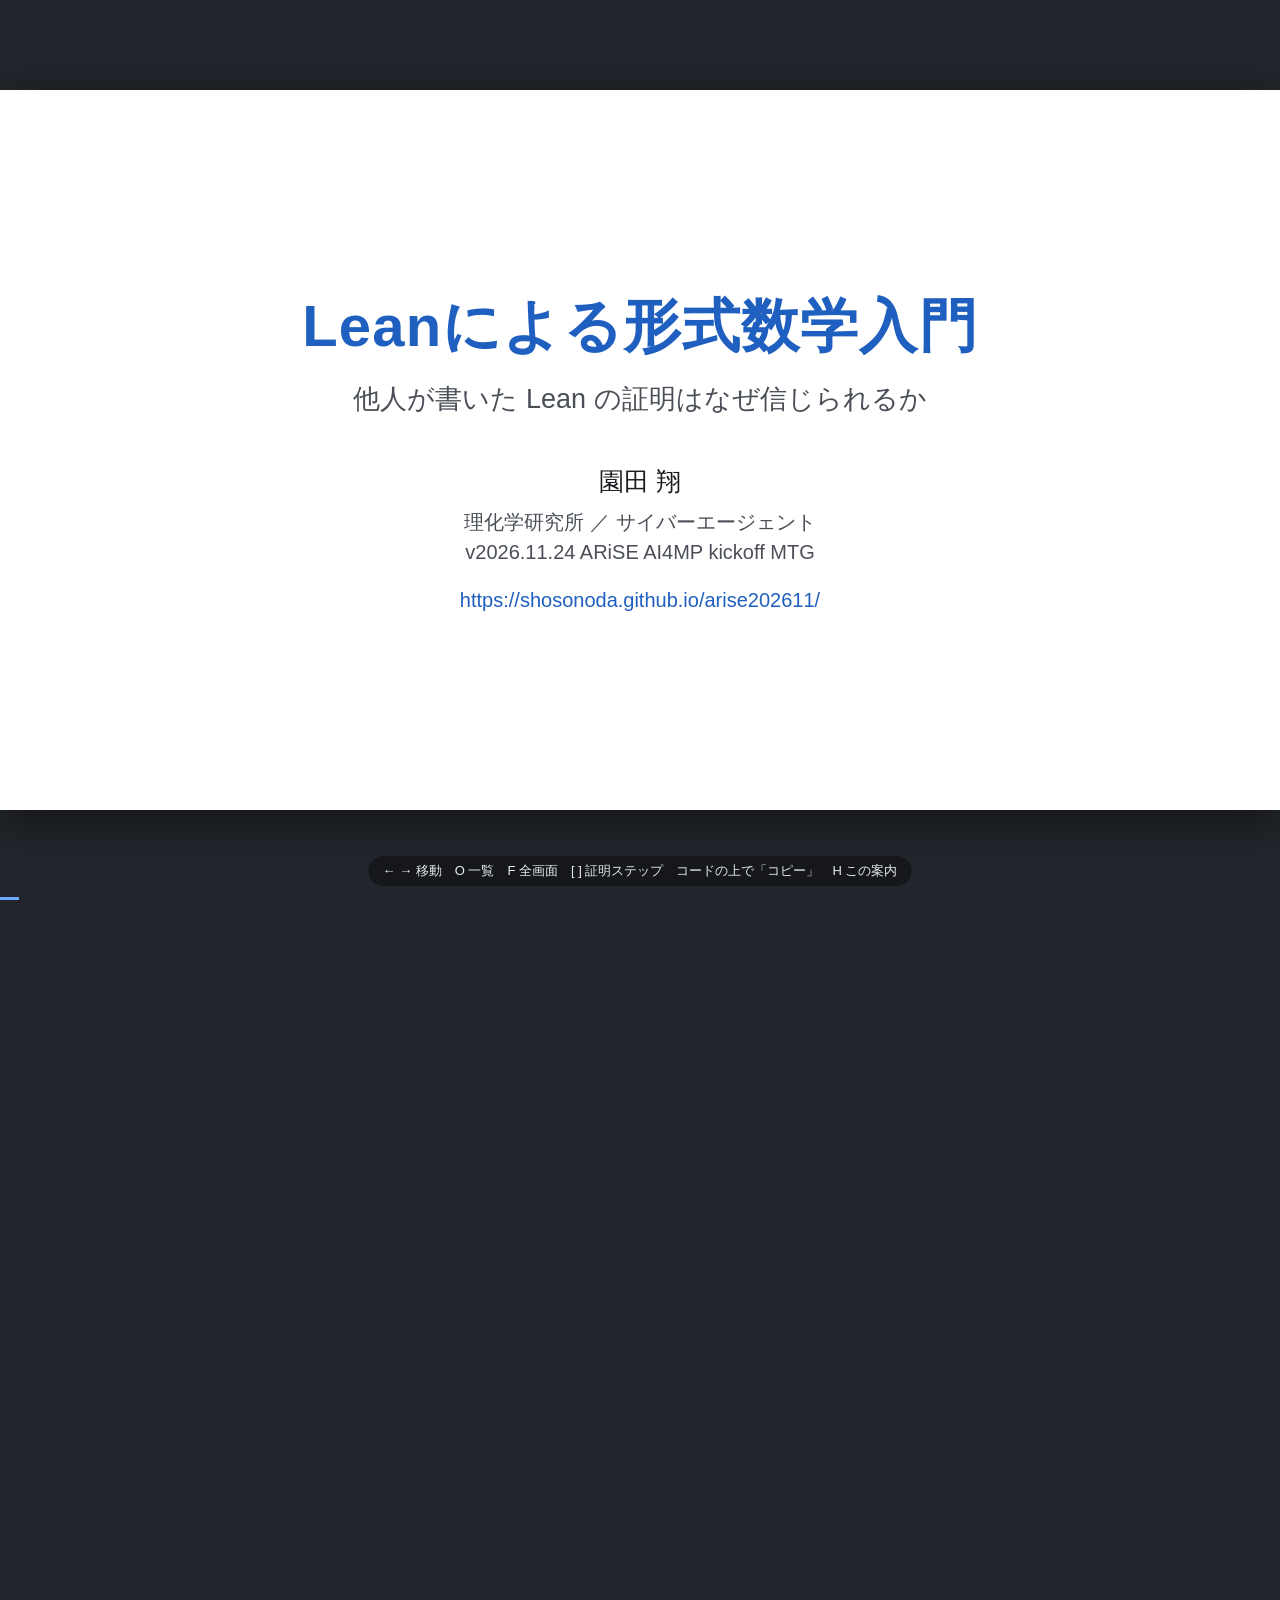
<file: index.html>
<!doctype html>
<html lang="ja">
<head>
<meta charset="utf-8">
<title>Leanによる形式数学入門</title>
<meta http-equiv="refresh" content="0; url=slides/lean-overview-ja.html">
<link rel="canonical" href="slides/lean-overview-ja.html">
</head>
<body>
<p><a href="slides/lean-overview-ja.html">スライド「Leanによる形式数学入門」を開く</a></p>
</body>
</html>
</file>
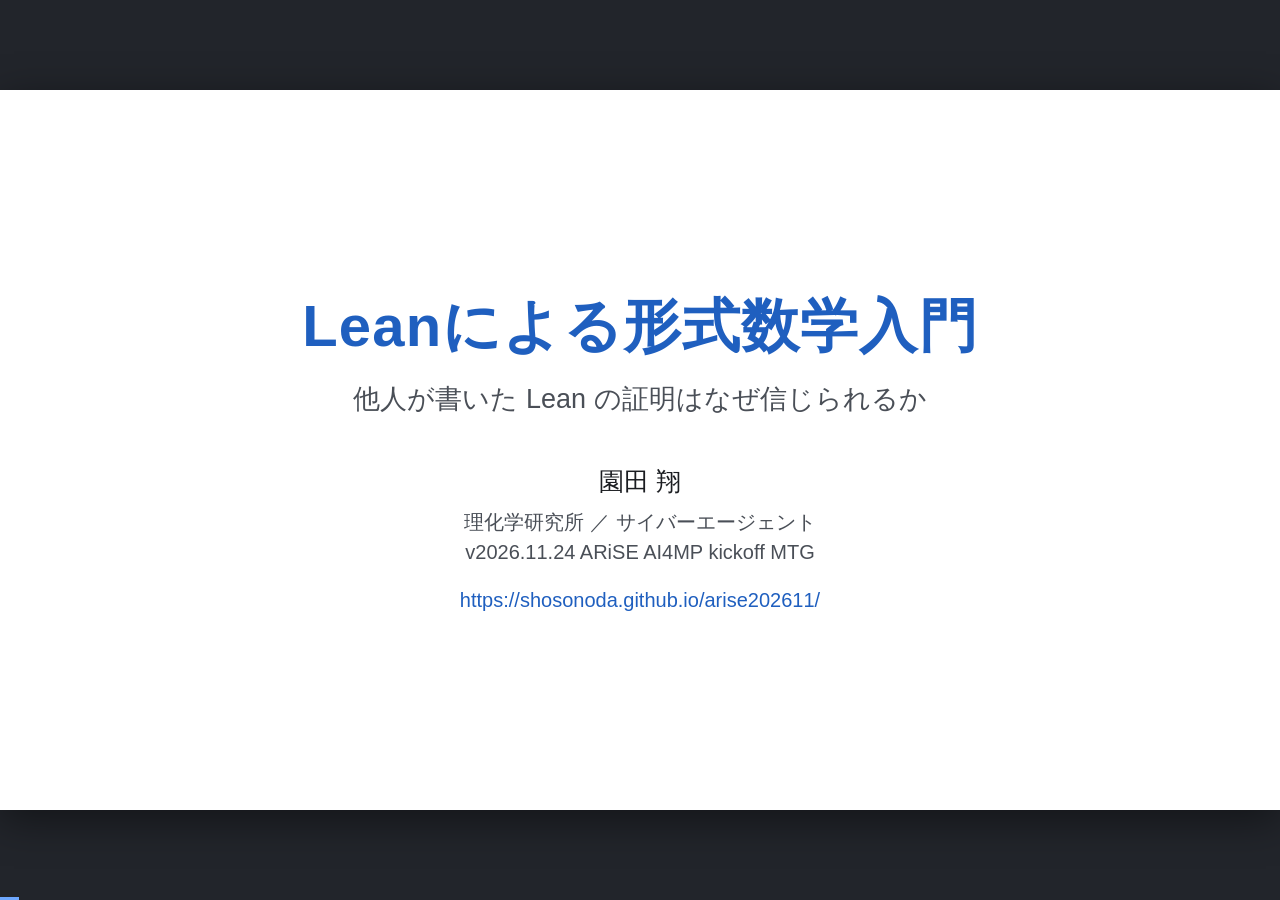
<file: slides/lean-overview-ja.html>
<!doctype html>
<html lang="ja">
<head>
<meta charset="utf-8">
<meta name="viewport" content="width=device-width, initial-scale=1">
<title>Leanによる形式数学入門 — 他人が書いた Lean の証明はなぜ信じられるか</title>
<meta name="author" content="園田 翔">
<link rel="stylesheet" href="deck/katex/katex.min.css">
<link rel="stylesheet" href="deck/deck.css">
<!--
  編集の手引き
  - 1 枚のスライドは <section class="slide"> … </section>．見出しは <h2>．
  - 章の扉は <section class="slide divider">．以降のスライドの左下に章名が出る．
  - 段組は <div class="cols">（c32, c23, c21, c12, c3 などで比率を変える）．
  - コードは <pre><code class="language-lean"> … </code></pre>．読み込み時に色が付く．
    コードの中の < と & は &lt; &amp; と書く．<pre data-hl="2,4-6"> で行を強調．
    文字を小さくするには <pre class="s">, "xs", "xxs"．
    コードブロックには「コピー」ボタンが自動で付く（付けたくないときは <pre data-nocopy>）．
    1 行目が長いブロックでは，文字を隠さないよう，マウスを置いたときだけボタンが出る．
    見出しや文中でも <code class="language-bash">…</code> と書けば色が付く．
  - 数式は $…$ と $$…$$（KaTeX）．数式の中の < は \lt と書く．
  - 証明図は <div class="ptree"> の中に <div class="pt"> を入れ子にして書く（前提の .pt を先に，結論の .f と規則名の .r を後に）．
  - キー操作: ← → 移動，O 一覧（はみ出したスライドに赤い印），F 全画面，[ ] 証明ステップ．
  - PDF にするにはブラウザの印刷（用紙サイズは自動で 16:9）．
  - 表紙の版（v2026.11.23 の形）は，内容を更新したら書き換える．
-->
</head>
<body>
<main class="deck">

<!-- ======================================================================
     表紙
     ====================================================================== -->

<section class="slide title">
  <h1>Leanによる形式数学入門</h1>
  <div class="subtitle">他人が書いた Lean の証明はなぜ信じられるか</div>
  <div class="author">園田 翔</div>
  <div class="affil">理化学研究所 ／ サイバーエージェント</div>
  <div class="date">v2026.11.24 ARiSE AI4MP kickoff MTG</div>
  <div class="url"><a href="https://shosonoda.github.io/arise202611/">https://shosonoda.github.io/arise202611/</a></div>
</section>

<section class="slide">
  <h2>今日の内容</h2>
  <div class="cols c32">
    <div>
      <ol class="small">
        <li><strong>Lean で何ができるか</strong><br>
          <span class="muted">Lean とは，例，対話的な証明，形式化の利点と到達範囲</span></li>
        <li><strong>形式証明の仕組み</strong><br>
          <span class="muted">証明の行間を埋める，自然演繹の推論規則，推論規則だけで書いた証明図</span></li>
        <li><strong>Lean の仕組み</strong><br>
          <span class="muted">型による証明，定理・定義の書き方，タクティク，Lean の内部</span></li>
        <li><strong>なぜ・いつ信頼できるか</strong><br>
          <span class="muted">カーネルと公理，無矛盾性，ジャンク値，<code>lake comparator</code></span></li>
        <li><strong>AI を使わない形式化</strong><br>
          <span class="muted">環境構築，<code>lake new … math</code>，日々の作業，Mathlib の読み方</span></li>
        <li><strong>AI を使った形式化</strong><br>
          <span class="muted">LeanArchitect と Comparator を使うように指示して，待つ</span></li>
        <li><strong>具体例</strong><br>
          <span class="muted">物理数学（正準交換関係，Fourier 変換），制御理論（Lyapunov 関数）</span></li>
        <li><strong>実際の形式化事例</strong><br>
          <span class="muted">Mathlib，Lean Rademacher，Lean Ridgelet，Fermat の最終定理，Navier–Stokes，Physlib，Riemann 予想の検証</span></li>
      </ol>
    </div>
    <div>
      <div class="box key info">
        <h3>この講義の問い</h3>
        <p class="small mb0"><strong>他人（や AI）が書いた Lean の証明を，なぜ・いつ信じてよいのか．</strong></p>
      </div>
      <div class="box plain">
        <h3>持ち帰ってほしいこと</h3>
        <ul class="small mb0">
          <li>形式証明は，証明の行間を<em>推論規則だけ</em>で埋めたもの．検査は機械的な計算（<em>型検査</em>）になる</li>
          <li>信頼すべきものは小さい：<em>カーネル</em>，<em>公理</em>，<em>定理の主張</em></li>
          <li>だから，正しさを確かめるために証明を読む必要はない．人間は「主張が意図どおりか」を読む</li>
        </ul>
      </div>
      <p class="note">Lean を「書ける」ようになるには時間がかかるので，今日は「読める・確かめられる」ことを目標にする．<br>
        スライド中の Lean コードは <strong>Lean 4.36.0 / Mathlib v4.36.0</strong> で動作を確認した（2026-11-23）．各プロジェクトから引用したコードは，それぞれのリポジトリが固定している版のもの．</p>
    </div>
  </div>
</section>

<!-- ======================================================================
     1. Lean で何ができるか
     ====================================================================== -->

<section class="slide divider">
  <div class="num">1</div>
  <h2>Lean で何ができるか</h2>
  <p>定義・定理・証明を書くと，計算機が証明を検査する</p>
</section>

<section class="slide">
  <h2>Lean とは</h2>
  <div class="triad">
    <div class="card">
      <div class="hd">定義</div>
      <div class="sub">プログラムでいう「データ型」</div>
      <p><code>def</code>, <code>structure</code>, <code>inductive</code>, <code>class</code> で数学的対象を定義する</p>
    </div>
    <div class="card">
      <div class="hd">定理</div>
      <div class="sub">プログラムでいう「仕様」</div>
      <p>命題論理・述語論理を使って，主張（仮定と結論）を書く</p>
    </div>
    <div class="card">
      <div class="hd">証明</div>
      <div class="sub">プログラムでいう「実装」</div>
      <p>三段論法，場合分け，帰納法，背理法などの推論を 1 ステップずつ書く</p>
    </div>
  </div>
  <div class="box info center"><strong>計算機が「実装（証明）が仕様（定理）を満たすこと」を検査する．</strong></div>
  <div class="cols mt">
    <ul>
      <li><strong>Lean 4</strong>：プログラミング言語であり，対話型の定理証明支援系<br>
        <span class="small muted">L. de Moura らが開発．2023 年から Lean FRO が開発を担う</span></li>
      <li>論理は<strong>依存型理論</strong><span class="small muted">（型の中に値が現れてよい型理論）</span></li>
    </ul>
    <ul>
      <li><strong>Mathlib</strong>：コミュニティが育てている数学ライブラリ<br>
        <span class="small muted">代数，解析，測度論，確率論，位相，…</span></li>
      <li>他の証明支援系：Rocq (Coq)，Isabelle/HOL，HOL Light，Agda，Mizar，Metamath など<br>
        <span class="small muted">論理の土台（依存型理論，高階論理，集合論）が異なる</span></li>
    </ul>
  </div>
</section>

<section class="slide">
  <h2>例：6 は偶数である</h2>
  <div class="cols c32">
    <div>
<pre class="l"><code class="language-lean">import Mathlib

/-- 定義：自然数 n が偶数であるとは，
    ある自然数 k が存在して n = 2 * k と書けること． -/
def IsEven (n : ℕ) : Prop :=
  ∃ k : ℕ, n = 2 * k

/-- 定理：6 は偶数である． -/
theorem six_is_even : IsEven 6 := by
  -- 主張：6 = 2 * 3
  have six_eq : 6 = 2 * 3 := by decide
  -- 3 が IsEven 6 の証拠である
  exact ⟨3, six_eq⟩

/-- 同じ定理．証拠 3 を渡す（残りは rfl で閉じる）． -/
theorem six_is_even' : IsEven 6 := by
  use 3</code></pre>
    </div>
    <div>
      <h3 class="rule">読み方</h3>
      <ul class="small">
        <li><code>IsEven</code> は，自然数を受け取って<strong>命題</strong>を返す関数（述語）</li>
        <li><code>def</code> が<strong>定義</strong>，<code>theorem</code> が<strong>定理</strong>，<code>:=</code> の後が<strong>証明</strong><span class="muted">（書き方は第 3 部）</span></li>
        <li><code>by</code> の後は<strong>タクティク</strong>（証明の 1 ステップ）の列</li>
        <li><code>⟨3, six_eq⟩</code> は「証拠 3」と「3 が条件を満たすことの証明」の組</li>
        <li><code>decide</code> は，計算で真偽を判定する．<code>use 3</code> は証拠 3 を渡す<span class="muted">（残りが <code>rfl</code> で済めば，そこで閉じる）</span></li>
      </ul>
      <div class="box plain small">
        ブラウザで試せる：<a href="https://live.lean-lang.org/">live.lean-lang.org</a><br>
        <span class="muted">左のコードの「コピー」を押して，貼り付けるだけで動く</span>
      </div>
    </div>
  </div>
</section>

<section class="slide">
  <h2>対話的に証明する</h2>
  <div class="stepper" data-start="0">
<pre class="l"><code class="language-lean">def IsEven (n : ℕ) : Prop :=
  ∃ k : ℕ, n = 2 * k

theorem six_is_even : IsEven 6 := by
  have six_eq : 6 = 2 * 3 := by decide
  exact ⟨3, six_eq⟩</code></pre>
    <div class="infoview">
      <div class="state" data-line="4" data-cap="by の直後：示すべきこと（ゴール）が 1 つある">
<pre><code class="language-goal">⊢ IsEven 6</code></pre>
        <p>まだ仮定はない．</p>
      </div>
      <div class="state" data-line="5" data-cap="have … の後：仮定が 1 つ増えた">
<pre><code class="language-goal">six_eq : 6 = 2 * 3
⊢ IsEven 6</code></pre>
        <p>補題 <code>six_eq</code> が使えるようになった．ゴールは同じ．</p>
      </div>
      <div class="state" data-line="6" data-cap="exact … の後：証明終わり">
<pre><code class="language-goal">No goals</code></pre>
        <p>ゴールがすべて閉じた．</p>
      </div>
    </div>
  </div>
  <div class="cols c32 mt2">
    <div>
      <ul>
        <li>エディタ（VS Code）の右側 <strong>Infoview</strong> に，カーソル位置での<strong>ゴール</strong>が表示される</li>
        <li><code>⊢</code> の上：いま使える変数と仮定（<strong>ローカルコンテキスト</strong> $\Gamma$）<br>
            <code>⊢</code> の下：これから示すこと</li>
        <li>タクティクを 1 行書くたびに，ゴールが書き換わる</li>
      </ul>
      <p class="note">上の図は Infoview の表示を再現したもの．コードの行をクリックするか，◀ ▶（キーボードでは <code>[</code> <code>]</code>）で進められる．</p>
    </div>
    <figure>
      <img src="../assets/lean4web.png" alt="lean4web の画面" style="width: 100%;">
      <figcaption>ブラウザ環境 lean4web での実行例（右が Infoview）</figcaption>
    </figure>
  </div>
</section>

<section class="slide">
  <h2>形式化できると何が嬉しいか</h2>
  <div class="cols c56">
    <div>
      <ul>
        <li>定理の<strong>主張</strong>（仮定と結論）が曖昧さなく定まる</li>
        <li>証明の正しさを<strong>機械的に検証</strong>できる</li>
        <li>知識を<strong>再利用できる形</strong>で蓄積できる<span class="small muted">　例：Mathlib</span></li>
        <li>証明の構造が見える<span class="small muted">　例：blueprint，依存グラフ</span></li>
        <li>証明を整理する過程で，<strong>隠れた仮定</strong>や<strong>より強い主張</strong>が見つかる</li>
        <li><strong>AI の検証器</strong>になる：AI が 1 人で試行錯誤でき，誤った証明は通らない</li>
      </ul>
      <div class="box plain small">
        物理・工学の文脈では：「この式変形はどの仮定の下で正しいのか」
        「この近似はどこで入ったのか」を，計算機が追跡してくれる．
      </div>
    </div>
    <div>
      <figure>
        <img src="../assets/dependency-graph-sec03.png" alt="blueprint の依存グラフ"
             style="width: 100%; aspect-ratio: 2072 / 960; object-fit: cover; object-position: bottom;">
        <figcaption>依存グラフ：定義と定理がノード，「どれを使って示したか」が辺．色は進み具合</figcaption>
      </figure>
      <figure class="mt">
        <img src="../assets/ridgelet-blueprint.png" alt="Lean Ridgelet の blueprint"
             style="height: 204px; aspect-ratio: 820 / 505; object-fit: cover; object-position: top;">
        <figcaption>blueprint（Lean Ridgelet）：定義の LaTeX 表記と Lean コードが並ぶ</figcaption>
      </figure>
    </div>
  </div>
</section>

<section class="slide">
  <h2>どこまで形式化できるか</h2>
  <div class="cols c21">
    <div>
      <ul>
        <li>現代の（典型的な）数学は記述できる
          <ul class="small">
            <li>依存型理論：<strong>Lean</strong>，Rocq (Coq)，Agda</li>
            <li>高階論理：Isabelle/HOL，HOL Light</li>
            <li>集合論：Mizar，Metamath</li>
          </ul>
        </li>
        <li>数学ライブラリ
          <ul class="small">
            <li><strong>Mathlib</strong> (Lean)：代数，位相，解析，確率，幾何，組合せ論，論理，…</li>
            <li>MathComp (Rocq)，AFP (Isabelle)，MML (Mizar)</li>
          </ul>
        </li>
        <li>Mathlib の外（Lean）
          <ul class="small">
            <li><strong>Reservoir</strong>：Lean パッケージの索引</li>
            <li>CSLib（計算機科学），<strong>Physlib</strong>（物理学），StatMLlib（統計・機械学習）</li>
            <li>Formal Conjectures（Google DeepMind）：未解決問題を Lean の主張として集めたもの</li>
          </ul>
        </li>
        <li>国内の事例：Lean Rademacher（統計的学習理論），Lean Quantum（量子情報），Lean Ridgelet（関数解析），Leray–Hopf 対訳ノート（微分方程式），測度論と積分，東大数学 2026</li>
      </ul>
    </div>
    <figure>
      <img src="../assets/mathlib-overview.png" alt="Mathlib overview" style="max-height: 530px;">
      <figcaption>Mathlib overview</figcaption>
    </figure>
  </div>
</section>

<!-- ======================================================================
     2. 形式証明の仕組み
     ====================================================================== -->

<section class="slide divider">
  <div class="num">2</div>
  <h2>形式証明の仕組み</h2>
  <p>証明の行間を，推論規則だけで埋める．原理的には，紙と鉛筆でできる</p>
</section>

<section class="slide">
  <h2>形式証明とは：証明の「行間」を埋める方法</h2>
  <div class="cols">
    <div>
      <div class="box plain">
        <h3>ふつうの証明（教科書・論文）</h3>
        <p class="small mb0"><strong>命題．</strong>偶数と偶数の和は偶数である．<br>
          <strong>証明．</strong>$m = 2a$，$n = 2b$ <span class="gapword">と書ける</span>．<span class="gapword">すると</span> $m + n = 2(a + b)$．<span class="gapword">よって</span> $m + n$ は偶数．$\blacksquare$</p>
      </div>
      <ul class="small">
        <li>色を付けた言葉の裏に，書かれていない推論がある（<strong>行間</strong>）．「明らかに」「同様に」「計算すると」も同じ</li>
        <li>行間が正しく埋まるかどうかの判断は，読者（査読者）に委ねられている</li>
      </ul>
    </div>
    <div>
      <div class="box info">
        <h3>形式証明</h3>
        <p class="small mb0"><strong>主張</strong>と<strong>公理</strong>（および定義，すでに示した定理）を，あらかじめ決めた<strong>推論規則だけ</strong>でつないだもの．行間が 1 つも残っていない証明．</p>
      </div>
      <ul class="small">
        <li>推論規則は，十数個の決まった型<span class="muted">（次ページ：<strong>自然演繹</strong>）</span></li>
        <li>各ステップで「どの規則を，どこに使ったか」まで書く．</li>
      </ul>
    </div>
  </div>
  <svg viewBox="0 0 1168 188" role="img" aria-label="ふつうの証明の行間と，形式証明での推論規則の列" style="width: 100%; margin: 2px 0 8px 0;">
  <defs><marker id="ga" viewBox="0 0 10 10" refX="9" refY="5" markerWidth="6" markerHeight="6" orient="auto"><path d="M0,0 L10,5 L0,10 z" fill="#1f5fbf"/></marker><marker id="gb" viewBox="0 0 10 10" refX="9" refY="5" markerWidth="7" markerHeight="7" orient="auto"><path d="M0,0 L10,5 L0,10 z" fill="#b98400"/></marker></defs>
  <text class="t-body" x="0" y="63" font-size="16" font-weight="700" fill="#1b1d21">ふつうの証明</text>
  <text class="t-body" x="0" y="155" font-size="16" font-weight="700" fill="#1f5fbf">形式証明</text>
  <line x1="190" y1="70" x2="190" y2="138" stroke="#d9dde3" stroke-width="1.5" stroke-dasharray="3 4"/>
  <line x1="490" y1="70" x2="490" y2="138" stroke="#d9dde3" stroke-width="1.5" stroke-dasharray="3 4"/>
  <line x1="790" y1="70" x2="790" y2="138" stroke="#d9dde3" stroke-width="1.5" stroke-dasharray="3 4"/>
  <line x1="1090" y1="70" x2="1090" y2="138" stroke="#d9dde3" stroke-width="1.5" stroke-dasharray="3 4"/>
  <path d="M202,58 Q340.0,14 477,55" fill="none" stroke="#b98400" stroke-width="2.2" stroke-dasharray="7 6" marker-end="url(#gb)"/>
  <rect x="294.0" y="13" width="92" height="24" rx="4" fill="#fff3c4" stroke="#e0a800"/>
  <text class="t-body" x="340.0" y="30" font-size="14.5" text-anchor="middle" fill="#1b1d21">「と書ける」</text>
  <path d="M502,58 Q640.0,14 777,55" fill="none" stroke="#b98400" stroke-width="2.2" stroke-dasharray="7 6" marker-end="url(#gb)"/>
  <rect x="594.0" y="13" width="92" height="24" rx="4" fill="#fff3c4" stroke="#e0a800"/>
  <text class="t-body" x="640.0" y="30" font-size="14.5" text-anchor="middle" fill="#1b1d21">「すると」</text>
  <path d="M802,58 Q940.0,14 1077,55" fill="none" stroke="#b98400" stroke-width="2.2" stroke-dasharray="7 6" marker-end="url(#gb)"/>
  <rect x="894.0" y="13" width="92" height="24" rx="4" fill="#fff3c4" stroke="#e0a800"/>
  <text class="t-body" x="940.0" y="30" font-size="14.5" text-anchor="middle" fill="#1b1d21">「よって」</text>
  <circle cx="190" cy="58" r="8" fill="#4a4f57"/>
  <text class="t-body halo" x="190" y="88" font-size="14.5" text-anchor="middle" fill="#1b1d21">m，n は偶数</text>
  <circle cx="490" cy="58" r="8" fill="#4a4f57"/>
  <text class="t-body halo" x="490" y="88" font-size="14.5" text-anchor="middle" fill="#1b1d21">m = 2a，n = 2b</text>
  <circle cx="790" cy="58" r="8" fill="#4a4f57"/>
  <text class="t-body halo" x="790" y="88" font-size="14.5" text-anchor="middle" fill="#1b1d21">m + n = 2(a + b)</text>
  <circle cx="1090" cy="58" r="8" fill="#4a4f57"/>
  <text class="t-body halo" x="1090" y="88" font-size="14.5" text-anchor="middle" fill="#1b1d21">m + n は偶数</text>
  <line x1="200.0" y1="150" x2="243.0" y2="150" stroke="#1f5fbf" stroke-width="2" marker-end="url(#ga)"/>
  <text class="t-body" x="220.0" y="141" font-size="11.5" text-anchor="middle" fill="#1f5fbf">定義</text>
  <circle cx="250.0" cy="150" r="3.5" fill="#fff" stroke="#1f5fbf" stroke-width="1.6"/>
  <line x1="256.0" y1="150" x2="303.0" y2="150" stroke="#1f5fbf" stroke-width="2" marker-end="url(#ga)"/>
  <text class="t-body" x="280.0" y="141" font-size="11.5" text-anchor="middle" fill="#1f5fbf">∃ 除去</text>
  <circle cx="310.0" cy="150" r="3.5" fill="#fff" stroke="#1f5fbf" stroke-width="1.6"/>
  <line x1="316.0" y1="150" x2="363.0" y2="150" stroke="#1f5fbf" stroke-width="2" marker-end="url(#ga)"/>
  <text class="t-body" x="340.0" y="141" font-size="11.5" text-anchor="middle" fill="#1f5fbf">∃ 除去</text>
  <circle cx="370.0" cy="150" r="3.5" fill="#fff" stroke="#1f5fbf" stroke-width="1.6"/>
  <line x1="376.0" y1="150" x2="423.0" y2="150" stroke="#1f5fbf" stroke-width="2" marker-end="url(#ga)"/>
  <text class="t-body" x="400.0" y="141" font-size="11.5" text-anchor="middle" fill="#1f5fbf">＝ 導入</text>
  <circle cx="430.0" cy="150" r="3.5" fill="#fff" stroke="#1f5fbf" stroke-width="1.6"/>
  <line x1="436.0" y1="150" x2="479.0" y2="150" stroke="#1f5fbf" stroke-width="2" marker-end="url(#ga)"/>
  <text class="t-body" x="460.0" y="141" font-size="11.5" text-anchor="middle" fill="#1f5fbf">＝ 除去</text>
  <line x1="500.0" y1="150" x2="543.0" y2="150" stroke="#1f5fbf" stroke-width="2" marker-end="url(#ga)"/>
  <text class="t-body" x="520.0" y="141" font-size="11.5" text-anchor="middle" fill="#1f5fbf">＝ 除去</text>
  <circle cx="550.0" cy="150" r="3.5" fill="#fff" stroke="#1f5fbf" stroke-width="1.6"/>
  <line x1="556.0" y1="150" x2="603.0" y2="150" stroke="#1f5fbf" stroke-width="2" marker-end="url(#ga)"/>
  <text class="t-body" x="580.0" y="141" font-size="11.5" text-anchor="middle" fill="#1f5fbf">公理</text>
  <circle cx="610.0" cy="150" r="3.5" fill="#fff" stroke="#1f5fbf" stroke-width="1.6"/>
  <line x1="616.0" y1="150" x2="663.0" y2="150" stroke="#1f5fbf" stroke-width="2" marker-end="url(#ga)"/>
  <text class="t-body" x="640.0" y="141" font-size="11.5" text-anchor="middle" fill="#1f5fbf">∀ 除去</text>
  <circle cx="670.0" cy="150" r="3.5" fill="#fff" stroke="#1f5fbf" stroke-width="1.6"/>
  <line x1="676.0" y1="150" x2="723.0" y2="150" stroke="#1f5fbf" stroke-width="2" marker-end="url(#ga)"/>
  <text class="t-body" x="700.0" y="141" font-size="11.5" text-anchor="middle" fill="#1f5fbf">＝ 除去</text>
  <circle cx="730.0" cy="150" r="3.5" fill="#fff" stroke="#1f5fbf" stroke-width="1.6"/>
  <line x1="736.0" y1="150" x2="779.0" y2="150" stroke="#1f5fbf" stroke-width="2" marker-end="url(#ga)"/>
  <text class="t-body" x="760.0" y="141" font-size="11.5" text-anchor="middle" fill="#1f5fbf">＝ 除去</text>
  <line x1="800.0" y1="150" x2="843.0" y2="150" stroke="#1f5fbf" stroke-width="2" marker-end="url(#ga)"/>
  <text class="t-body" x="820.0" y="141" font-size="11.5" text-anchor="middle" fill="#1f5fbf">∃ 導入</text>
  <circle cx="850.0" cy="150" r="3.5" fill="#fff" stroke="#1f5fbf" stroke-width="1.6"/>
  <line x1="856.0" y1="150" x2="903.0" y2="150" stroke="#1f5fbf" stroke-width="2" marker-end="url(#ga)"/>
  <text class="t-body" x="880.0" y="141" font-size="11.5" text-anchor="middle" fill="#1f5fbf">∃ 除去</text>
  <circle cx="910.0" cy="150" r="3.5" fill="#fff" stroke="#1f5fbf" stroke-width="1.6"/>
  <line x1="916.0" y1="150" x2="963.0" y2="150" stroke="#1f5fbf" stroke-width="2" marker-end="url(#ga)"/>
  <text class="t-body" x="940.0" y="141" font-size="11.5" text-anchor="middle" fill="#1f5fbf">∃ 除去</text>
  <circle cx="970.0" cy="150" r="3.5" fill="#fff" stroke="#1f5fbf" stroke-width="1.6"/>
  <line x1="976.0" y1="150" x2="1023.0" y2="150" stroke="#1f5fbf" stroke-width="2" marker-end="url(#ga)"/>
  <text class="t-body" x="1000.0" y="141" font-size="11.5" text-anchor="middle" fill="#1f5fbf">→ 導入</text>
  <circle cx="1030.0" cy="150" r="3.5" fill="#fff" stroke="#1f5fbf" stroke-width="1.6"/>
  <line x1="1036.0" y1="150" x2="1079.0" y2="150" stroke="#1f5fbf" stroke-width="2" marker-end="url(#ga)"/>
  <text class="t-body" x="1060.0" y="141" font-size="11.5" text-anchor="middle" fill="#1f5fbf">∀ 導入</text>
  <circle cx="190" cy="150" r="8" fill="#1f5fbf"/>
  <circle cx="490" cy="150" r="8" fill="#1f5fbf"/>
  <circle cx="790" cy="150" r="8" fill="#1f5fbf"/>
  <circle cx="1090" cy="150" r="8" fill="#1f5fbf"/>
  <text class="t-body" x="640.0" y="180" font-size="13.5" text-anchor="middle" fill="#4a4f57">矢印 1 本が，推論規則 1 回の適用．規則の形に合っているかどうかは，機械的に確かめられる</text>
  </svg>
  <div class="box key info center small"><strong>形式化 ＝ 行間をすべて，推論規則の適用に置き換えること．</strong>
    数学の内容は変わらない．同じ証明を，機械的に検査できる細かさまで書き下す．</div>
</section>

<section class="slide">
  <h2>自然演繹の推論規則 (1)：命題論理</h2>
  <p class="small">$\Gamma \vdash P$ は「仮定 $\Gamma$ のもとで $P$ が導ける」と読む（Infoview の <code>⊢</code> と同じ）．横線の上が前提，下が結論．<strong>導入</strong>は示し方，<strong>除去</strong>は使い方．</p>
  <table class="full rules tight">
    <thead><tr><th></th><th>規則</th><th>図式</th><th>数学での言い回し（例）</th></tr></thead>
    <tbody>
      <tr><td class="sym" rowspan="2">$\to$</td><td class="nm">$\to$ 導入</td>
        <td class="fig">$\dfrac{\Gamma,\ P \vdash Q}{\Gamma \vdash P \to Q}$</td>
        <td>「$n$ は偶数と<strong>仮定する</strong>．…ゆえに $n^2$ は偶数」で，「偶数の 2 乗は偶数」を示す</td></tr>
      <tr class="sep"><td class="nm">$\to$ 除去<small>三段論法</small></td>
        <td class="fig">$\dfrac{\Gamma \vdash P \to Q \quad \Gamma \vdash P}{\Gamma \vdash Q}$</td>
        <td>「微分可能ならば連続である．$f$ は微分可能である．<strong>ゆえに</strong> $f$ は連続である」</td></tr>
      <tr><td class="sym" rowspan="2">$\land$</td><td class="nm">$\land$ 導入</td>
        <td class="fig">$\dfrac{\Gamma \vdash P \quad \Gamma \vdash Q}{\Gamma \vdash P \land Q}$</td>
        <td>「$f$ は単射<strong>かつ</strong>全射」を示すには，単射性と全射性をそれぞれ示す</td></tr>
      <tr class="sep"><td class="nm">$\land$ 除去</td>
        <td class="fig">$\dfrac{\Gamma \vdash P \land Q}{\Gamma \vdash P}\quad \dfrac{\Gamma \vdash P \land Q}{\Gamma \vdash Q}$</td>
        <td>「$f$ は全単射である．<strong>特に</strong>単射である」</td></tr>
      <tr><td class="sym" rowspan="2">$\lor$</td><td class="nm">$\lor$ 導入</td>
        <td class="fig">$\dfrac{\Gamma \vdash P}{\Gamma \vdash P \lor Q}\quad \dfrac{\Gamma \vdash Q}{\Gamma \vdash P \lor Q}$</td>
        <td>「$x &gt; 0$ である．<strong>したがって</strong> $x \ge 0$（$x &gt; 0$ または $x = 0$）である」</td></tr>
      <tr class="sep"><td class="nm">$\lor$ 除去<small>場合分け</small></td>
        <td class="fig">$\dfrac{\Gamma \vdash P \lor Q \quad \Gamma,\ P \vdash R \quad \Gamma,\ Q \vdash R}{\Gamma \vdash R}$</td>
        <td>「$x \ge 0$ の<strong>とき</strong>…．$x &lt; 0$ の<strong>とき</strong>…．<strong>いずれの場合も</strong> $|x| \ge x$」</td></tr>
      <tr><td class="sym" rowspan="2">$\lnot$</td><td class="nm">$\lnot$ 導入</td>
        <td class="fig">$\dfrac{\Gamma,\ P \vdash \bot}{\Gamma \vdash \lnot P}$</td>
        <td>「$\sqrt2$ が有理数であると仮定すると<strong>矛盾する</strong>．ゆえに $\sqrt2$ は有理数でない」</td></tr>
      <tr class="sep"><td class="nm">矛盾<small>$\lnot$ 除去，$\bot$ 除去</small></td>
        <td class="fig">$\dfrac{\Gamma \vdash P \quad \Gamma \vdash \lnot P}{\Gamma \vdash \bot}\quad \dfrac{\Gamma \vdash \bot}{\Gamma \vdash Q}$</td>
        <td>「これは仮定に<strong>矛盾する</strong>」．矛盾（$\bot$）からは，どんな命題も導ける（<strong>爆発律</strong>）．<br>
          爆発律は，直観主義論理でも採用する</td></tr>
      <tr><td class="sym"></td><td class="nm">古典論理<small>どれか 1 つを加える</small></td>
        <td class="fig"><span class="cap3"><span>$\dfrac{\Gamma,\ \lnot P \vdash \bot}{\Gamma \vdash P}$<small>背理法</small></span><span>$\dfrac{\Gamma \vdash \lnot\lnot P}{\Gamma \vdash P}$<small>二重否定除去</small></span><span>$\dfrac{}{\ \Gamma \vdash P \lor \lnot P\ }$<small>排中律</small></span></span></td>
        <td>「解が存在しないと仮定すると矛盾する．<strong>ゆえに解は存在する</strong>」<span class="muted">（肯定が出る）</span><br>
          この 3 つは，<strong>直観主義論理の上で互いに同値</strong>．どれを加えても同じ</td></tr>
    </tbody>
  </table>
  <p class="note mb0"><strong>直観主義論理</strong>は，上の表から最後の行を除いた規則（爆発律は含む）だけの論理．
    同値であること：背理法と二重否定除去は，$\lnot$ 導入と $\lnot$ 除去で互いに導ける．
    排中律から二重否定除去は，「$P$ ならそのまま．$\lnot P$ なら $\lnot\lnot P$ と矛盾し，<strong>爆発律</strong>で $P$」．
    逆は，$\lnot\lnot(P \lor \lnot P)$ が直観主義論理で証明できることから出る．</p>
</section>

<section class="slide">
  <h2>自然演繹の推論規則 (2)：述語論理と等号</h2>
  <table class="full rules">
    <thead><tr><th></th><th>規則</th><th>図式</th><th>数学での言い回し（例）</th></tr></thead>
    <tbody>
      <tr><td class="sym" rowspan="2">$\forall$</td><td class="nm">$\forall$ 導入</td>
        <td class="fig">$\dfrac{\Gamma \vdash P(x)}{\Gamma \vdash \forall x,\ P(x)}$<span class="muted">　$x$ は $\Gamma$ に現れない</span></td>
        <td>「$\varepsilon &gt; 0$ を<strong>任意にとる</strong>．…」と書いて，「任意の $\varepsilon &gt; 0$ に対して…」を示す</td></tr>
      <tr class="sep"><td class="nm">$\forall$ 除去</td>
        <td class="fig">$\dfrac{\Gamma \vdash \forall x,\ P(x)}{\Gamma \vdash P(t)}$</td>
        <td>「すべての $x$ で $f(x) \le M$．<strong>特に</strong> $x = 0$ として $f(0) \le M$」</td></tr>
      <tr><td class="sym" rowspan="2">$\exists$</td><td class="nm">$\exists$ 導入</td>
        <td class="fig">$\dfrac{\Gamma \vdash P(t)}{\Gamma \vdash \exists x,\ P(x)}$</td>
        <td>「$6 = 2 \cdot 3$．ゆえに $6 = 2k$ となる $k$ が存在する」（$k = 3$ <strong>ととればよい</strong>）</td></tr>
      <tr class="sep"><td class="nm">$\exists$ 除去</td>
        <td class="fig">$\dfrac{\Gamma \vdash \exists x,\ P(x) \quad \Gamma,\ P(c) \vdash R}{\Gamma \vdash R}$<span class="muted">　$c$ は新しい変数</span></td>
        <td>「$n$ は偶数だから，$n = 2k$ となる $k$ を <strong>1 つとる</strong>．…」</td></tr>
      <tr><td class="sym" rowspan="2">$=$</td><td class="nm">$=$ 導入<small>反射律</small></td>
        <td class="fig">$\dfrac{}{\ \Gamma \vdash t = t\ }$</td>
        <td>「$t = t$」（同じものは等しい）</td></tr>
      <tr><td class="nm">$=$ 除去<small>代入</small></td>
        <td class="fig">$\dfrac{\Gamma \vdash s = t \quad \Gamma \vdash P(s)}{\Gamma \vdash P(t)}$</td>
        <td>「$m = 2a$ を<strong>代入して</strong>，$m + n = 2a + n$」</td></tr>
    </tbody>
  </table>
  <div class="cols c3 mt">
    <div class="box plain small">
      <h3>導入と除去</h3>
      <strong>導入規則</strong>は，その形の命題の「示し方」．<strong>除去規則</strong>は，その形の命題の「使い方」．
      証明を読み書きするとき，無意識に使い分けている．
    </div>
    <div class="box plain small">
      <h3>規則はこれで全部</h3>
      2 ページで十数個．数学の証明は，どれほど長くても，原理的には<strong>これらの組み合わせ</strong>に分解できる．
    </div>
    <div class="box plain small">
      <h3>出発点は公理と定義</h3>
      自然数の公理（帰納法を含む），実数の公理，集合論や型理論の公理．
      既知の定理は，すでに公理とつながっているもの．
    </div>
  </div>
</section>

<section class="slide">
  <h2>推論規則だけで書いた証明：計算機は要らない</h2>
  <p class="small">「偶数と偶数の和は偶数」の形式証明（証明図）．<strong>横線 1 本が，推論規則 1 回の適用</strong>．横線のない葉は，仮定そのもの．</p>
  <div class="ptwrap">
    <div class="ptree" style="font-size: 19px;">
      <div class="pt">
        <div class="pt">
          <div class="pt">
            <div class="pt">
              <div class="pt">
                <span class="f">$\Gamma \vdash \exists a,\ m = 2a$</span>
              </div>
              <div class="pt">
                <div class="pt">
                  <span class="f">$\Gamma' \vdash \exists b,\ n = 2b$</span>
                </div>
                <div class="pt">
                  <div class="pt">
                    <div class="pt">
                      <div class="pt">
                        <div class="pt">
                          <span class="f">$\Delta \vdash \forall x\,\forall y\,\forall z,\ x(y+z) = xy+xz$</span><span class="r">公理（分配法則）</span>
                        </div>
                        <span class="f">$\Delta \vdash 2(a+b) = 2a+2b$</span><span class="r">$\forall E \times 3$</span>
                      </div>
                      <div class="pt">
                        <span class="f">$\Delta \vdash 2(a+b) = 2(a+b)$</span><span class="r">$= I$</span>
                      </div>
                      <span class="f">$\Delta \vdash 2a+2b = 2(a+b)$</span><span class="r">$= E$</span>
                    </div>
                    <div class="pt">
                      <div class="pt">
                        <span class="f">$\Delta \vdash n = 2b$</span>
                      </div>
                      <div class="pt">
                        <div class="pt">
                          <span class="f">$\Delta \vdash m = 2a$</span>
                        </div>
                        <div class="pt">
                          <span class="f">$\Delta \vdash m+n = m+n$</span><span class="r">$= I$</span>
                        </div>
                        <span class="f">$\Delta \vdash m+n = 2a+n$</span><span class="r">$= E$</span>
                      </div>
                      <span class="f">$\Delta \vdash m+n = 2a+2b$</span><span class="r">$= E$</span>
                    </div>
                    <span class="f">$\Delta \vdash m+n = 2(a+b)$</span><span class="r">$= E$</span>
                  </div>
                  <span class="f">$\Delta \vdash \exists c,\ m+n = 2c$</span><span class="r">$\exists I$</span>
                </div>
                <span class="f">$\Gamma' \vdash \exists c,\ m+n = 2c$</span><span class="r">$\exists E$</span>
              </div>
              <span class="f">$\Gamma \vdash \exists c,\ m+n = 2c$</span><span class="r">$\exists E$</span>
            </div>
            <span class="f">$\mathrm{Even}(m) \vdash \mathrm{Even}(n) \to \mathrm{Even}(m+n)$</span><span class="r">$\to I$</span>
          </div>
          <span class="f">$\vdash \mathrm{Even}(m) \to \mathrm{Even}(n) \to \mathrm{Even}(m+n)$</span><span class="r">$\to I$</span>
        </div>
        <span class="f">$\vdash \forall m\,\forall n,\ \mathrm{Even}(m) \to \mathrm{Even}(n) \to \mathrm{Even}(m+n)$</span><span class="r">$\forall I \times 2$</span>
      </div>
    </div>
    <div class="ptlegend">
      <strong>略記</strong><br>
      $\mathrm{Even}(n)$：$\exists k,\ n = 2k$<br>
      $\Gamma$：$\mathrm{Even}(m),\ \mathrm{Even}(n)$<br>
      $\Gamma'$：$\Gamma,\ m = 2a$<br>
      $\Delta$：$\Gamma',\ n = 2b$
    </div>
    <div class="ptnote" style="width: 440px;">
      <div class="box info">
        <strong>計算機は登場していない．</strong>検査は「横線の上下が，規則の形に合っているか」を見るだけ．
        Frege『概念記法』（1879），Whitehead–Russell『Principia Mathematica』（1910–13），
        Gentzen の自然演繹（1934）は，どれも計算機より前
      </div>
      <div class="box warn mb0">
        <strong>ただし，長い．</strong>1 行の証明が，16 回の規則適用になった．『Principia』は $1 + 1 = 2$ までに数百ページ．
        計算機を使う理由は，原理ではなく<strong>量</strong>
      </div>
    </div>
  </div>
</section>

<!-- ======================================================================
     3. Lean の仕組み
     ====================================================================== -->

<section class="slide divider">
  <div class="num">3</div>
  <h2>Lean の仕組み</h2>
  <p>命題は型，証明は項．定理・定義・証明の書き方から，Lean の内部まで</p>
</section>

<section class="slide">
  <h2>型と項：すべての式は型をもつ</h2>
  <div class="cols c43">
    <div>
      <p>Lean では <code>a : A</code> と書いて「項 <code>a</code> の型は <code>A</code> である」と読む．</p>
      <table class="full compact">
        <thead><tr><th>項</th><th>型</th><th>読み方</th></tr></thead>
        <tbody>
          <tr><td><code>3</code></td><td><code>ℕ</code></td><td>3 は自然数</td></tr>
          <tr><td><code>true</code></td><td><code>Bool</code></td><td>真偽値（計算で得られるデータ）</td></tr>
          <tr><td><code>Real.pi</code></td><td><code>ℝ</code></td><td>$\pi$ は実数</td></tr>
          <tr><td><code>fun x =&gt; x + 1</code></td><td><code>ℕ → ℕ</code></td><td>自然数から自然数への関数</td></tr>
          <tr><td><code>ℕ</code>，<code>ℝ → ℝ</code></td><td><code>Type</code></td><td>型そのものも項であり，型をもつ</td></tr>
          <tr><td><code>Matrix (Fin 2) (Fin 3) ℝ</code></td><td><code>Type</code></td><td>2×3 実行列の型</td></tr>
          <tr class="hl"><td><code>2 = 3</code></td><td><code>Prop</code></td><td>命題．<strong>偽でも，型としては正しい</strong></td></tr>
          <tr class="hl"><td><code>IsEven 6</code></td><td><code>Prop</code></td><td>命題「6 は偶数」</td></tr>
          <tr class="hl"><td><code>six_is_even</code></td><td><code>IsEven 6</code></td><td>命題 <code>IsEven 6</code> の<strong>証明</strong></td></tr>
        </tbody>
      </table>
    </div>
    <div>
<pre class="s"><code class="language-lean">#check 3                     -- 3 : ℕ
#check fun x : ℕ =&gt; x + 1    -- fun x =&gt; x + 1 : ℕ → ℕ
#check 2 = 3                 -- 2 = 3 : Prop
#check six_is_even           -- six_is_even : IsEven 6
#check IsEven                -- IsEven (n : ℕ) : Prop
#check Prop                  -- Prop : Type</code></pre>
      <p class="note"><code>#check 式</code> と書くと，Lean がその式の型を答える（<code>--</code> の右が Lean の答え）．</p>
      <ul class="small">
        <li>型の合わない式は，その場でエラーになる．Lean が行う検査は，この「型が合うか」の検査</li>
        <li><code>Bool</code> と <code>Prop</code> は別物：<code>true : Bool</code> は計算する値，<code>True : Prop</code> は証明する命題</li>
      </ul>
      <div class="box key info small">
        色を付けた 3 行：<strong>命題も型をもち（<code>Prop</code>），証明は，命題を型にもつ項</strong>として書かれる．
      </div>
    </div>
  </div>
</section>

<section class="slide">
  <h2>命題と証明の関係は，集合と要素の関係</h2>
  <div class="cols" style="grid-template-columns: 640px 1fr; gap: 24px;">
    <svg viewBox="0 0 640 480" role="img" aria-label="Prop の中の各命題を集合として描いた図．真の命題は 1 点集合，偽の命題は空集合" style="width: 640px;">
      <!-- Prop -->
      <rect x="6" y="6" width="428" height="468" rx="16" fill="#f3f8ff" stroke="#7fa8e6" stroke-width="1.8"/>
      <text x="24" y="36" font-size="18" font-weight="700" fill="#1f5fbf" class="t-code">Prop</text>
      <text x="76" y="36" font-size="14.5" fill="#1b1d21" class="t-body">命題の全体（集合の族）</text>
      <!-- 真 -->
      <text x="112" y="68" font-size="15" text-anchor="middle" fill="#1b1d21" class="t-code">∃ k, 6 = 2 * k</text>
      <ellipse cx="112" cy="122" rx="90" ry="44" fill="#fff" stroke="#17803d" stroke-width="2"/>
      <circle cx="112" cy="114" r="5.5" fill="#17803d"/>
      <text x="112" y="140" font-size="13.5" text-anchor="middle" fill="#17803d" class="t-code">⟨3, rfl⟩</text>
      <text x="328" y="68" font-size="15" text-anchor="middle" fill="#1b1d21" class="t-code">2 + 2 = 4</text>
      <ellipse cx="328" cy="122" rx="90" ry="44" fill="#fff" stroke="#17803d" stroke-width="2"/>
      <circle cx="328" cy="114" r="5.5" fill="#17803d"/>
      <text x="328" y="140" font-size="13.5" text-anchor="middle" fill="#17803d" class="t-code">rfl</text>
      <text x="220" y="188" font-size="13.5" text-anchor="middle" fill="#17803d" font-weight="700" class="t-body">真の命題 ＝ 1 点集合（証明が 1 つある）</text>
      <!-- 偽 -->
      <text x="112" y="222" font-size="15" text-anchor="middle" fill="#1b1d21" class="t-code">2 = 3</text>
      <ellipse cx="112" cy="270" rx="90" ry="38" fill="#fff" stroke="#c62828" stroke-width="2"/>
      <text x="112" y="278" font-size="22" text-anchor="middle" fill="#c9ced6" class="t-body">∅</text>
      <text x="328" y="222" font-size="15" text-anchor="middle" fill="#1b1d21" class="t-code">False</text>
      <ellipse cx="328" cy="270" rx="90" ry="38" fill="#fff" stroke="#c62828" stroke-width="2"/>
      <text x="328" y="278" font-size="22" text-anchor="middle" fill="#c9ced6" class="t-body">∅</text>
      <text x="220" y="330" font-size="13.5" text-anchor="middle" fill="#c62828" font-weight="700" class="t-body">偽の命題 ＝ 空集合（証明が存在しない）</text>
      <!-- 未解決 -->
      <text x="220" y="362" font-size="15" text-anchor="middle" fill="#1b1d21" class="t-code">P = NP</text>
      <ellipse cx="220" cy="406" rx="150" ry="34" fill="#fff" stroke="#9a6700" stroke-width="2" stroke-dasharray="6 5"/>
      <text x="220" y="414" font-size="22" text-anchor="middle" fill="#9a6700" font-weight="700" class="t-body">？</text>
      <text x="220" y="462" font-size="13.5" text-anchor="middle" fill="#9a6700" font-weight="700" class="t-body">未解決の命題：空か 1 点か，まだ分からない</text>
      <!-- Type -->
      <rect x="446" y="6" width="188" height="468" rx="16" fill="#fffaf0" stroke="#dcb968" stroke-width="1.8"/>
      <text x="462" y="36" font-size="18" font-weight="700" fill="#a15c00" class="t-code">Type</text>
      <text x="514" y="36" font-size="14.5" fill="#1b1d21" class="t-body">データ型の全体</text>
      <text x="540" y="68" font-size="16" text-anchor="middle" fill="#1b1d21" class="t-code">ℕ</text>
      <ellipse cx="540" cy="140" rx="80" ry="62" fill="#fff" stroke="#a15c00" stroke-width="2"/>
      <g fill="#a15c00"><circle cx="500" cy="118" r="4.5"/><circle cx="540" cy="110" r="4.5"/><circle cx="580" cy="120" r="4.5"/><circle cx="514" cy="158" r="4.5"/><circle cx="556" cy="160" r="4.5"/></g>
      <g font-size="13.5" fill="#1b1d21" class="t-code" text-anchor="middle"><text x="500" y="138">0</text><text x="540" y="130">1</text><text x="580" y="140">2</text><text x="514" y="178">3</text><text x="556" y="180">4</text><text x="590" y="166">…</text></g>
      <text x="540" y="240" font-size="16" text-anchor="middle" fill="#1b1d21" class="t-code">Bool</text>
      <ellipse cx="540" cy="296" rx="80" ry="44" fill="#fff" stroke="#a15c00" stroke-width="2"/>
      <g fill="#a15c00"><circle cx="508" cy="286" r="4.5"/><circle cx="572" cy="286" r="4.5"/></g>
      <g font-size="13.5" fill="#1b1d21" class="t-code" text-anchor="middle"><text x="508" y="308">true</text><text x="572" y="308">false</text></g>
      <text x="540" y="380" font-size="13.5" text-anchor="middle" fill="#a15c00" font-weight="700" class="t-body">データ型の要素は</text>
      <text x="540" y="400" font-size="13.5" text-anchor="middle" fill="#a15c00" font-weight="700" class="t-body">いくつあってもよい</text>
    </svg>
    <div>
      <ul class="small">
        <li>命題 $P$ を「$P$ の証明全体の集合」とみなす．<code>h : P</code> は $h \in P$ と読める</li>
        <li>各命題は，<code>Prop</code> という<strong>集合族</strong>の元である：<code>P : Prop</code></li>
        <li><strong>真の命題は 1 点集合，偽の命題は空集合</strong>に対応する．
          Lean では，同じ命題の証明はすべて等しいと約束されている（証明無関係性）</li>
        <li><strong>証明を書く ＝ その集合の要素を 1 つ構成する</strong></li>
      </ul>
<pre class="s"><code class="language-lean">-- 同じ命題の 2 つの証明は，つねに等しい
example (P : Prop) (h₁ h₂ : P) : h₁ = h₂ := rfl</code></pre>
      <table class="full compact">
        <thead><tr><th>論理</th><th>集合として読むと</th></tr></thead>
        <tbody>
          <tr><td>$P \to Q$</td><td>$P$ から $Q$ への写像の集合</td></tr>
          <tr><td>$P \land Q$</td><td>直積 $P \times Q$</td></tr>
          <tr><td>$\forall x,\ P(x)$</td><td>直積族 $\prod_x P(x)$</td></tr>
        </tbody>
      </table>
      <p class="note">空集合からの写像は，行き先が何であってもちょうど 1 つある．これが「偽の仮定からは何でも導ける」にあたる．</p>
    </div>
  </div>
</section>

<section class="slide">
  <h2>Curry–Howard 対応：自然演繹は，ラムダ計算に対応する</h2>
  <div class="cols c43">
    <div>
      <p class="small">推論規則は，<strong>型付きラムダ計算</strong>（関数型プログラミング言語の核）で項を作る規則と，1 対 1 に対応する<span class="muted">（Curry 1934，Howard 1969）</span>．</p>
      <table class="full compact" style="font-size: .74em;">
        <thead><tr><th>論理（自然演繹）</th><th>型付きラムダ計算</th><th>Lean での書き方</th></tr></thead>
        <tbody>
          <tr><td>命題 $P$</td><td>型</td><td><code>P : Prop</code></td></tr>
          <tr><td style="white-space: nowrap;">$P$ の証明（導出図）</td><td>その型の<strong>項</strong>（プログラム）</td><td><code>h : P</code></td></tr>
          <tr><td>仮定 $\Gamma$</td><td>型の付いた変数</td><td><code>(x : ℕ) (h : P)</code></td></tr>
          <tr><td>$\to$ 導入 ／ 除去</td><td>関数を作る ／ 適用する</td><td><code>fun h =&gt; t</code> ／ <code>f h</code></td></tr>
          <tr><td>$\land$ 導入 ／ 除去</td><td>組を作る ／ 成分を取り出す</td><td><code>⟨hP, hQ⟩</code> ／ <code>h.1</code>，<code>h.2</code></td></tr>
          <tr><td>$\lor$ 導入 ／ 除去</td><td>直和に入れる ／ 場合分け</td><td><code>Or.inl h</code> ／ <code>h.elim f g</code></td></tr>
          <tr><td>$\forall$ 導入 ／ 除去</td><td>依存関数（$\Pi$ 型）を作る ／ 適用</td><td><code>fun x =&gt; t</code> ／ <code>h a</code></td></tr>
          <tr><td>$\exists$ 導入 ／ 除去</td><td>依存対（$\Sigma$ 型）を作る ／ 分解</td><td><code>⟨a, h⟩</code> ／ <code>h.elim f</code></td></tr>
          <tr><td>$\lnot P$，矛盾 $\bot$</td><td>$P \to \bot$．$\bot$ は項のない型</td><td><code>P → False</code></td></tr>
          <tr class="hl"><td>証明が正しい</td><td>項の型が合う</td><td>型検査が通る</td></tr>
        </tbody>
      </table>
    </div>
    <div>
      <p class="small">例：三段論法（$\to$ 除去）は<strong>関数適用</strong>．導出図の各行に，項を書き添えることができる．</p>
      <div style="font-size: .86em;">
      $$
      \dfrac{P \to Q \quad P}{Q}\,(\to E)
      \ \ \leftrightsquigarrow\ \ 
      \dfrac{f : P \to Q \quad x : P}{f\,x : Q}
      $$
      </div>
<pre><code class="language-lean">theorem hoge (P Q : Prop)
    (f : P → Q) (x : P) : Q :=
  f x</code></pre>
      <ul class="small">
        <li><code>f</code> は「$P$ の証明を受け取って $Q$ の証明を返す関数」．<code>x</code> は $P$ の証明．<code>f x</code> は $Q$ の証明</li>
        <li>読み方：<code>theorem 名前 (仮定) : 結論 := 証明項</code><span class="muted">（詳しくは「定理の書き方」のページ）</span></li>
      </ul>
      <div class="box key info small">
        命題 ＝ 型，証明 ＝ 項，<strong>証明の検査 ＝ 型検査</strong>．<br>
        Lean のような「型による証明」は，この対応の上に作られている．
      </div>
    </div>
  </div>
</section>

<section class="slide">
  <h2>$\forall$ と $\exists$ は依存型<small>$\Pi$ 型と $\Sigma$ 型</small></h2>
  <p class="small">Curry–Howard 対応の続き．$\forall$ と $\exists$ では，命題（型）の中に値 $x$ が現れる．これを表すのが<strong>依存型</strong>で，Lean の論理が「依存型理論」と呼ばれる理由．</p>
  <div class="cols c43">
    <div>
      <table class="full compact">
        <thead><tr><th></th><th>値に依存しない</th><th>値に依存する（依存型）</th><th>命題として読むと</th></tr></thead>
        <tbody>
          <tr><td><strong>関数</strong></td><td><code>α → β</code></td><td><code>(x : α) → β x</code>　$\Pi$ 型</td><td><code>∀ x : α, P x</code></td></tr>
          <tr><td><strong>組</strong></td><td><code>α × β</code></td><td><code>(x : α) × β x</code>　$\Sigma$ 型</td><td><code>∃ x : α, P x</code></td></tr>
        </tbody>
      </table>
<pre class="s"><code class="language-lean">-- Π 型：返り値の「型」が，引数の「値」に依存する
example : (n : ℕ) → Fin (n + 1) := fun n =&gt; ⟨0, Nat.succ_pos n⟩
example : ∀ n : ℕ, IsEven (2 * n) := fun n =&gt; ⟨n, rfl⟩

-- Σ 型：第 2 成分の「型」が，第 1 成分の「値」に依存する
example : (n : ℕ) × Fin (n + 1) := ⟨5, 3⟩
example : ∃ n : ℕ, IsEven n := ⟨6, six_is_even⟩       -- 組の形をした命題
example : { n : ℕ // IsEven n } := ⟨6, six_is_even⟩   -- 部分型「偶数全体」</code></pre>
      <p class="note"><code>∀ n, IsEven (2 * n)</code> の証明は「各 <code>n</code> に対して <code>IsEven (2 * n)</code> の証明を返す関数」．だから全称命題の証明は，関数のように引数に適用して使える．</p>
    </div>
    <div>
      <h3 class="rule">工学的な御利益：次元は型の一部</h3>
<pre class="s"><code class="language-lean">example (A : Matrix (Fin 2) (Fin 3) ℝ)
        (B : Matrix (Fin 3) (Fin 4) ℝ) :
    Matrix (Fin 2) (Fin 4) ℝ :=
  A * B          -- 2×3 と 3×4 の積は 2×4</code></pre>
<pre class="s"><code class="language-lean">example (A B : Matrix (Fin 2) (Fin 3) ℝ) :
    Matrix (Fin 2) (Fin 3) ℝ :=
  A * B
-- error: failed to synthesize instance of type class
--   HMul (Matrix (Fin 2) (Fin 3) ℝ)
--        (Matrix (Fin 2) (Fin 3) ℝ) ?m</code></pre>
      <ul class="small">
        <li><code>Matrix (Fin m) (Fin n) ℝ</code> は値 <code>m</code>, <code>n</code> に依存する型</li>
        <li>次元の合わない積は，証明以前に<strong>型エラー</strong>で弾かれる</li>
      </ul>
    </div>
  </div>
</section>

<section class="slide">
  <h2>定理の書き方：<code>theorem 名前 仮定 : 結論 := 証明項</code></h2>
  <div class="anatomy">
    <div class="seg kw"><code>theorem</code><span>&nbsp;</span></div>
    <div class="seg nm"><code>add_even</code><span>定理名</span></div>
    <div class="seg hy"><code>(m n : ℕ) (hm : IsEven m) (hn : IsEven n)</code><span>仮定（変数と，それについての条件）</span></div>
    <div class="seg op"><code>:</code></div>
    <div class="seg cc"><code>IsEven (m + n)</code><span>結論</span></div>
    <div class="seg op"><code>:=</code></div>
    <div class="seg pf"><code>…</code><span>証明項</span></div>
  </div>
  <div class="cols">
    <div>
      <ul class="small">
        <li>仮定は <code>(名前 : 型)</code> の並び．<code>(m n : ℕ)</code> は変数．<code>(hm : IsEven m)</code> は
          「$m$ は偶数である」という仮定に，<code>hm</code> という名前を付けたもの</li>
        <li><code>:</code> の後が<strong>結論</strong>，<code>:=</code> の後が<strong>証明項</strong><span class="muted">（<code>by</code> と書けばタクティクで組み立てる）</span>．
          証明項の型が結論と一致するかを，Lean が検査する</li>
        <li><code>def 名前 引数 : 型 := 値</code> と同じ形をしている．<strong>定理とは，「結論」という型をもつ値（証明）の定義</strong></li>
        <li><code>lemma</code> は <code>theorem</code> と同じ．<code>example</code> は名前を付けない定理</li>
      </ul>
      <div class="box key info small">
        他人の定理を読むときは，<strong><code>:=</code> の前だけ読めば，何が主張されているかが分かる</strong>．
        <code>:=</code> の後（証明）は Lean が検査する．
      </div>
    </div>
    <div>
<pre class="s"><code class="language-lean">-- 証明項：紙の上の証明図を，規則 1 つずつ項として書いたもの
theorem add_even (m n : ℕ) (hm : IsEven m) (hn : IsEven n) :
    IsEven (m + n) :=
  Exists.elim hm fun a ha =&gt;              -- ∃ 除去
  Exists.elim hn fun b hb =&gt;              -- ∃ 除去
  Exists.intro (a + b)                    -- ∃ 導入
    (Eq.trans (congrArg₂ (· + ·) ha hb)   -- 代入
      (Nat.mul_add 2 a b).symm)           -- 分配法則

-- 定理の型：仮定を ∀ と → で書いたものと同じ
#check @add_even
-- add_even : ∀ (m n : ℕ), IsEven m → IsEven n → IsEven (m + n)

-- 定理は関数．仮定の証明を渡すと，結論の証明が返る
example : IsEven 12 := add_even 6 6 six_is_even six_is_even</code></pre>
      <ul class="small">
        <li>仮定を括弧で並べて書くのは，<code>∀</code> と <code>→</code> で書いた主張の略記にあたる</li>
        <li>定理を「使う」とは，関数として引数（具体的な値と，仮定の証明）に適用すること</li>
      </ul>
    </div>
  </div>
</section>

<section class="slide">
  <h2>定義の書き方：<code>structure</code> と型クラス</h2>
  <div class="cols">
    <div>
      <p class="small"><code>structure</code>：いくつかのデータと，それが満たす条件を束ねる．数学の「〜の組であって，〜を満たすもの」．</p>
<pre class="s"><code class="language-lean">/-- 定義：調和振動子とは，正の質量 m と
    正のばね定数 k の組である． -/
structure Oscillator where
  m : ℝ
  k : ℝ
  m_pos : 0 &lt; m
  k_pos : 0 &lt; k

/-- 定義：角振動数 ω = √(k/m) -/
noncomputable def Oscillator.ω (S : Oscillator) : ℝ :=
  Real.sqrt (S.k / S.m)

/-- 定理：角振動数は正である． -/
theorem Oscillator.ω_pos (S : Oscillator) : 0 &lt; S.ω :=
  Real.sqrt_pos.mpr (div_pos S.k_pos S.m_pos)</code></pre>
      <ul class="small">
        <li>条件（<code>m_pos</code>，<code>k_pos</code>）も成分．<code>S.k_pos</code> と書いて証明の中で使える</li>
        <li><code>noncomputable</code> は「実行できるプログラムにはならない」という印<span class="muted">（実数の平方根）</span>．証明には影響しない</li>
      </ul>
    </div>
    <div>
      <p class="small"><strong>型クラス</strong>（<code>class</code>）：型に付随する構造．<code>[MyMonoid M]</code> は「$M$ をモノイドとする」．</p>
<pre class="xs"><code class="language-lean">/-- 定義：モノイド（結合的な積と単位元をもつ） -/
class MyMonoid (M : Type) where
  mul : M → M → M
  one : M
  mul_assoc : ∀ a b c : M, mul (mul a b) c = mul a (mul b c)
  one_mul : ∀ a : M, mul one a = a
  mul_one : ∀ a : M, mul a one = a

/-- 例：自然数は，加法と 0 についてモノイドである． -/
instance : MyMonoid ℕ where
  mul := (· + ·)
  one := 0
  mul_assoc := Nat.add_assoc
  one_mul := Nat.zero_add
  mul_one := Nat.add_zero

open MyMonoid in
/-- 定理：単位元は一意である． -/
theorem MyMonoid.one_unique {M : Type} [MyMonoid M] (e : M)
    (he : ∀ a : M, mul e a = a) : e = one := by
  rw [← mul_one e, he]</code></pre>
      <ul class="small">
        <li><code>instance</code> で具体例を登録すると，Lean が必要なときに自動で探す</li>
        <li>Mathlib の「群 $G$」は <code>(G : Type) [Group G]</code>．群の公理も定理も，これだけで使える</li>
      </ul>
    </div>
  </div>
</section>

<section class="slide">
  <h2>タクティク：証明項を自動で組み立てる仕組み</h2>
  <div class="cols">
    <div>
<pre class="s"><code class="language-lean">-- 「定理の書き方」の add_even と同じ定理を，タクティクで書いた証明
theorem add_even' (m n : ℕ) (hm : IsEven m) (hn : IsEven n) :
    IsEven (m + n) := by
  obtain ⟨a, ha⟩ := hm       -- 「m = 2a と書ける」
  obtain ⟨b, hb⟩ := hn       -- 「n = 2b と書ける」
  exact ⟨a + b, by omega⟩    -- 「すると m + n = 2(a + b)」</code></pre>
      <ul class="small">
        <li>証明項を，規則 1 つずつ手で書き下すのは，計算機の上でも実用的でない</li>
        <li><strong>タクティク</strong>：示すべき命題（ゴール）を見て，<strong>証明項を組み立てるプログラム</strong>．<code>by</code> の後に書く</li>
        <li>タクティクの 1 行は，ふつうの証明の 1 文に近い．行間は，タクティクが埋める</li>
      </ul>
      <table class="full compact">
        <thead><tr><th>タクティク</th><th>埋める行間</th></tr></thead>
        <tbody>
          <tr><td class="nowrap"><code>intro</code>，<code>apply</code>，<code>exact</code>，<code>obtain</code></td><td>推論規則 1 つ分</td></tr>
          <tr><td class="nowrap"><code>rw</code>，<code>simp</code></td><td>等式による書き換えの列</td></tr>
          <tr><td class="nowrap"><code>ring</code>，<code>omega</code>，<code>linarith</code></td><td>計算（数十〜数万ステップ）</td></tr>
          <tr><td class="nowrap"><code>aesop</code>，<code>grind</code></td><td>探索：補題の適用，<br>場合分け，等式の推論</td></tr>
        </tbody>
      </table>
    </div>
    <div>
<pre class="s"><code class="language-lean">theorem sq_expand (a b : ℝ) :
    (a + b) ^ 2 = a ^ 2 + 2 * a * b + b ^ 2 := by
  ring
-- ring が組み立てた証明項の大きさ：約 6 万ノード</code></pre>
<pre class="s"><code class="language-lean">theorem mp_tac (P Q : Prop) (hPQ : P → Q) (hP : P) : Q := by
  apply hPQ
  exact hP

#print mp_tac      -- タクティクが作った項を表示する
-- theorem mp_tac : ∀ (P Q : Prop), (P → Q) → P → Q :=
-- fun P Q hPQ hP =&gt; hPQ hP</code></pre>
      <div class="box key info small">
        検査されるのはタクティクではなく，<strong>出来上がった証明項</strong>．
        タクティク（や，それを書いた人・AI）が間違っていても，誤った項は型検査で拒否される．
      </div>
    </div>
  </div>
</section>

<section class="slide">
  <h2>推論規則とタクティクの対応<small>証明図は上から下へ，タクティクは下から上へ</small></h2>
  <div class="cols">
    <div>
      <p class="small">例：$\Gamma = \{\,P \to Q,\ Q \to R\,\}$ のもとで $P \to R$ を示す．</p>
      <h3 class="rule small">自然演繹（前向き：仮定から結論へ）</h3>
      <div style="font-size: .84em; margin: 14px 0 16px 0;">
      $$
      \dfrac{
        \dfrac{
          \Gamma, P \vdash Q \to R
          \quad
          \dfrac{\Gamma, P \vdash P \to Q \quad \textcolor{#8431c4}{\Gamma, P \vdash P}}
                {\Gamma, P \vdash Q}\ \textcolor{#17803d}{(\to E)}
        }{\Gamma, P \vdash R}\ \textcolor{#0b6bcb}{(\to E)}
      }{\Gamma \vdash P \to R}\ \textcolor{#b3261e}{(\to I)}
      $$
      </div>
      <h3 class="rule small">Lean（後ろ向き：ゴールから仮定へ）</h3>
      <div class="steps">
        <span class="tac muted">（開始）</span><span class="goal">hPQ, hQR <span class="tk-goal">⊢</span> P → R</span>
        <span class="tac rb1 r1">intro hP</span><span class="goal">hPQ, hQR, hP : P <span class="tk-goal">⊢</span> R</span>
        <span class="tac rb2 r2">apply hQR</span><span class="goal">hPQ, hQR, hP : P <span class="tk-goal">⊢</span> Q</span>
        <span class="tac rb3 r3">apply hPQ</span><span class="goal">hPQ, hQR, hP : P <span class="tk-goal">⊢</span> P</span>
        <span class="tac rb4 r4">exact hP</span><span class="goal muted">No goals</span>
      </div>
      <ul class="small mt">
        <li>色は証明図の規則と対応している．タクティクは，証明図を<strong>結論の側から</strong>組み立てる：<code>apply hQR</code> は「<code>R</code> を示すには <code>Q</code> を示せばよい」</li>
        <li>状態＝ゴール，行動＝タクティク，と見れば，定理証明は<strong>探索問題</strong>になる<span class="muted">（AI による証明もこの見方に基づく）</span></li>
      </ul>
    </div>
    <div>
      <p class="small">推論規則 1 つが，項の構成 1 つ，タクティク 1 つに対応する．</p>
      <table class="full compact">
        <thead><tr><th>規則</th><th>タクティク</th><th>項</th></tr></thead>
        <tbody>
          <tr><td>$\to I$</td><td><code>intro h</code></td><td><code>fun h =&gt; …</code></td></tr>
          <tr><td>$\to E$</td><td><code>apply hPQ</code>，<code>exact hPQ hP</code></td><td><code>hPQ hP</code></td></tr>
          <tr><td>$\land I$</td><td><code>constructor</code></td><td><code>⟨hP, hQ⟩</code></td></tr>
          <tr><td>$\land E$</td><td><code>obtain ⟨h₁, h₂⟩ := h</code></td><td><code>h.1</code>，<code>h.2</code></td></tr>
          <tr><td>$\lor I$</td><td><code>left</code>，<code>right</code></td><td><code>Or.inl h</code>，<code>Or.inr h</code></td></tr>
          <tr><td>$\lor E$</td><td><code>rcases h with h₁ | h₂</code></td><td><code>h.elim f g</code></td></tr>
          <tr><td>$\forall I$</td><td><code>intro x</code></td><td><code>fun x =&gt; …</code></td></tr>
          <tr><td>$\forall E$</td><td><code>specialize h x</code></td><td><code>h x</code></td></tr>
          <tr><td>$\exists I$</td><td><code>use 3</code></td><td><code>⟨3, h⟩</code></td></tr>
          <tr><td>$\exists E$</td><td><code>obtain ⟨x, hx⟩ := h</code></td><td><code>h.elim f</code></td></tr>
          <tr><td>$\lnot$，<span class="nowrap">背理法</span></td><td><code>by_contra h</code>，<code>exfalso</code></td><td><code>Classical.byContradiction</code></td></tr>
          <tr><td>$=$</td><td><code>rfl</code>，<code>rw [h]</code></td><td><code>Eq.refl a</code>，<code>h ▸ t</code></td></tr>
        </tbody>
      </table>
    </div>
  </div>
</section>

<section class="slide">
  <h2>Lean の中で起きていること</h2>
  <div class="flow" style="margin-bottom: 8px;">
    <div class="node">ソース<br><b>.lean</b><br><span class="tiny muted">ただの文字列</span></div>
    <div class="arrow"><small>構文解析<br>parse</small>→</div>
    <div class="node">構文木<br><b>Syntax</b><br><span class="tiny muted">まだ意味はない</span></div>
    <div class="arrow"><small>精密化<br>elaboration</small>→</div>
    <div class="node trust">コア言語の項<br><b>Expr</b><br><span class="tiny muted">すべてが明示された項</span></div>
    <div class="arrow"><small>型検査<br>kernel</small>→</div>
    <div class="node ok">環境に登録<br><b>.olean</b><br><span class="tiny muted">他のファイルから import できる</span></div>
  </div>
  <div class="cols">
    <div>
      <div class="box untrust small">
        <h3>精密化（エラボレータ）<span class="tag untrust">大きい・拡張できる・信頼しない</span></h3>
        人間が省略したものをすべて補って，コア言語の項を作る：<br>
        マクロ展開，<strong>型推論</strong>，<strong>単一化</strong>，型クラスの解決，暗黙の引数，型強制，<strong>タクティクの実行</strong>
      </div>
      <div class="box trust small">
        <h3>カーネル<span class="tag trust">小さい・信頼する</span></h3>
        コア言語の項だけを見て<strong>型検査</strong>する．必要に応じて<strong>正規化</strong>して，2 つの項が等しいかを判定する．
        タクティクにバグがあって誤った項ができても，ここで拒否される．
      </div>
    </div>
    <div>
      <p class="small">例：<code>1 + 1 = 2</code> と書くと，精密化の後は次の項になる<span class="muted">（<code>pp.explicit</code> の出力．一部を <code>_</code> で省略）</span></p>
<pre class="xs"><code class="language-lean">@Eq ℕ
  (@HAdd.hAdd ℕ ℕ ℕ (@instHAdd ℕ instAddNat)
    (@OfNat.ofNat ℕ 1 _) (@OfNat.ofNat ℕ 1 _))
  (@OfNat.ofNat ℕ 2 _)</code></pre>
      <ul class="small">
        <li><code>+</code> はどの型の加法か，<code>1</code> はどの型の 1 か，を型推論と型クラス解決が決める</li>
        <li>同じ <code>1 + 1 = 2</code> でも，<code>ℝ</code> の上なら別の項（<code>Real.instAdd</code> など）になる</li>
        <li>人間が読むのは左端，カーネルが検査するのは右から 2 番目</li>
      </ul>
    </div>
  </div>
</section>

<section class="slide">
  <h2>用語の整理：項 <code>a</code> と型 <code>A</code> をめぐる問題</h2>
  <div class="sig g4">
    <div class="card easy">
      <div class="hd"><span class="name">型検査</span><span class="en">type checking</span></div>
      <div class="io">(a, A) ↦ <span class="q">a : A ?</span></div>
      <p>項と型が与えられて，合っているかを判定する．</p>
<pre><code class="language-lean">example : IsEven 6 := ⟨3, rfl⟩
-- エラーが出なければ合っている</code></pre>
      <div class="who"><strong>カーネル</strong>．探索せず，機械的に検査する</div>
    </div>
    <div class="card easy">
      <div class="hd"><span class="name">正規化</span><span class="en">normalization</span></div>
      <div class="io">a ↦ <span class="q">a′</span></div>
      <p>定義を展開して計算し，それ以上進まない形にする．</p>
<pre><code class="language-lean">#reduce 1 + 1                -- 2
#reduce (fun x =&gt; x + 1) 2   -- 3</code></pre>
      <div class="who"><strong>カーネル</strong>．等価性判定の中で使う</div>
    </div>
    <div class="card easy">
      <div class="hd"><span class="name">等価性判定</span><span class="en">conversion</span></div>
      <div class="io">(a, b) ↦ <span class="q">a ≡ b ?</span></div>
      <p>2 つの項が，計算すれば同じになるか（定義的等価か）を判定する．</p>
<pre><code class="language-lean">example : 1 + 1 = 2 := rfl
-- 1 + 1 を計算すると 2 になるから</code></pre>
      <div class="who"><strong>カーネル</strong>．型検査の中で使う</div>
    </div>
    <div class="card">
      <div class="hd"><span class="name">型推論</span><span class="en">type inference</span></div>
      <div class="io">a ↦ <span class="q">A</span></div>
      <p>項から，その型を求める．</p>
<pre><code class="language-lean">#check fun x : ℕ =&gt; x + 1
-- fun x =&gt; x + 1 : ℕ → ℕ</code></pre>
      <div class="who">エラボレータ（とカーネル）</div>
    </div>
    <div class="card">
      <div class="hd"><span class="name">単一化</span><span class="en">unification</span></div>
      <div class="io">(s, t) ↦ <span class="q">σ</span> <span class="g">: sσ ≡ tσ</span></div>
      <p>穴 <code>?a</code> を含む 2 つの式を一致させる代入 σ を求める．</p>
<pre data-nocopy><code class="language-lean">-- ?n + ?m = ?m + ?n  と
--  x +  y =  y +  x  を一致させる
-- ↦  ?n := x,  ?m := y</code></pre>
      <div class="who">エラボレータ</div>
    </div>
    <div class="card">
      <div class="hd"><span class="name">型クラス解決</span><span class="en">instance synthesis</span></div>
      <div class="io">C α ↦ <span class="q">inst</span></div>
      <p>「ℝ の加法」「この型の群構造」など，登録済みの構造を探す．</p>
<pre><code class="language-lean">#synth Add ℝ
-- Real.instAdd</code></pre>
      <div class="who">エラボレータ．登録された <code>instance</code> を探索</div>
    </div>
    <div class="card">
      <div class="hd"><span class="name">精密化</span><span class="en">elaboration</span></div>
      <div class="io">表層の式 ↦ <span class="q">完全な項</span></div>
      <p>省略された引数・型・構造を，すべて補う．</p>
<pre data-nocopy><code class="language-lean">-- 1 + 1 = 2  ↦  @Eq ℕ
--   (@HAdd.hAdd ℕ ℕ ℕ _ 1 1) 2</code></pre>
      <div class="who">エラボレータ．左の 3 つを組み合わせる</div>
    </div>
    <div class="card hard">
      <div class="hd"><span class="name">証明探索</span><span class="en">proof search</span></div>
      <div class="io">A ↦ <span class="q">a</span></div>
      <p>型（命題）から，その項（証明）を見つける．</p>
<pre><code class="language-lean">example (a b : ℕ) :
    a + b = b + a := by exact?
-- Try this: exact Nat.add_comm a b</code></pre>
      <div class="who"><strong>人間，タクティク，AI</strong>．一般には決定不能</div>
    </div>
  </div>
  <div class="cols mt">
    <div class="box key info small">
      <strong>探索は難しいが，検査は易しい．</strong>
      証明を誰が（人でも AI でも）どうやって見つけたかは問わず，<strong>緑の枠の 3 つ（カーネルの仕事）だけを信頼すればよい</strong>．
    </div>
    <div class="box warn small">
      <strong>機械的に検査できない問題</strong>：Lean の主張 <code>A</code> が，意図した数学の主張と同じか<span class="muted">（形式化，自動形式化）</span>．
      これは人間が読むしかない（→ 第 4 部）．
    </div>
  </div>
</section>

<!-- <section class="slide">
  <h2>単一化：穴 <code>?a</code> に何を入れれば，2 つの式が一致するか</h2>
  <div class="cols">
    <div>
      <p class="small"><code>?a</code> は<strong>メタ変数</strong>：「まだ決まっていない項」を表す穴で，Lean が後から埋める．
        ふつうの変数 <code>x</code> は「任意に与えられた値」，<code>?a</code> は「これから Lean が決める値」．</p>
      <p class="small">例：定理 <code>Nat.add_comm : ∀ n m, n + m = m + n</code> を，ゴール <code>x + y = y + x</code> に使う．</p>
      <div class="unify">
        <span class="lab">定理の結論<br>（∀ を穴に置き換える）</span>
        <span><span class="mv a1">?n</span> + <span class="mv a2">?m</span> = <span class="mv a2">?m</span> + <span class="mv a1">?n</span></span>
        <span class="lab">ゴール</span>
        <span><span class="a1">&nbsp;x</span> + <span class="a2">&nbsp;y</span> = <span class="a2">&nbsp;y</span> + <span class="a1">&nbsp;x</span></span>
        <span class="sol"><span class="lab">単一化の解</span><span><span class="mv">?n</span> := x，　<span class="mv">?m</span> := y</span></span>
      </div>
<pre class="s"><code class="language-lean">-- 形が合わない例：積の可換性に，和の可換性は使えない
example (x y : ℕ) : x * y = y * x := by
  apply Nat.add_comm
-- error: Tactic `apply` failed: could not unify
-- the conclusion of `Nat.add_comm`
--   ?n + ?m = ?m + ?n
-- with the goal
--   x * y = y * x</code></pre>
      <p class="note">働く場所：<code>apply</code>，<code>exact</code>，<code>rw</code>，<code>simp</code>（定理をゴールに合わせる），暗黙の引数の決定（<code>id 3</code> は <code>@id ?α 3</code> と読まれ，<code>?α := ℕ</code> と決まる）．</p>
    </div>
    <div>
      <div class="box plain small">
        <h3>Q. 「$x + 1 = y$ と $x = 1$ から $y = 2$ を導く」のは単一化か</h3>
        <p><strong>A. いいえ．これは推論（書き換えと計算）である．</strong></p>
        <ul class="mb0">
          <li>単一化が決めるのは，穴 <code>?a</code> の中身だけ．<code>x</code> や <code>y</code> はふつうの変数で，値は入らない</li>
          <li>単一化は仮定（<code>x = 1</code>）を使わない．使うのは，式の形の照合と，定義の展開（計算）だけ</li>
          <li>この推論は，仮定による書き換え（$=$ 除去）で行う</li>
        </ul>
      </div>
<pre class="s"><code class="language-lean">-- y を x + 1 に，x を 1 に書き換える．残る 1 + 1 = 2 は計算
example (x y : ℕ) (h₁ : x + 1 = y) (h₂ : x = 1) : y = 2 := by
  rw [← h₁, h₂]</code></pre>
<pre class="s"><code class="language-lean">-- 単一化が「未知のもの」を決める例．`_` は穴で，
-- rfl : ?a = ?a との照合から ?y := 1 + 1 と決まる
example : ∃ y : ℕ, 1 + 1 = y := ⟨_, rfl⟩</code></pre>
      <div class="box key info small">
        単一化は「式の形を合わせる」だけの仕組みで，新しい事実は導かない．
        しかも結果はカーネルが検査するので，<strong>単一化を信頼する必要はない</strong>．
      </div>
    </div>
  </div>
</section> -->

<section class="slide">
  <h2>いろいろな「等しい」<small>定義的等価（definitionally equal）と命題的等価</small></h2>
  <div class="cols">
    <div>
      <p class="small">自然数の加法は，<strong>第 2 引数</strong>についての再帰で定義されている（概略）：</p>
<pre class="s" data-nocopy><code class="language-lean">def Nat.add : ℕ → ℕ → ℕ
  | n, .zero   =&gt; n
  | n, .succ m =&gt; .succ (Nat.add n m)</code></pre>
      <div class="reduce">
        1 + 1 <span class="st">⇝</span> Nat.add 1 (succ 0) <span class="st">⇝</span> succ (Nat.add 1 0) <span class="st">⇝</span> succ 1 <span class="res">＝ 2　✓</span><br>
        n + 0 <span class="st">⇝</span> Nat.add n zero <span class="st">⇝</span> n <span class="res">　✓</span><br>
        0 + n <span class="st">⇝</span> Nat.add 0 n <span class="stuck">　…n が変数のままでは進まない</span>
      </div>
      <table class="full compact">
        <tbody>
          <tr><td style="white-space: nowrap;"><strong>定義的に等しい</strong><br><span class="muted">definitionally equal</span></td>
            <td>定義を展開して計算（正規化）すると，同じ項になる．η 等価と，証明無関係性（同じ命題の証明どうしは等しい）も含む．<code>rfl</code> だけで示せ，カーネルが自動で判定する</td></tr>
          <tr><td style="white-space: nowrap;"><strong>命題として等しい</strong><br><span class="muted">propositionally equal</span></td>
            <td><code>a = b</code> の証明がある．帰納法，補題，<strong>外延性</strong>を使って証明する．<br>
              外延性は「中身がすべて同じなら等しい」という原理：<code>funext</code>（関数），<code>propext</code>（命題），<code>Set.ext</code>（集合）</td></tr>
        </tbody>
      </table>
    </div>
    <div>
<pre class="s"><code class="language-lean">example : 1 + 1 = 2 := rfl               -- OK：計算すれば同じ
example (n : ℕ) : n + 0 = n := rfl       -- OK
example (n : ℕ) : 0 + n = n := rfl       -- エラー：計算が進まない
example (n : ℕ) : 0 + n = n := by simp   -- 命題としては等しい

-- fun n =&gt; 0 + n と fun n =&gt; n は，すべての n で値が等しい
-- （外延的に等しい）が，定義的には等しくない
example : (fun n : ℕ =&gt; 0 + n) = (fun n =&gt; n) := rfl   -- エラー
example : (fun n : ℕ =&gt; 0 + n) = (fun n =&gt; n) := by
  funext n     -- 外延性：各 n で値が等しいことを示せばよい
  simp</code></pre>
      <ul class="small">
        <li>定義的等価は<strong>定義の書き方に依存する</strong>（内包的）．<code>n + 0</code> と <code>0 + n</code> は値としては同じだが，計算の進み方が違う</li>
        <li>外延性は，Lean では定理か公理：<code>funext</code> は公理 <code>Quot.sound</code> から証明され，<code>propext</code> は公理そのもの</li>
        <li>カーネルが黙って認めるのは定義的等価だけ．それ以外の等式には<strong>証明項</strong>が要る</li>
      </ul>
    </div>
  </div>
</section>

<!-- ======================================================================
     4. なぜ・いつ信頼できるか
     ====================================================================== -->

<section class="slide divider">
  <div class="num">4</div>
  <h2>なぜ・いつ信頼できるか</h2>
  <p>信頼するのは，小さなカーネルと公理と主張だけ．主張は人間が読む</p>
</section>

<section class="slide">
  <h2>なぜ信頼できるか：小さなカーネルが証明項を検査する</h2>
  <div class="cols">
    <div>
      <div class="box trust">
        <h3>信頼するもの <span class="tag trust">小さい</span></h3>
        <ul class="small mb0">
          <li><strong>カーネル</strong>：コア言語の型検査器．小さく，独立した実装が複数ある</li>
          <li><strong>公理</strong>：Mathlib の証明が使うのは通常，右の 3 つだけ</li>
          <li><strong>定理の主張</strong>と，そこに現れる定義<span class="muted">（人間が読む）</span></li>
          <li><strong>論理（型理論）そのもの</strong><span class="muted">（無矛盾性は次ページ）</span></li>
        </ul>
      </div>
      <div class="box untrust">
        <h3>信頼しなくてよいもの <span class="tag untrust">大きい</span></h3>
        <ul class="small mb0">
          <li>タクティク（<code>simp</code>，<code>grind</code> などの自動証明も含む），エラボレータ<span class="muted">（誤った項はカーネルが拒否する）</span></li>
          <li>タクティクが呼ぶ外部のソルバー<span class="muted">（SAT ソルバーなど．答えは Lean の中で検査する）</span></li>
          <li>証明の中身<span class="muted">（何万行あっても読まなくてよい）</span></li>
          <li>証明を書いた人，書いた AI</li>
        </ul>
      </div>
      <p class="note">独立した実装のカーネル：nanoda（Rust），Lean4Lean（Lean），con-leche（Lean），con-ron（Rust）など．<br>con-leche と con-ron には，無矛盾性の形式的な証明が付いている（次ページ）．</p>
    </div>
    <div>
<pre class="s"><code class="language-lean">#print axioms six_is_even         -- 依存する公理をすべて表示する
-- 'six_is_even' does not depend on any axioms
#print axioms no_finite_dim_ccr   -- 後で出てくる定理
-- 'no_finite_dim_ccr' depends on axioms:
--   [propext, Classical.choice, Quot.sound]</code></pre>
      <table class="full compact">
        <thead><tr><th>公理</th><th>意味</th></tr></thead>
        <tbody>
          <tr><td><code>propext</code></td><td>命題外延性：<code>(P ↔ Q) → P = Q</code></td></tr>
          <tr><td><code>Quot.sound</code></td><td>商型の健全性：同値なものは商で等しい</td></tr>
          <tr><td><code>Classical.choice</code></td><td>選択原理：<code>Nonempty α → α</code></td></tr>
        </tbody>
      </table>
      <p class="note"><strong>選択原理</strong>は，ZFC の選択公理（C）とは別の主張．空でない型すべてから，一斉に元を選ぶ関数（大域選択）．
        選択公理 <code>Classical.axiomOfChoice</code> と排中律 <code>Classical.em</code> は，3 つの公理から証明される<strong>定理</strong>．</p>
      <div class="box warn small">
        <h3>カーネルにバグはないのか</h3>
        健全性バグは実際に見つかっている（2026 年 7 月に 2 件．Lean <a href="https://lean-lang.org/doc/reference/latest/releases/v4.32.1/">4.32.1</a>，<a href="https://lean-lang.org/doc/reference/latest/releases/v4.32.2/">4.32.2</a> で修正）．
        ただしどちらも，ふつうの証明の中で偶然起きたものでも，悪意ある攻撃に使われたものでもない．
        研究者がカーネルの穴を探し，専用のメタプログラムで<strong>意図的に</strong> <code>False</code> の証明を作って報告した<span class="muted">（1 件目は AI を使った監査）</span>．
        だから，独立した実装のカーネルでも再検査する．
      </div>
    </div>
  </div>
</section>

<section class="slide">
  <h2>Lean の論理そのものは無矛盾か<small>CIC と集合論</small></h2>
  <p class="small"><strong>無矛盾</strong>とは，<code>False</code> の証明項が 1 つも存在しないこと．型検査は「証明が規則に従っている」ことしか保証しないので，規則そのもの（型理論）の無矛盾性は別に示す．
    Lean の論理は <strong>CIC</strong>（依存型，帰納型，宇宙の階層）の一種に，前ページの 3 つの公理を加えたもの．</p>
  <table class="full compact">
    <thead><tr><th>文献</th><th>対象</th><th>示されたこと</th></tr></thead>
    <tbody>
      <tr><td class="nowrap"><a href="https://doi.org/10.1007/BFb0014566">Werner (1997)</a></td><td class="nowrap">CIC</td>
        <td>CIC と集合論は，互いに相手を表現できる．宇宙の個数が，<strong>到達不能基数</strong>の個数に対応する</td></tr>
      <tr><td class="nowrap"><a href="https://github.com/digama0/lean-type-theory">Carneiro (2019)</a></td><td class="nowrap"><strong>Lean 3</strong></td>
        <td>型理論（3 つの公理を含む）のモデルを，集合論の中に構成した<span class="muted">（型は集合，項は要素）</span></td></tr>
      <tr><td class="nowrap"><a href="https://arxiv.org/abs/2403.14064">Lean4Lean (2025)</a></td><td class="nowrap"><strong>Lean 4</strong></td>
        <td>入れ子の帰納型，構造体の η などが加わり，上の証明は直接には使えない．定式化し直す試み<span class="muted">（進行中）</span></td></tr>
      <tr class="hl"><td class="nowrap"><a href="https://github.com/leanprover/con-leche">con-leche (2026)</a></td><td class="nowrap"><strong>Lean 4</strong></td>
        <td>別実装のカーネル．<strong>受理した環境が，集合論の中にモデルをもつ</strong>ことを，Lean で形式的に証明した．
          したがって <code>False</code> の証明は受理されない<span class="muted">（モデルは Carneiro に従う．con-ron はその Rust 版）</span></td></tr>
      <tr><td class="nowrap"><a href="https://arxiv.org/abs/2610.30433">Bresolin–Mamino (2026)</a></td><td class="nowrap"><strong>Lean 4</strong></td>
        <td>2 階算術の命題は，Lean と「ZFC ＋ 到達不能基数が無限個」とで，証明できるものが一致する<span class="muted">（定式化は Carneiro (2019) による）</span></td></tr>
    </tbody>
  </table>
  <div class="cols consist">
    <div class="box warn">
      <h3>正確には：集合論に対する相対的な無矛盾性</h3>
      <ul class="mb0">
        <li><strong>Lean 3</strong>：型理論が無矛盾 $\iff$ どの自然数 $n$ についても，「ZFC ＋ 到達不能基数が $n$ 個存在する」が無矛盾</li>
        <li><strong>Lean 4</strong>：「ZF ＋ Grothendieck 宇宙の無限列」のモデルがあれば，con-leche が受理する環境は無矛盾</li>
        <li>どちらも，ZFC の無矛盾性より<strong>真に強い</strong>仮定：Lean は ZFC の無矛盾性を証明できるので，
          ZFC の無矛盾性から Lean の無矛盾性は導けない（第 2 不完全性定理）．ZFC が矛盾すれば Lean も矛盾する</li>
      </ul>
    </div>
    <div class="box plain">
      <h3>これらの結果が扱っていないもの</h3>
      <ul class="mb0">
        <li>仮定なしの無矛盾性．Lean の無矛盾性を Lean の中で証明することはできない（第 2 不完全性定理）．
          con-leche の証明も，集合論のモデルの存在を仮定している</li>
        <li>con-leche の証明を検査したのは，Lean の公式カーネル．コンパイラと実行時ライブラリの正しさも仮定している</li>
        <li>利用者が足した公理（<code>#print axioms</code> で確認する）</li>
      </ul>
    </div>
  </div>
  <p class="note mb0">到達不能基数：ZFC では存在を証明できない，大きな無限．その存在は，Grothendieck 宇宙の存在と同値．</p>
</section>

<section class="slide">
  <h2>「コンパイルが通った」ら安心か</h2>
  <table class="full check bugs">
    <thead><tr><th style="width: 49%;">バグ</th><th>対応方法</th><th>検出するもの</th></tr></thead>
    <tbody>
      <tr class="grp ng"><td>仕様のバグ：主張が，意図したものと違う</td><td colspan="2">人間が主張を読む．<strong>blueprint</strong> で LaTeX と Lean を並べる</td></tr>
      <tr><td><strong>ジャンク値</strong>：<code>x / 0 = 0</code>．微分できない点で <code>deriv f x = 0</code>．<br>可積分でなければ <code>∫ f = 0</code>．非有界なら <code>⨆ i, f i = 0</code></td>
        <td>主張に <code>Integrable</code>，<code>BddAbove</code> などの<br>仮定があるかを読む<span class="muted">（次ページ）</span></td>
        <td class="who"><strong>人間</strong></td></tr>
      <tr><td><strong>型強制</strong>：<code>(1 - 3 : ℕ) = 0</code>．<code>↑(n - 1)</code> と <code>↑n - 1</code> は別の値</td>
        <td><code>↑</code> の位置と，計算に使っている型を読む</td>
        <td class="who"><strong>人間</strong></td></tr>
      <tr><td>仮定が空虚（<code>0 &lt; 0</code> など），あるいは結論と同じくらい強い</td>
        <td>仮定を読む．仮定を満たす具体例を Lean で構成させる</td>
        <td class="who"><strong>人間</strong></td></tr>
      <tr><td>定義が，標準的なものと食い違っている</td>
        <td>Mathlib の定義を使う．自前の定義は論文と見比べる</td>
        <td class="who"><strong>人間</strong></td></tr>
      <tr><td>主張が，頼んだものからすり替わっている</td>
        <td><em>信頼できる</em>主張を用意して，比較する</td>
        <td class="who">Comparator</td></tr>
      <tr class="grp warn"><td>実装のバグ：証明が，本当は証明になっていない</td><td colspan="2">機械が検出する</td></tr>
      <tr><td><code>sorry</code><span class="muted">（未証明の部分）</span>，新しい <code>axiom</code><span class="muted">（前提の追加）</span></td>
        <td>ビルド時の警告（<code>sorry</code>）と <code>#print axioms</code> に現れる．<br>Comparator は，許可した公理以外を拒否する</td>
        <td class="who">Lean，Comparator</td></tr>
      <tr><td><code>native_decide</code>，<code>bv_decide</code>：コンパイルしたコードの実行結果を，<br>公理として足す<span class="muted">（コンパイラを信頼することになる）</span></td>
        <td>公理として現れるので，上と同じ</td>
        <td class="who">Lean，Comparator</td></tr>
      <tr><td><code>implemented_by</code>，<code>unsafe</code>：コンパイルされるコードを，<br>定義とは別のものに差し替える</td>
        <td>証明に効くのは <code>native_decide</code> などを通るときだけ．<br>上と同じ</td>
        <td class="who">Lean，Comparator</td></tr>
      <tr><td>カーネルのバグ</td>
        <td>別実装のカーネルで再検査する（<strong>nanoda</strong> など）</td>
        <td class="who">外部の検査器</td></tr>
    </tbody>
  </table>
  <div class="box key info small">Comparator と blueprint は，AI に形式化を任せるときに「必ず使うように」と指示する 2 つの道具．</div>
</section>

<section class="slide">
  <h2>ジャンク値：証明は正しいが，主張が意図と違う例</h2>
  <div class="cols">
    <div>
      <p class="small">Mathlib の無限和 <code>∑'</code> は全域関数で，<strong>収束しない級数の和は <code>0</code></strong> と定義されている．
        したがって次は Mathlib の「定理」であり，カーネルも通り，公理も標準の 3 つだけ：</p>
<pre class="s"><code class="language-lean">import Mathlib

/-- 「調和級数の和は 0 である」 -/
theorem harmonic_tsum : ∑' n : ℕ, (1 : ℝ) / n = 0 := by
  apply tsum_eq_zero_of_not_summable
  simpa using Real.not_summable_natCast_inv

/-- 「|x| の x = 0 での微分係数は 0 である」 -/
theorem deriv_abs_at_zero : deriv (fun x : ℝ =&gt; |x|) 0 = 0 := by
  apply deriv_zero_of_not_differentiableAt
  exact not_differentiableAt_abs_zero

#print axioms harmonic_tsum
-- 'harmonic_tsum' depends on axioms:
--   [propext, Classical.choice, Quot.sound]</code></pre>
    </div>
    <div>
      <ul class="small">
        <li>Lean も Comparator も別実装のカーネルも，この証明を<strong>正しく受理する</strong>（実際，正しい）</li>
        <li>食い違っているのは，Lean の主張と，人間が docstring から想像する主張</li>
        <li>この食い違いは，どの検査器にも見えない．気づけるのは<strong>主張を読む人間だけ</strong></li>
      </ul>
      <div class="box plain small">
        <h3>対策</h3>
        <ul class="mb0">
          <li>主張に <code>Summable</code>，<code>Integrable</code>，<code>DifferentiableAt</code>，<code>BddAbove</code> などの仮定を明示する</li>
          <li>非負の和や積分には，$\infty$ を値にとれる型（<code>ℝ≥0∞</code>）を使う</li>
          <li>AI には「論文の主張から変えた点」を記録させ，それを読む</li>
        </ul>
      </div>
      <p class="note">発散級数に値を割り当てる計算（総和法，正則化）を使うときは，その方法を定義として明示することになる．</p>
    </div>
  </div>
</section>

<section class="slide">
  <h2>どのように信頼するか：<code>lake comparator</code></h2>
  <div class="cols">
    <div>
      <p class="small">場面：<strong>主張は自分が書き</strong>，証明は<strong>信頼できない相手</strong>（学生，競争相手，AI）が持ってくる．</p>
<pre class="s" data-file="Challenge.lean — 信頼する（自分で書く．短い）" data-trust="trusted"><code class="language-lean">import Mathlib

theorem sum_first_odds (n : ℕ) :
    ∑ i ∈ Finset.range n, (2 * i + 1) = n ^ 2 := sorry</code></pre>
<pre class="s" data-file="Solution.lean — 信頼しない（何を import してもよい）" data-trust="untrusted"><code class="language-lean">import Mathlib
import MyLibrary

theorem sum_first_odds (n : ℕ) :
    ∑ i ∈ Finset.range n, (2 * i + 1) = n ^ 2 := by
  induction n with
  | zero =&gt; rfl
  | succ k ih =&gt; rw [Finset.sum_range_succ, ih]; ring</code></pre>
<pre class="s" data-file="comparator.json"><code class="language-json">{ "challenge_module": "Challenge", "solution_module": "Solution",
  "theorem_names": ["sum_first_odds"],
  "permitted_axioms": ["propext", "Quot.sound",
                       "Classical.choice"] }</code></pre>
    </div>
    <div>
<pre class="l"><code class="language-bash">lake comparator
# ...
# Your solution is okay!</code></pre>
      <p>受理された（終了コード 0）なら，<code>theorem_names</code> に挙げた各定理について</p>
      <ol>
        <li>Solution は Challenge と<strong>同じ主張</strong>を証明している</li>
        <li>証明は，許可した<strong>公理以外を使っていない</strong></li>
        <li>証明は <strong>Lean のカーネルに受理される</strong><br><span class="small muted">（設定すれば，外部のカーネルにも）</span></li>
      </ol>
      <div class="box plain small">
        もとは Lean FRO が AI 数学コンペの自動採点用に作った単体ツール
        （<a href="https://github.com/leanprover/comparator">leanprover/comparator</a>）．
        Lean 4.35 からは Lake のコマンド <code>lake comparator</code> として同梱されている．
        サンドボックスに bubblewrap を使うので，信頼できる判定が得られるのは <strong>Linux</strong> 上だけ．
      </div>
      <p class="note"><code>permitted_axioms</code> に既定値はない．「何を公理として認めるか」が判定の意味そのものなので，出題者が明示する．</p>
    </div>
  </div>
</section>

<section class="slide">
  <h2><code>lake comparator</code> の仕組み</h2>
  <div class="cols c32">
    <div>
      <div class="cols tight stretch" style="margin-bottom: 6px;">
        <div class="flow v">
          <div class="node trust"><b>Challenge.lean</b><span class="tiny">信頼する．主張だけ（証明は <code>sorry</code>）</span></div>
          <div class="arrow">↓ <small>ビルド</small></div>
          <div class="node trust"><b>エクスポート</b><span class="tiny">主張と，そこから辿れる定数すべて</span></div>
        </div>
        <div class="flow v">
          <div class="node untrust"><b>Solution.lean</b><span class="tiny">信頼しない．任意のライブラリを import</span></div>
          <div class="arrow">↓ <small>サンドボックス（bwrap）の中でビルド</small></div>
          <div class="node untrust"><b>エクスポート</b><span class="tiny">証明項を含むテキスト．これ以降は不活性なデータ</span></div>
        </div>
      </div>
      <div class="flow v">
        <div class="arrow">↓</div>
        <div class="node">
          <b>① 主張の一致</b>
          <span class="tiny">各定理の型と，そこに現れる定数（さらにその定義に現れる定数…）が，2 つの環境で完全に同一か</span>
        </div>
        <div class="arrow">↓</div>
        <div class="node">
          <b>② 公理の検査</b>
          <span class="tiny">証明が依存する公理が <code>permitted_axioms</code> に含まれるか（<code>sorryAx</code> や持ち込んだ <code>axiom</code> はここで落ちる）</span>
        </div>
        <div class="arrow">↓</div>
        <div class="node">
          <b>③ カーネルで再検査</b>
          <span class="tiny">エクスポートした環境全体を Lean のカーネルで検査し直す（<code>.olean</code> は信用しない）．<code>external_kernels</code> に nanoda などを足せる</span>
        </div>
        <div class="arrow">↓</div>
        <div class="node ok"><b>Your solution is okay!</b><span class="tiny">終了コード 0：受理 ／ 1：拒否 ／ 2：起動できず</span></div>
      </div>
    </div>
    <div>
      <div class="box trust small">
        <h3>信頼するもの</h3>
        <ul class="mb0">
          <li>Challenge とその import（主張の「語彙」）</li>
          <li>Lean のカーネル（か，併用したカーネルのどれか）</li>
          <li>サンドボックス，OS，Mathlib のキャッシュ</li>
        </ul>
      </div>
      <div class="box untrust small">
        <h3>信頼しないもの</h3>
        <ul class="mb0">
          <li>Solution が import・ビルドするものすべて</li>
          <li>タクティク，エラボレータ，<code>.olean</code></li>
        </ul>
      </div>
      <ul class="tiny">
        <li>ビルド中は Solution 側のコードが実行されうるので，ネットワークを遮断し，ホームディレクトリを隠した箱の中で行う</li>
        <li><code>--paranoid</code>：同梱の外部検査器（<code>leanchecker-paranoid</code>，<code>lean4lean</code>，<code>nanoda</code>，<code>con-leche</code>，<code>con-ron</code>）もすべて実行する</li>
        <li><code>--solution-from-export</code>：別の計算機で作ったエクスポートを判定だけする<span class="muted">（巨大な証明向け）</span></li>
      </ul>
    </div>
  </div>
</section>

<section class="slide">
  <h2>他人が書いた Lean の証明を，いつ信じてよいか</h2>
  <div class="cols c32">
    <div>
      <table class="full check">
        <thead><tr><th></th><th>確かめること</th><th>方法</th><th>検査するもの</th></tr></thead>
        <tbody>
          <tr class="hl"><td class="no">1</td><td><strong>主張は，意図した数学の主張か</strong></td>
            <td>定理の主張と，そこに現れる定義を読む．短く，Mathlib の語彙だけで書かれているほどよい</td><td class="who"><strong>人間</strong></td></tr>
          <tr><td class="no">2</td><td>証明に穴はないか</td>
            <td>手元でゼロからビルドする．エラーなし，<code>sorry</code> なし</td><td class="who">Lean</td></tr>
          <tr><td class="no">3</td><td>余計な公理を使っていないか</td>
            <td><code>#print axioms</code> の結果が <code>propext</code>，<code>Quot.sound</code>，<code>Classical.choice</code> だけ</td><td class="who">Lean</td></tr>
          <tr><td class="no">4</td><td>主張がすり替わっていないか</td>
            <td>信頼できる主張（Challenge）を別に用意し，<code>lake comparator</code> で比較する</td><td class="who">Comparator</td></tr>
          <tr><td class="no">5</td><td>カーネルのバグではないか</td>
            <td>別実装のカーネル（nanoda，lean4lean など）でも再検査する</td><td class="who">外部の検査器</td></tr>
          <tr class="hl"><td class="no">6</td><td><strong>定義は妥当か</strong><br><span class="muted">ジャンク値，規約，論文との対応</span></td>
            <td>定義を数学として読む．blueprint で LaTeX と見比べる．専門家が査読する</td><td class="who"><strong>人間</strong></td></tr>
        </tbody>
      </table>
      <div class="box key info small">
        信じてよいのは，<strong>主張と定義を読み（1，6）</strong>，<strong>2〜5 を自分で，または信頼できる第三者が再実行したとき</strong>．
        2〜5 は機械的で，誰がやっても同じ結果になる．
      </div>
    </div>
    <div>
      <div class="box trust small">
        <h3>なぜ信じられるか</h3>
        <ul class="mb0">
          <li>形式証明には行間がない．検査は，推論規則に合っているかを見るだけの計算（型検査）</li>
          <li>その計算をするのは，小さなカーネル．証明の書き手（人，AI，タクティク）を信頼する必要がない</li>
          <li>検査は誰でも再実行できる</li>
        </ul>
      </div>
      <div class="box warn small">
        <h3>それでも保証されないこと</h3>
        <ul class="mb0">
          <li>定理の<strong>名前</strong>と <strong>docstring</strong>（どちらも検査されない）</li>
          <li>Lean の主張が，論文や教科書の主張と同じであること</li>
          <li>途中の補題が，名前のとおりの意味であること</li>
          <li>その定理が新しいこと，重要であること</li>
        </ul>
      </div>
      <p class="note">証明が何万行あっても，人間が読む量は 1 と 6 だけ．逆に言えば，1 と 6 が長く複雑な形式化は，信じるための手間が大きい．</p>
    </div>
  </div>
</section>

<!-- ======================================================================
     5. AI を使わない形式化
     ====================================================================== -->

<section class="slide divider">
  <div class="num">5</div>
  <h2>AI を使わない形式化</h2>
  <p>環境を作り，<code>lake new … math</code> でプロジェクトを始め，ゴールを見ながら 1 行ずつ書く</p>
</section>

<section class="slide">
  <h2><code class="language-bash">lake new my_project math</code></h2>
  <div class="cols">
    <div>
      <h3 class="rule">準備：環境構築（公式の手順どおり）</h3>
      <ol class="small">
        <li><strong>VS Code</strong> を入れる</li>
        <li>拡張機能 <strong>Lean 4</strong>（<code>leanprover.lean4</code>）を入れる</li>
        <li>拡張機能の Setup Guide に従う<br>
          <span class="muted">→ <strong>elan</strong>（Lean のバージョン管理）と <strong>lake</strong>（ビルドツール）が入る</span></li>
      </ol>
      <p class="note">公式：<a href="https://lean-lang.org/install/">lean-lang.org/install</a>　／　日本語の手順書（チェックリスト，リカバリー，Codespaces）：<a href="https://shosonoda.github.io/lean-install/">shosonoda.github.io/lean-install</a></p>
      <h3 class="rule">プロジェクトを作る</h3>
<pre><code class="language-bash">lake new my_project math    # Mathlib つきのひな形を作る
cd my_project
lake build                  # 自分のファイルをビルドする
code .                      # VS Code で開く</code></pre>
      <p class="note"><code>math</code> は「Mathlib に依存するプロジェクト」のひな形．Lean 4.36 では，この 1 行で依存関係の解決と<strong>ビルド済みの Mathlib の取得</strong>まで行われる
        <span class="muted">（後から取り直すときは <code>lake exe cache get</code>）</span>．
        Mathlib を自分でビルドしないこと（数時間かかる）．ディスクは約 7 GB 必要．</p>
    </div>
    <div>
<pre class="s" data-nocopy><code class="language-bash">my_project/
  lakefile.toml        # パッケージ名，依存ライブラリ
  lean-toolchain       # Lean のバージョン（v4.36.0）
  lake-manifest.json   # 依存ライブラリの版を固定したもの
  MyProject.lean       # ルート．すべてのファイルを import する
  MyProject/
    Basic.lean         # モジュール MyProject.Basic
  .lake/               # ビルド結果と依存ライブラリ
  .github/workflows/   # GitHub Actions（CI）の設定</code></pre>
<pre class="s" data-file="MyProject/Basic.lean（中身を書き換える）"><code class="language-lean">import Mathlib

def IsEven (n : ℕ) : Prop := ∃ k : ℕ, n = 2 * k

theorem six_is_even : IsEven 6 := by
  use 3</code></pre>
      <ul class="small">
        <li>ファイルのパスがモジュール名になる：<br><code>MyProject/Basic.lean</code> ↔ <code>import MyProject.Basic</code></li>
        <li>Lean は<strong>バージョンを厳密に合わせる</strong>．<code>lean-toolchain</code> を elan が読んで自動で切り替える</li>
      </ul>
    </div>
  </div>
</section>

<section class="slide">
  <h2>日々の作業</h2>
  <div class="cols">
    <div>
      <ol>
        <li><strong>主張を書く</strong>（証明は <code>sorry</code>）<span class="small muted">— ここが一番難しい</span></li>
        <li><strong>ゴールを見る</strong>：Infoview を見ながら 1 行ずつ進める</li>
        <li><strong>補題を探す</strong>
          <ul class="small">
            <li>Lean の中で：<code>exact?</code>，<code>apply?</code>，<code>rw?</code></li>
            <li>検索：Loogle（型のパターン），LeanSearch（自然言語），Mathlib のドキュメント</li>
            <li>名前から推測：<code>add_comm</code>，<code>mul_le_mul_left</code>，<code>integral_add</code></li>
          </ul>
        </li>
        <li><strong>退屈な部分は自動化</strong>に任せる<br>
          <span class="small"><code>simp</code>，<code>ring</code>，<code>linarith</code>，<code>nlinarith</code>，<code>positivity</code>，<code>omega</code>，<code>norm_num</code>，<code>fun_prop</code>，<code>aesop</code>，<code>grind</code><br>
            <code>simp?</code> と書くと，<code>simp</code> が使った補題を <code>simp only [...]</code> の形で表示する</span></li>
        <li><strong>聞く</strong>：Lean Zulip（#new members）</li>
      </ol>
    </div>
    <div>
<pre class="s"><code class="language-lean">example (a b : ℝ) : a * b ≤ (a ^ 2 + b ^ 2) / 2 := by
  nlinarith [sq_nonneg (a - b)]     -- (a - b)² ≥ 0 を使えば示せる

example (s : Finset ℕ) : ∑ i ∈ s, (2 * i) = 2 * ∑ i ∈ s, i := by
  rw [Finset.mul_sum]               -- 定数倍を和の外に出す

example (f : ℝ → ℝ) (hf : Continuous f) :
    Continuous fun x ↦ f (x + 1) := by
  fun_prop                          -- 連続性などを自動で示す</code></pre>
      <h3 class="rule">学習資料</h3>
      <ul class="small">
        <li><a href="https://shosonoda.github.io/lean-math-note/">数学系エンドユーザーのための Lean 入門</a>（講義ノート．命題論理から測度論・積分まで）</li>
        <li><em>Mathematics in Lean</em>（Avigad–Massot），<em>Theorem Proving in Lean 4</em></li>
        <li><a href="https://www.lambdanote.com/products/leanbook">ゼロから始める Lean 言語入門</a>（井上亜星，ラムダノート），Lean by Example（日本語）</li>
        <li><em>The Lean Language Reference</em>（公式リファレンス）</li>
      </ul>
    </div>
  </div>
</section>

<section class="slide">
  <h2>Mathlib の読み方</h2>
  <div class="cols">
    <div>
      <ul class="small">
        <li><strong>構造は型クラスで表す</strong>：「群 $G$」は <code>(G : Type*) [Group G]</code>．<br>
          「$K$ 上のベクトル空間 $V$」は <code>[Field K] [AddCommGroup V] [Module K V]</code></li>
        <li><strong>写像や部分対象は束ねて扱う</strong>：<code>G →* H</code>（群準同型），<code>V →ₗ[K] W</code>（線形写像），<code>Submodule K V</code>（部分空間）</li>
        <li><strong>極限はフィルターで書く</strong>：<code>Tendsto f atTop (𝓝 L)</code> は「$n \to \infty$ で $f_n \to L$」</li>
        <li><strong>測度論</strong>：<code>Measure Ω</code>，<code>IsProbabilityMeasure μ</code>，<code>∫ x, f x ∂μ</code>（Bochner 積分）</li>
        <li><strong>全域関数とジャンク値</strong>：割り算も微分も積分もどこでも定義されている．
          その代わり，定理の側に仮定（<code>DifferentiableAt</code>，<code>Integrable</code> など）が付く</li>
        <li><strong>命名規則</strong>：<code>結論_of_仮定</code>．例：<code>le_of_lt</code>，<code>Integrable.of_bound</code></li>
      </ul>
    </div>
    <div>
      <p class="small">確率空間 $(\Omega, \mu)$ 上の可積分な確率変数 $X$ について $\mathbb{E}[X + c] = \mathbb{E}[X] + c$：</p>
<pre class="s"><code class="language-lean">open MeasureTheory ProbabilityTheory

example {Ω : Type*} [MeasurableSpace Ω] (μ : Measure Ω)
    [IsProbabilityMeasure μ] (X : Ω → ℝ) (hX : Integrable X μ)
    (c : ℝ) : μ[fun ω ↦ X ω + c] = μ[X] + c := by
  simp [integral_add hX (integrable_const c)]</code></pre>
      <p class="small">$f_n \to L$ ならば $2 f_n \to 2L$：</p>
<pre class="s"><code class="language-lean">open Filter in
example (f : ℕ → ℝ) (L : ℝ) (h : Tendsto f atTop (nhds L)) :
    Tendsto (fun n ↦ 2 * f n) atTop (nhds (2 * L)) :=
  h.const_mul 2</code></pre>
      <p class="note"><code>integral_add</code> は 2 つの被積分関数がどちらも可積分であることを要求する．「$X$ は可積分」と「定数は可積分」を渡している．</p>
    </div>
  </div>
</section>

<!-- ======================================================================
     6. AI を使った形式化
     ====================================================================== -->

<section class="slide divider">
  <div class="num">6</div>
  <h2>AI を使った形式化</h2>
  <p>LeanArchitect と Comparator を使うように指示して，待つ</p>
</section>

<section class="slide">
  <h2>Lean を書く 2 種類の AI</h2>
  <div class="cols">
    <div>
      <div class="box">
        <h3>証明器（Lean 専用に訓練したモデル）</h3>
        <ul class="small mb0">
          <li>DeepSeek-Prover，Kimina-Prover，Goedel-Prover，Seed-Prover，Aristotle（Harmonic），Gauss（Math Inc）など</li>
          <li>ベンチマーク：miniF2F（高校），PutnamBench（学部），Formal Conjectures（未解決問題）</li>
          <li>与えられた主張の証明を探索する．Lean が報酬信号</li>
        </ul>
      </div>
      <div class="box info">
        <h3>コーディングエージェント（汎用）</h3>
        <ul class="small mb0">
          <li>Claude Code，Codex など</li>
          <li><strong>定義も書く</strong>．ファイルを整理し，スクリプトを走らせ，blueprint も書く</li>
          <li>論文をまるごと形式化する現在のやり方は，こちら</li>
        </ul>
      </div>
    </div>
    <div>
      <svg viewBox="0 0 560 124" role="img" aria-label="AI エージェントと Lean の間のループ" style="width: 100%; margin-bottom: 10px;">
        <defs>
          <marker id="ah" viewBox="0 0 10 10" refX="9" refY="5" markerWidth="7" markerHeight="7" orient="auto-start-reverse">
            <path d="M0,0 L10,5 L0,10 z" fill="#4a4f57"/>
          </marker>
        </defs>
        <rect x="2" y="28" width="176" height="68" rx="8" fill="#fff" stroke="#d9dde3" stroke-width="1.5"/>
        <text x="90" y="58" text-anchor="middle" font-size="18" font-weight="700" fill="#1b1d21">AI エージェント</text>
        <text x="90" y="80" text-anchor="middle" font-size="13" fill="#4a4f57">Lean を書く・直す</text>
        <rect x="382" y="28" width="176" height="68" rx="8" fill="#e8f0fc" stroke="#7fa8e6" stroke-width="1.5"/>
        <text x="470" y="58" text-anchor="middle" font-size="18" font-weight="700" fill="#1b1d21">Lean</text>
        <text x="470" y="80" text-anchor="middle" font-size="13" fill="#4a4f57">lake build で検査</text>
        <path d="M184,46 L376,46" fill="none" stroke="#4a4f57" stroke-width="2" marker-end="url(#ah)"/>
        <text x="280" y="36" text-anchor="middle" font-size="14" fill="#1b1d21">Lean のコード</text>
        <path d="M376,80 L184,80" fill="none" stroke="#4a4f57" stroke-width="2" marker-end="url(#ah)"/>
        <text x="280" y="102" text-anchor="middle" font-size="14" fill="#1b1d21">エラー，残りのゴール</text>
        <text x="280" y="120" text-anchor="middle" font-size="12.5" fill="#7a808a">通るまで繰り返す</text>
      </svg>
      <h3 class="rule">なぜ Lean は AI と相性が良いか</h3>
      <ul class="small">
        <li>カーネルは誤った証明を受理しない<br>→ エージェントを<strong>監視なしで何時間も</strong>走らせられる</li>
        <li>エラーメッセージとゴールが，正確なフィードバックになる</li>
        <li>Mathlib が語彙を提供する．エージェントも人間と同じ道具で検索する</li>
      </ul>
      <div class="box ng small">
        AI にできないこと：Lean の<strong>主張</strong>が，あなたの意図したものかどうかを決めること．
      </div>
    </div>
  </div>
</section>

<section class="slide">
  <h2>進め方：指示して，待つ</h2>
  <div class="cols">
    <div>
      <p class="small">エージェントに渡すもの：① 論文（LaTeX ソース），② <strong>LeanArchitect</strong> と <strong>Comparator</strong> を組み込んだプロジェクトのひな形，
        ③ 規約を書いたファイル（<code>AGENTS.md</code>），④ 指示</p>
<pre class="s wrap" data-file="指示の例"><code class="language-text">添付の論文の定理 1〜3 を，このプロジェクトで形式化してください．
- 定義は Defs.lean，定理は Main.lean に置く．
- すべての定義と定理に
    @[blueprint "ラベル" (statement := /-- LaTeX -/)]
  を付ける．ラベルは論文のものを使う．証明の各段階に
  docstring で説明を書く．
- sorry と新しい axiom は使わない．#print axioms の結果は
  propext, Classical.choice, Quot.sound だけであること．
- 終わったら，Challenge.lean（主張のみ．Defs だけを import），
  Solution.lean，comparator.json を書き，lake comparator を
  実行して結果を記録する．
- 論文の主張から変えた点は，すべて ToDraft.md に記録する．</code></pre>
    </div>
    <div>
      <p>あとは待つ（論文によって数分〜数日）．その間エージェントは</p>
      <ul class="small">
        <li>論文を読み，モジュール構成を計画する</li>
        <li>1 ファイルずつ <code>lake env lean</code> で確かめ，<code>lake build</code> で全体を確かめる</li>
        <li>Mathlib を検索し，足りない補題は自分で証明する</li>
        <li>論文どおりには示せなかった箇所を記録する<br>
          <span class="muted">（仮定を足した，主張が誤っていた，など）</span></li>
        <li>blueprint を生成し，Comparator を実行し，結果のページを作る</li>
        <li>ファイル単位でサブエージェントに分担させる</li>
      </ul>
      <p class="note">ディレクトリ構成，<code>AGENTS.md</code>，<code>ToDraft.md</code> は我々のひな形（<a href="https://github.com/shosonoda/temp-lean-architect">TempLeanArchitect</a>）の取り決めで，Lean や Lake が要求するものではない．</p>
    </div>
  </div>
</section>

<section class="slide">
  <h2>LeanArchitect：blueprint を Lean のソースから作る</h2>
  <div class="cols">
    <div>
<pre class="xs"><code class="language-lean">import Mathlib
import Architect

@[blueprint "def:is-even"
  (statement := /-- $n = 2k$ となる $k$ があるとき，$n$ は偶数という． -/)]
def IsEven (n : ℕ) : Prop := ∃ k : ℕ, n = 2 * k

@[blueprint "thm:double-even"
  (statement := /-- 任意の $n$ について $2n$ は偶数である． -/)]
theorem double_even (n : ℕ) : IsEven (2 * n) := by
  /-- $k = n$ ととればよい． -/
  exact ⟨n, rfl⟩</code></pre>
<pre class="s" data-file="blueprint/src/content.tex"><code class="language-latex">\chapter{偶数}
\inputleannode{def:is-even}
\inputleannode{thm:double-even}</code></pre>
    </div>
    <div>
      <ul class="small">
        <li><code>@[blueprint]</code> を付けた宣言が，blueprint のノードになる</li>
        <li>依存関係（<code>\uses</code>）は，主張と証明に現れる定数から<strong>自動で推定</strong>される</li>
        <li>証明に <code>sorry</code> がなければ，「証明済み」の印（<code>\leanok</code>）が自動で付く</li>
        <li>証明の中の docstring が，証明の概略になる</li>
      </ul>
      <div class="box key info small">
        LaTeX の文書と依存グラフが，<strong>常にコードと同期する</strong>．
        LaTeX の主張を Lean の宣言の隣に書くので，更新漏れが減る．両者が同じ意味かは，人間が読んで確かめる．
        各ノードから Lean の宣言へリンクが張られる．
      </div>
      <p class="note">LeanArchitect（<a href="https://github.com/hanwenzhu/LeanArchitect">hanwenzhu/LeanArchitect</a>）と leanblueprint（<a href="https://github.com/PatrickMassot/leanblueprint">PatrickMassot/leanblueprint</a>）は Lean 本体とは別の，コミュニティ製のツール．</p>
    </div>
  </div>
</section>

<section class="slide">
  <h2>最後に Comparator で確かめる</h2>
  <div class="cols">
    <div>
<pre class="s" data-file="Challenge.lean — 定義だけを import する" data-trust="trusted"><code class="language-lean">import MyProject.Defs
namespace MyProject.Challenge
theorem thm_main (n : ℕ) : IsEven (2 * n) := sorry
end MyProject.Challenge</code></pre>
<pre class="s" data-file="Solution.lean — ライブラリ全体を import する" data-trust="untrusted"><code class="language-lean">import MyProject
namespace MyProject.Challenge
theorem thm_main (n : ℕ) : IsEven (2 * n) :=
  MyProject.double_even n
end MyProject.Challenge</code></pre>
<pre class="s"><code class="language-bash">lake comparator            # comparator.json を読む
# ... Your solution is okay!</code></pre>
    </div>
    <div>
      <h3 class="rule">AI が証明を書いたとき，なぜこれが効くか</h3>
      <ul class="small">
        <li><strong>Challenge は短く，人間が読める</strong>：論文の主張を，定義モジュールの上で述べただけのもの</li>
        <li>人間が読むべきものは，Challenge とその import（定義）だけ</li>
        <li>エージェントが書いた何千行もの補題は，人間ではなく<strong>カーネルが読む</strong></li>
        <li>公理も設定で固定される．<code>sorry</code> や持ち込まれた <code>axiom</code> があれば落ちる</li>
      </ul>
      <div class="box plain small">
        信頼の度合いを決める 2 つの設計：
        <ol class="mb0">
          <li><strong>Challenge が何を import するか</strong>．Mathlib だけ，が最良．自前の定義モジュールでも，短く査読済みなら可</li>
          <li><strong>主張を誰が書いたか</strong>．第三者が書いたもの，教科書の主張を一字一句写したものが望ましい</li>
        </ol>
      </div>
    </div>
  </div>
</section>

<section class="slide">
  <h2>それでも人間が確認すること</h2>
  <ul>
    <li><strong>主張</strong>：Challenge と定義モジュールを，数学として読む．仮定は論文と同じか．空虚な仮定はないか．定義が弱いものにすり替わっていないか</li>
    <li><strong>ジャンク値</strong>：可積分でない関数の積分，非有界な上限，ゼロ除算．エージェントは正しい仮定を足したか．それとも既定値を悪用したか</li>
    <li><strong>名前と docstring</strong>：これらは何も検査されない．<code>main_theorem</code> や <code>riemann_hypothesis</code> という名前の定理が，どんな主張の上にも置ける．
      <span class="small muted">「名前と主張が食い違うときは，証明されたのは主張のほうである」（FLT の README）</span></li>
    <li><strong>論文からの逸脱</strong>：これを記録する道具はない．変えた主張をすべて記録させて，読む．エージェントが論文どおりに証明できなかった主張から，<strong>論文の誤りや足りない仮定</strong>が見つかることがある</li>
    <li><strong>残った <code>sorry</code></strong>：主結果ごとに <code>#print axioms</code>．ライブラリ全体については，全宣言を許可リストと照合するスクリプトを書かせて CI で回す</li>
  </ul>
  <div class="box key info center"><strong>それ以外のすべて — 証明 — は，カーネルの仕事．</strong></div>
</section>

<!-- ======================================================================
     7. 具体例：物理数学と制御理論
     ====================================================================== -->

<section class="slide divider">
  <div class="num">7</div>
  <h2>具体例：物理数学と制御理論</h2>
  <p>よく知られた事実を Lean で述べ，証明してみる．何を仮定し，何を示したかが主張に現れる</p>
</section>

<section class="slide">
  <h2>物理数学の例 (1)：正準交換関係は有限次元では実現できない</h2>
  <div class="cols c23">
    <div>
      <p>量子力学の正準交換関係</p>
      $$ [X, P] = XP - PX = i\hbar\, I $$
      <p>を満たす $n \times n$ 行列 $X, P$ は存在しない．</p>
      <div class="box plain small">
        <strong>証明．</strong>両辺のトレースをとる．<br>
        左辺：$\mathrm{tr}(XP) = \mathrm{tr}(PX)$ なので $0$．<br>
        右辺：$\mathrm{tr}(i\hbar I) = i\hbar\, n \neq 0$．矛盾．$\blacksquare$
      </div>
      <ul class="small">
        <li>だから位置と運動量は，無限次元空間上の作用素でなければならない</li>
        <li>Lean の証明は，紙の証明と<strong>同じ 3 行</strong></li>
        <li><code>[NeZero n]</code>（$n \neq 0$）を忘れると，証明は通らない．
          $0 \times 0$ 行列では両辺が等しく，主張が<strong>偽</strong>だから</li>
        <li>公理は標準の 3 つだけ（<code>#print axioms</code> で確認）</li>
      </ul>
    </div>
    <div>
<pre><code class="language-lean">import Mathlib
open Matrix Complex

/-- 正準交換関係 [X, P] = iħ は，有限次元の行列では実現できない． -/
theorem no_finite_dim_ccr {n : ℕ} [NeZero n] (ħ : ℝ) (hħ : ħ ≠ 0)
    (X P : Matrix (Fin n) (Fin n) ℂ) :
    X * P - P * X ≠ (I * ħ) • (1 : Matrix (Fin n) (Fin n) ℂ) := by
  intro h
  -- 両辺のトレースをとる
  have ht := congrArg trace h
  -- 左辺：tr(XP) = tr(PX) なので 0．右辺：iħ · n
  rw [trace_sub, trace_mul_comm, sub_self, trace_smul, trace_one] at ht
  -- 0 = iħ · n は，ħ ≠ 0 かつ n ≠ 0 に矛盾する
  simp [hħ, NeZero.ne n] at ht</code></pre>
      <table class="full compact">
        <thead><tr><th>紙の証明の 1 歩</th><th>Lean</th></tr></thead>
        <tbody>
          <tr><td>「等式が成り立つと仮定する」</td><td><code>intro h</code></td></tr>
          <tr><td>「両辺のトレースをとる」</td><td><code>congrArg trace h</code></td></tr>
          <tr><td>$\mathrm{tr}(XP) = \mathrm{tr}(PX)$</td><td><code>trace_mul_comm</code>（Mathlib の補題）</td></tr>
          <tr><td>「$i\hbar n \ne 0$ なので矛盾」</td><td><code>simp [hħ, NeZero.ne n]</code></td></tr>
        </tbody>
      </table>
    </div>
  </div>
</section>

<section class="slide">
  <h2>物理数学の例 (2)：級数の計算と Fourier 変換</h2>
  <div class="cols">
    <div>
      <p class="small">量子調和振動子の分配関数（$x = \beta\hbar\omega &gt; 0$）：</p>
      $$ Z = \sum_{n=0}^{\infty} e^{-x\,(n + \frac12)} = \frac{e^{-x/2}}{1 - e^{-x}} $$
<pre class="xs"><code class="language-lean">open Real in
theorem oscillator_partition (x : ℝ) (hx : 0 &lt; x) :
    ∑' n : ℕ, exp (-x * (n + 1 / 2))
      = exp (-x / 2) / (1 - exp (-x)) := by
  -- 各項を「定数 × (e^{-x})^n」の形に直す
  have h : ∀ n : ℕ, exp (-x * (n + 1 / 2))
      = exp (-x / 2) * exp (-x) ^ n := by
    intro n
    rw [← exp_nat_mul, ← exp_add]
    congr 1
    ring
  -- 公比 e^{-x} は 1 未満（ここで x &gt; 0 を使う）
  have hr : exp (-x) &lt; 1 := exp_lt_one_iff.mpr (by linarith)
  -- 等比級数の和の公式
  simp_rw [h, tsum_mul_left,
    tsum_geometric_of_lt_one (exp_pos _).le hr]
  rfl</code></pre>
      <p class="note">紙の計算と同じ 3 歩（項の変形，公比の確認，等比級数の公式）．「公比が 1 未満」は省略できない：
        公式 <code>tsum_geometric_of_lt_one</code> が証明 <code>hr</code> を要求し，そこで仮定 $x &gt; 0$ が使われる．</p>
    </div>
    <div>
      <p class="small">Gauss 関数 $e^{-\pi x^2}$ は，Fourier 変換で自分自身に移る：</p>
<pre class="xs"><code class="language-lean">open Real Complex FourierTransform in
theorem fourier_gaussian_self :
    (𝓕 fun x : ℝ =&gt; cexp (-π * x ^ 2))
      = fun t : ℝ =&gt; cexp (-π * t ^ 2) := by
  simpa using fourier_gaussian_pi (b := 1) (by simp)</code></pre>
      <p class="note">Mathlib の定理 <code>fourier_gaussian_pi</code>（$e^{-\pi b x^2}$ の Fourier 変換．仮定 <code>0 &lt; b.re</code>）に $b = 1$ を代入しただけ．規約は $\hat f(t) = \int f(x)\,e^{-2\pi i x t}\,dx$．</p>
      <table class="full compact" style="font-size: .74em;">
        <thead><tr><th>物理でよく使う道具</th><th>Mathlib での名前</th></tr></thead>
        <tbody>
          <tr><td>等比級数の和</td><td><code>tsum_geometric_of_lt_one</code></td></tr>
          <tr><td>$\zeta(2) = \pi^2/6$，$\zeta(4) = \pi^4/90$</td><td><code>hasSum_zeta_two</code>，<code>hasSum_zeta_four</code></td></tr>
          <tr><td>Gauss 積分</td><td><code>integral_gaussian</code></td></tr>
          <tr><td>Gauss 関数の Fourier 変換</td><td><code>fourier_gaussian_pi</code></td></tr>
          <tr><td>Hermite 行列の固有値</td><td><code>Matrix.IsHermitian.eigenvalues</code></td></tr>
          <tr><td>スペクトル定理（有限次元）</td><td><code>Matrix.IsHermitian.spectral_theorem</code></td></tr>
          <tr><td>行列の指数関数</td><td><code>NormedSpace.exp</code></td></tr>
          <tr><td>Hilbert 空間，内積</td><td><code>InnerProductSpace</code></td></tr>
          <tr><td>常微分方程式の解の一意性</td><td><code>ODE_solution_unique</code></td></tr>
        </tbody>
      </table>
      <p class="note">Hermite 行列の固有値 <code>eigenvalues</code> は，型が <code>n → ℝ</code>．「観測量の固有値は実数」は，定理というより型に書いてある．</p>
    </div>
  </div>
</section>

<section class="slide">
  <h2>制御理論の例 (1)：Lyapunov 関数としてのエネルギー</h2>
  <div class="cols c23">
    <div>
      <p class="small">減衰振動子（$\gamma \ge 0$）を状態方程式で書く：</p>
      $$ \dot x = v, \qquad \dot v = -\omega^2 x - \gamma v $$
      <p class="small">Lyapunov 関数の候補として，力学的エネルギーをとる：</p>
      $$ E = \tfrac12 v^2 + \tfrac12 \omega^2 x^2, \qquad \dot E = -\gamma v^2 \le 0 $$
      <div class="cols tight middle" style="grid-template-columns: 200px 1fr;">
        <figure>
          <svg viewBox="0 0 230 230" role="img" aria-label="減衰振動子の位相図" style="width: 200px;">
          <circle cx="115.0" cy="115.0" r="96.0" fill="none" stroke="#c9ced6" stroke-width="1" stroke-dasharray="4 4"/>
          <circle cx="115.0" cy="115.0" r="63.4" fill="none" stroke="#c9ced6" stroke-width="1" stroke-dasharray="4 4"/>
          <circle cx="115.0" cy="115.0" r="31.7" fill="none" stroke="#c9ced6" stroke-width="1" stroke-dasharray="4 4"/>
          <line x1="6" x2="224" y1="115.0" y2="115.0" stroke="#7a808a" stroke-width="1"/>
          <line x1="115.0" x2="115.0" y1="6" y2="224" stroke="#7a808a" stroke-width="1"/>
          <path d="M211.0,115.0 L211.0,116.0 L210.6,123.5 L209.6,130.9 L208.1,138.1 L205.9,145.0 L203.3,151.6 L200.1,157.8 L196.4,163.7 L192.3,169.1 L187.8,174.1 L182.9,178.7 L177.6,182.8 L172.0,186.3 L166.2,189.4 L160.2,191.9 L153.9,193.9 L147.5,195.3 L141.1,196.3 L134.6,196.7 L128.0,196.5 L121.5,195.9 L115.1,194.7 L108.8,193.1 L102.6,191.0 L96.6,188.4 L90.9,185.5 L85.4,182.1 L80.2,178.4 L75.2,174.3 L70.7,169.9 L66.5,165.3 L62.6,160.4 L59.2,155.3 L56.2,150.1 L53.6,144.7 L51.4,139.2 L49.7,133.7 L48.4,128.1 L47.6,122.6 L47.2,117.1 L47.3,111.7 L47.8,106.4 L48.6,101.2 L50.0,96.3 L51.6,91.5 L53.7,87.0 L56.1,82.7 L58.9,78.7 L61.9,75.0 L65.3,71.6 L68.9,68.6 L72.7,65.9 L76.7,63.5 L80.9,61.6 L85.3,60.0 L89.7,58.7 L94.2,57.9 L98.8,57.4 L103.4,57.3 L108.1,57.6 L112.6,58.2 L117.1,59.2 L121.5,60.5 L125.8,62.2 L130.0,64.1 L134.0,66.4 L137.8,68.9 L141.3,71.6 L144.7,74.6 L147.8,77.8 L150.6,81.1 L153.2,84.7 L155.5,88.3 L157.5,92.1 L159.2,95.9 L160.5,99.8 L161.6,103.7 L162.3,107.6 L162.8,111.5 L162.9,115.4 L162.7,119.2 L162.2,122.9 L161.4,126.5 L160.4,129.9 L159.1,133.2 L157.5,136.3 L155.7,139.2 L153.6,142.0 L151.4,144.5 L148.9,146.7 L146.3,148.8 L143.5,150.5 L140.6,152.1 L137.6,153.3 L134.5,154.3 L131.3,155.1 L128.1,155.5 L124.8,155.7 L121.6,155.7 L118.3,155.4 L115.1,154.8 L112.0,154.0 L108.9,152.9 L105.9,151.7 L103.0,150.2 L100.3,148.5 L97.7,146.7 L95.2,144.6 L92.9,142.5 L90.8,140.1 L88.9,137.7 L87.2,135.2 L85.7,132.6 L84.4,129.9 L83.3,127.1 L82.4,124.4 L81.8,121.6 L81.4,118.8 L81.2,116.1 L81.2,113.4 L81.4,110.8 L81.9,108.2 L82.5,105.7 L83.4,103.3 L84.4,101.1 L85.6,98.9 L87.0,96.9 L88.5,95.1 L90.2,93.4 L91.9,91.9 L93.9,90.5 L95.9,89.3 L98.0,88.4 L100.1,87.6 L102.3,86.9 L104.6,86.5 L106.9,86.3 L109.2,86.2 L111.5,86.4 L113.8,86.7 L116.0,87.2 L118.2,87.8 L120.4,88.6 L122.4,89.6 L124.4,90.7 L126.3,92.0 L128.1,93.3 L129.8,94.8 L131.3,96.4 L132.8,98.1 L134.0,99.8 L135.2,101.7 L136.2,103.5 L137.0,105.4 L137.7,107.4 L138.2,109.3 L138.6,111.3 L138.8,113.2 L138.9,115.2 L138.8,117.1 L138.6,118.9 L138.2,120.7 L137.7,122.4 L137.0,124.0 L136.2,125.6 L135.3,127.1 L134.3,128.4 L133.2,129.7 L131.9,130.8 L130.6,131.8 L129.3,132.7 L127.8,133.5 L126.3,134.1 L124.7,134.6 L123.2,135.0 L121.6,135.2 L119.9,135.3 L118.3,135.3 L116.7,135.1 L115.1,134.9 L113.5,134.5 L112.0,133.9 L110.5,133.3 L109.1,132.6 L107.7,131.7 L106.4,130.8 L105.2,129.8 L104.0,128.7 L103.0,127.6 L102.0,126.4 L101.1,125.1 L100.4,123.8 L99.7,122.4 L99.2,121.1 L98.8,119.7 L98.4,118.3 L98.2,116.9 L98.1,115.6 L98.1,114.2 L98.3,112.9 L98.5,111.6 L98.8,110.4 L99.2,109.2 L99.7,108.1 L100.3,107.0 L101.0,106.0 L101.8,105.1 L102.6,104.2 L103.5,103.5 L104.4,102.8 L105.4,102.2 L106.5,101.7 L107.6,101.3 L108.7,101.0 L109.8,100.8 L110.9,100.7 L112.1,100.6 L113.2,100.7 L114.4,100.9 L115.5,101.1 L116.6,101.4 L117.7,101.8 L118.7,102.3 L119.7,102.9 L120.6,103.5 L121.5,104.2 L122.4,104.9 L123.1,105.7 L123.8,106.5 L124.5,107.4 L125.1,108.3 L125.6,109.3 L126.0,110.2 L126.3,111.2 L126.6,112.2 L126.8,113.1 L126.9,114.1 L126.9,115.1 L126.9,116.0 L126.8,116.9 L126.6,117.8 L126.3,118.7 L126.0,119.5 L125.6,120.3 L125.1,121.0 L124.6,121.7 L124.1,122.3 L123.5,122.9 L122.8,123.4 L122.1,123.8 L121.4,124.2 L120.7,124.5 L119.9,124.8 L119.1,125.0 L118.3,125.1 L117.5,125.1 L116.7,125.1 L115.9,125.0 L115.1,124.9 L114.3,124.7 L113.5,124.5 L112.8,124.1 L112.0,123.8 L111.4,123.4 L110.7,122.9 L110.1,122.4 L109.5,121.9 L109.0,121.3 L108.5,120.7 L108.1,120.0 L107.7,119.4 L107.4,118.7 L107.1,118.0 L106.9,117.4 L106.7,116.7 L106.6,116.0 L106.6,115.3 L106.6,114.6 L106.6,114.0 L106.8,113.3 L106.9,112.7 L107.1,112.1 L107.4,111.6 L107.7,111.0 L108.0,110.5 L108.4,110.1 L108.8,109.6 L109.2,109.3 L109.7,108.9 L110.2,108.6 L110.7,108.4 L111.3,108.2 L111.8,108.0 L112.4,107.9 L113.0,107.9 L113.5,107.8 L114.1,107.9 L114.7,107.9 L115.2,108.1 L115.8,108.2 L116.3,108.4 L116.8,108.7 L117.3,108.9 L117.8,109.3 L118.2,109.6 L118.7,110.0 L119.1,110.4 L119.4,110.8 L119.7,111.2 L120.0,111.7 L120.3,112.1 L120.5,112.6 L120.6,113.1 L120.8,113.6 L120.9,114.1 L120.9,114.5 L120.9,115.0 L120.9,115.5 L120.9,116.0 L120.8,116.4 L120.6,116.8 L120.5,117.2 L120.3,117.6 L120.1,118.0 L119.8,118.3 L119.5,118.6 L119.2,118.9 L118.9,119.2 L118.6,119.4 L118.2,119.6 L117.8,119.8 L117.4,119.9 L117.0,120.0 L116.6,120.0 L116.2,120.1 L115.8,120.1 L115.4,120.0 L115.0,119.9 L114.6,119.8 L114.3,119.7 L113.9,119.6 L113.5,119.4 L113.2,119.2 L112.9,118.9 L112.6,118.7 L112.3,118.4 L112.0,118.1 L111.8,117.8 L111.6,117.5 L111.4,117.2 L111.2,116.9 L111.1,116.5 L111.0,116.2 L110.9,115.8 L110.8,115.5 L110.8,115.2 L110.8,114.8 L110.8,114.5 L110.9,114.2 L111.0,113.9 L111.1,113.6 L111.2,113.3 L111.3,113.0 L111.5,112.8 L111.7,112.5 L111.9,112.3 L112.1,112.1 L112.4,112.0 L112.6,111.8 L112.9,111.7 L113.1,111.6 L113.4,111.5 L113.7,111.5 L114.0,111.4 L114.3,111.4" fill="none" stroke="#2a78d6" stroke-width="2" stroke-linejoin="round"/>
          <circle cx="211.0" cy="115.0" r="4" fill="#2a78d6" stroke="#fff" stroke-width="2"/>
          <text x="220" y="109.0" text-anchor="end" font-size="14" fill="#4a4f57" font-style="italic">x</text>
          <text x="122.0" y="16" font-size="14" fill="#4a4f57" font-style="italic">v</text>
          <text x="8" y="222" font-size="12" fill="#7a808a">破線：E = 一定</text>
          </svg>
        </figure>
        <ul class="small">
          <li>$E$ は軌道に沿って増えない<span class="muted">（安定性には，さらに $\omega \neq 0$ が要る）</span></li>
          <li>$\gamma = 0$ なら $\dot E = 0$：<strong>エネルギー保存</strong></li>
          <li>解の存在は<strong>仮定</strong>している（<code>hx</code>，<code>hv</code>）．何を仮定し，何を示したかが主張に現れる</li>
        </ul>
      </div>
    </div>
    <div>
<pre class="s"><code class="language-lean">/-- 減衰振動子 ẍ = -ω² x - γ ẋ（γ ≥ 0）のエネルギー
    E = v²/2 + ω² x²/2 は，時間について単調非増加である． -/
theorem energy_antitone (ω γ : ℝ) (hγ : 0 ≤ γ) (x v : ℝ → ℝ)
    (hx : ∀ t, HasDerivAt x (v t) t)
    (hv : ∀ t, HasDerivAt v (-ω ^ 2 * x t - γ * v t) t) :
    Antitone (fun t =&gt; (v t) ^ 2 / 2 + ω ^ 2 * (x t) ^ 2 / 2) := by
  -- dE/dt = -γ v² を示す
  have hE : ∀ t, HasDerivAt (fun t =&gt; (v t) ^ 2 / 2 + ω ^ 2 * (x t) ^ 2 / 2)
      (-γ * (v t) ^ 2) t := by
    intro t
    have h1 := ((hv t).pow 2).div_const 2
    have h2 := (((hx t).pow 2).const_mul (ω ^ 2)).div_const 2
    convert h1.add h2 using 1
    ring
  -- 導関数が非正なら，単調非増加
  apply antitone_of_deriv_nonpos (fun t =&gt; (hE t).differentiableAt)
  intro t
  rw [(hE t).deriv]
  nlinarith [sq_nonneg (v t)]</code></pre>
      <ul class="small">
        <li>微分の計算は，合成関数・和・定数倍の補題（<code>.pow</code>，<code>.add</code>，<code>.const_mul</code>）を組み合わせる</li>
        <li>残った式の整理は <code>ring</code>，不等式 $-\gamma v^2 \le 0$ は <code>nlinarith</code> が片付ける</li>
      </ul>
    </div>
  </div>
</section>

<section class="slide">
  <h2>制御理論の例 (2)：Mathlib にある道具，まだない道具</h2>
  <div class="cols c32">
    <div>
      <h3 class="rule">すでにあるもの</h3>
      <table class="full compact">
        <thead><tr><th>制御理論での用途</th><th>Mathlib の定理・定義</th></tr></thead>
        <tbody>
          <tr><td>$\dot x = Ax$ の解 $e^{tA}x_0$</td><td><code>hasDerivAt_exp_smul_const'</code></td></tr>
          <tr><td>可制御性行列が $A^{n-1}$ までで足りる理由</td><td><code>Matrix.aeval_self_charpoly</code><span class="muted">（Cayley–Hamilton）</span></td></tr>
          <tr><td>LMI の Schur 補行列</td><td><code>Matrix.PosDef.fromBlocks₁₁</code></td></tr>
          <tr><td>解の評価，初期値への連続依存</td><td><code>norm_le_gronwallBound_of_norm_deriv_right_le</code><span class="muted">（Grönwall）</span></td></tr>
          <tr><td>解の存在と一意性</td><td><code>IsPicardLindelof</code>，<code>ODE_solution_unique</code></td></tr>
          <tr><td>正定値行列</td><td><code>Matrix.PosDef</code>，<code>Matrix.PosSemidef</code></td></tr>
        </tbody>
      </table>
<pre class="s"><code class="language-lean">#check @hasDerivAt_exp_smul_const'      -- d/dt exp(tA) = A exp(tA)
-- HasDerivAt (fun u =&gt; exp (u • x)) (x * exp (t • x)) t

#check @Matrix.PosDef.fromBlocks₁₁      -- Schur 補行列
-- A.PosDef →
--   ((fromBlocks A B Bᴴ D).PosSemidef ↔ (D - Bᴴ * A⁻¹ * B).PosSemidef)</code></pre>
    </div>
    <div>
      <h3 class="rule">まだ見当たらないもの</h3>
      <ul class="small">
        <li>Lyapunov 安定性の定義と Lyapunov の定理</li>
        <li>可制御性・可観測性（Kalman の階数条件）</li>
        <li>Laplace 変換，伝達関数</li>
        <li>Riccati 方程式，LQR</li>
      </ul>
      <p class="note">Mathlib v4.36.0（2026 年 11 月）のソースをキーワード検索した範囲での話．Mathlib の外のライブラリは調べていない．</p>
      <div class="box key info small">
        <strong>部品は揃っているが，制御理論そのものはほぼ白紙．</strong>
        線形代数，行列解析，常微分方程式の基礎は Mathlib にある．
        教科書の定理を形式化する余地が大きい分野といえる．
      </div>
      <div class="box plain small">
        始め方の一案：教科書の 1 章（例：線形系の可制御性）を AI エージェントに渡し，
        定義は人間が読んで確かめ，証明は任せる．
      </div>
    </div>
  </div>
</section>

<!-- ======================================================================
     8. 実際の形式化事例
     ====================================================================== -->

<section class="slide divider">
  <div class="num">8</div>
  <h2>実際の形式化事例</h2>
  <p>Mathlib と AI による開発 ／ Lean Rademacher ／ Lean Ridgelet ／ Fermat の最終定理 ／ Navier–Stokes と Euler ／ Physlib ／ Riemann 予想の検証</p>
</section>

<section class="slide">
  <h2>Mathlib の現在</h2>
  <div class="cols">
    <div>
      <div class="kpi">
        <div><div class="v">142,131</div><div class="k">定義</div></div>
        <div><div class="v">296,355</div><div class="k">定理</div></div>
        <div><div class="v">772</div><div class="k">貢献者</div></div>
      </div>
      <h3 class="small">ソースコードの行数の推移</h3>
      <div class="viz">
        <svg viewBox="0 0 560 300" role="img" aria-label="Mathlib の行数の推移">
        <g class="grid">
        <line x1="52" x2="442" y1="272.0" y2="272.0"/>
        <line x1="52" x2="442" y1="222.4" y2="222.4"/>
        <line x1="52" x2="442" y1="172.8" y2="172.8"/>
        <line x1="52" x2="442" y1="123.2" y2="123.2"/>
        <line x1="52" x2="442" y1="73.5" y2="73.5"/>
        <line x1="52" x2="442" y1="23.9" y2="23.9"/>
        </g><g class="axis">
        <text x="44" y="276.5" text-anchor="end">0</text>
        <text x="44" y="226.9" text-anchor="end">50 万</text>
        <text x="44" y="177.3" text-anchor="end">100 万</text>
        <text x="44" y="127.7" text-anchor="end">150 万</text>
        <text x="44" y="78.0" text-anchor="end">200 万</text>
        <text x="44" y="28.4" text-anchor="end">250 万</text>
        <text x="76.4" y="292" text-anchor="middle">2018</text>
        <text x="157.6" y="292" text-anchor="middle">2020</text>
        <text x="238.9" y="292" text-anchor="middle">2022</text>
        <text x="320.1" y="292" text-anchor="middle">2024</text>
        <text x="401.4" y="292" text-anchor="middle">2026</text>
        </g>
        <path d="M76.4,267.3 L96.7,265.1 L117.0,260.5 L137.3,255.8 L157.6,250.8 L177.9,242.2 L198.2,226.8 L218.6,213.4 L238.9,198.1 L259.2,181.6 L279.5,167.2 L299.8,160.5 L313.2,159.9" fill="none" stroke="var(--series-2)" stroke-width="2" stroke-linejoin="round" stroke-linecap="round"/>
        <circle cx="76.4" cy="267.3" r="4" fill="var(--series-2)" stroke="#fff" stroke-width="2" data-tip="mathlib（Lean 3）　2018 年 1 月：4.7 万行"/>
        <circle cx="96.7" cy="265.1" r="4" fill="var(--series-2)" stroke="#fff" stroke-width="2" data-tip="mathlib（Lean 3）　2018 年 7 月：7.0 万行"/>
        <circle cx="117.0" cy="260.5" r="4" fill="var(--series-2)" stroke="#fff" stroke-width="2" data-tip="mathlib（Lean 3）　2019 年 1 月：12 万行"/>
        <circle cx="137.3" cy="255.8" r="4" fill="var(--series-2)" stroke="#fff" stroke-width="2" data-tip="mathlib（Lean 3）　2019 年 7 月：16 万行"/>
        <circle cx="157.6" cy="250.8" r="4" fill="var(--series-2)" stroke="#fff" stroke-width="2" data-tip="mathlib（Lean 3）　2020 年 1 月：21 万行"/>
        <circle cx="177.9" cy="242.2" r="4" fill="var(--series-2)" stroke="#fff" stroke-width="2" data-tip="mathlib（Lean 3）　2020 年 7 月：30 万行"/>
        <circle cx="198.2" cy="226.8" r="4" fill="var(--series-2)" stroke="#fff" stroke-width="2" data-tip="mathlib（Lean 3）　2021 年 1 月：46 万行"/>
        <circle cx="218.6" cy="213.4" r="4" fill="var(--series-2)" stroke="#fff" stroke-width="2" data-tip="mathlib（Lean 3）　2021 年 7 月：59 万行"/>
        <circle cx="238.9" cy="198.1" r="4" fill="var(--series-2)" stroke="#fff" stroke-width="2" data-tip="mathlib（Lean 3）　2022 年 1 月：74 万行"/>
        <circle cx="259.2" cy="181.6" r="4" fill="var(--series-2)" stroke="#fff" stroke-width="2" data-tip="mathlib（Lean 3）　2022 年 7 月：91 万行"/>
        <circle cx="279.5" cy="167.2" r="4" fill="var(--series-2)" stroke="#fff" stroke-width="2" data-tip="mathlib（Lean 3）　2023 年 1 月：106 万行"/>
        <circle cx="299.8" cy="160.5" r="4" fill="var(--series-2)" stroke="#fff" stroke-width="2" data-tip="mathlib（Lean 3）　2023 年 7 月：112 万行"/>
        <circle cx="313.2" cy="159.9" r="4" fill="var(--series-2)" stroke="#fff" stroke-width="2" data-tip="mathlib（Lean 3）　2023 年 10 月：113 万行"/>
        <path d="M218.6,271.7 L238.9,270.4 L259.2,269.7 L279.5,255.4 L299.8,146.4 L320.1,130.9 L340.4,115.5 L360.7,105.4 L381.1,85.0 L401.4,60.9 L421.7,35.5 L437.5,23.0" fill="none" stroke="var(--series-1)" stroke-width="2" stroke-linejoin="round" stroke-linecap="round"/>
        <circle cx="218.6" cy="271.7" r="4" fill="var(--series-1)" stroke="#fff" stroke-width="2" data-tip="Mathlib（Lean 4）　2021 年 7 月：0.3 万行"/>
        <circle cx="238.9" cy="270.4" r="4" fill="var(--series-1)" stroke="#fff" stroke-width="2" data-tip="Mathlib（Lean 4）　2022 年 1 月：1.6 万行"/>
        <circle cx="259.2" cy="269.7" r="4" fill="var(--series-1)" stroke="#fff" stroke-width="2" data-tip="Mathlib（Lean 4）　2022 年 7 月：2.3 万行"/>
        <circle cx="279.5" cy="255.4" r="4" fill="var(--series-1)" stroke="#fff" stroke-width="2" data-tip="Mathlib（Lean 4）　2023 年 1 月：17 万行"/>
        <circle cx="299.8" cy="146.4" r="4" fill="var(--series-1)" stroke="#fff" stroke-width="2" data-tip="Mathlib（Lean 4）　2023 年 7 月：127 万行"/>
        <circle cx="320.1" cy="130.9" r="4" fill="var(--series-1)" stroke="#fff" stroke-width="2" data-tip="Mathlib（Lean 4）　2024 年 1 月：142 万行"/>
        <circle cx="340.4" cy="115.5" r="4" fill="var(--series-1)" stroke="#fff" stroke-width="2" data-tip="Mathlib（Lean 4）　2024 年 7 月：158 万行"/>
        <circle cx="360.7" cy="105.4" r="4" fill="var(--series-1)" stroke="#fff" stroke-width="2" data-tip="Mathlib（Lean 4）　2025 年 1 月：168 万行"/>
        <circle cx="381.1" cy="85.0" r="4" fill="var(--series-1)" stroke="#fff" stroke-width="2" data-tip="Mathlib（Lean 4）　2025 年 7 月：188 万行"/>
        <circle cx="401.4" cy="60.9" r="4" fill="var(--series-1)" stroke="#fff" stroke-width="2" data-tip="Mathlib（Lean 4）　2026 年 1 月：213 万行"/>
        <circle cx="421.7" cy="35.5" r="4" fill="var(--series-1)" stroke="#fff" stroke-width="2" data-tip="Mathlib（Lean 4）　2026 年 7 月：238 万行"/>
        <circle cx="437.5" cy="23.0" r="4" fill="var(--series-1)" stroke="#fff" stroke-width="2" data-tip="Mathlib（Lean 4）　2026 年 11 月：251 万行"/>
        <text class="lbl" x="210.4" y="164.8" text-anchor="end">mathlib（Lean 3）</text>
        <text class="lbl" x="210.4" y="181.8" text-anchor="end" fill-opacity=".7">113 万行で開発終了</text>
        <text class="lbl" x="447.5" y="24.0" font-weight="700">Mathlib（Lean 4）</text>
        <text class="lbl" x="447.5" y="41.0">251 万行</text>
        <text class="lbl" x="301.8" y="217.4" fill-opacity=".7">2023 年：Lean 4 へ移植</text>
        </svg>
        <div class="legend"><span><i style="background: var(--series-2)"></i>mathlib（Lean 3）</span><span><i style="background: var(--series-1)"></i>Mathlib（Lean 4）</span></div>
        <div class="tip"></div>
      </div>
      <p class="note">2026 年 11 月 22 日時点．9,522 ファイル，約 251 万行．出典：<a href="https://mathlib.org/mathlib_stats.html">mathlib.org/mathlib_stats.html</a></p>
    </div>
    <div>
      <ul class="small">
        <li>1 つのリポジトリ，1 つの <code>import Mathlib</code>，一貫した型クラスの階層</li>
        <li><strong>すべての変更を，人間のメンテナが査読する</strong>．CI と命名・書式のリンタ</li>
        <li>行数の増加は<strong>概ね線形</strong>（Lean 4 への移植後は，年に 30〜45 万行）．
          AI で書ける量が増えても，査読の速さは急には変わらない<span class="muted">（AI による開発は次ページ）</span></li>
      </ul>
      <h3 class="rule">何があるか（抜粋）</h3>
      <ul class="small">
        <li><strong>代数</strong>：群，環，体，加群，多項式，Galois 理論</li>
        <li><strong>解析</strong>：ノルム空間，Fréchet 微分，Bochner 積分，Fourier 変換，Schwartz 空間，$L^p$ 空間</li>
        <li><strong>確率</strong>：独立性，条件付き期待値，マルチンゲール，集中不等式</li>
        <li>位相，幾何，圏論，数論，組合せ論，論理</li>
      </ul>
      <h3 class="rule">まだ薄いところ</h3>
      <p class="small">偏微分方程式，調和解析の多く，統計的学習理論，制御理論，物理 → これらは Mathlib の外のプロジェクトで進んでいる（以下の事例）</p>
    </div>
  </div>
</section>

<section class="slide">
  <h2>AI による開発は，Mathlib の外で進んでいる</h2>
  <p class="small">Mathlib は人間が査読する．AI が書いた大量の形式化を受け止めるために，査読の仕方を変えた別のプロジェクトが動いている．</p>
  <div class="cards3">
    <div class="card">
      <div class="hd">Tau Ceti</div>
      <div class="sub">AI が書き，AI が査読する数学ライブラリ</div>
      <ul>
        <li>Lean FRO と Mathlib Initiative が育成中<span class="muted">（リポジトリの作成は 2026 年 6 月）</span></li>
        <li>人間が書くのは<strong>ロードマップ</strong>（何を形式化するか）と，査読の基準</li>
        <li>実装は AI．別の AI が<strong>敵対的に査読</strong>する：定義と主張がロードマップの意図どおりか，再利用できるか</li>
        <li>Mathlib の下流．同じ内容が Mathlib に入れば，そちらに乗り換える</li>
        <li>目標：研究の前線に届くための「基礎的な数学すべて」</li>
      </ul>
      <div class="src"><a href="https://github.com/TauCetiProject/TauCeti">github.com/TauCetiProject/TauCeti</a><br><a href="https://lean-lang.org/use-cases/tau-ceti">lean-lang.org/use-cases/tau-ceti</a></div>
    </div>
    <div class="card">
      <div class="hd">Lean Pool</div>
      <div class="sub">形式化プロジェクトのアーカイブ</div>
      <ul>
        <li>完成した形式化を，人間が書いたか AI が書いたかを問わず収録する<span class="muted">（arXiv や AFP に近い位置づけ）</span></li>
        <li>人手の査読の代わりに，リンタと LLM の判定で品質を保つ．<code>sorry</code> なし，公理は標準の 3 つ，最新の Mathlib に追従</li>
        <li>保守も AI エージェントが行う</li>
        <li><strong>394 プロジェクト，約 1,480 万行</strong><span class="muted">（2026-11-23．Mathlib は約 251 万行）</span></li>
      </ul>
      <div class="src"><a href="https://github.com/LeanPool/lean-pool">github.com/LeanPool/lean-pool</a><br>V. Ilin, arXiv:2609.25199</div>
    </div>
    <div class="card">
      <div class="hd">Prove2Me</div>
      <div class="sub">形式化の共同作業プラットフォーム</div>
      <ul>
        <li>利用者が<strong>ミッション</strong>（形式化したい定理）を立て，各自の AI エージェントが証明を持ち寄る</li>
        <li><strong>主張と証明を別のものとして扱う</strong>．1 つの主張に，複数の証明が付いてよい</li>
        <li>人間が監査する範囲（目標の主張，定義，節目の補題）を先に固定し，残りはエージェントが埋める</li>
        <li>他のエージェントが示した結果を再利用できる</li>
      </ul>
      <div class="src"><a href="https://prove2.me">prove2.me</a><br>Chen, Lu, Marwaha, Peng, Yuen, arXiv:2608.28433</div>
    </div>
  </div>
  <div class="box key info small">
    <strong>共通する設計：書くのは AI，検査するのはカーネル，人間が見るのは主張（ロードマップ，目標，定義）．</strong>
    査読の律速を，人間から機械へ移す試みといえる．Tau Ceti も Lean Pool も Mathlib の下流にあり，人間が査読した Mathlib が土台になっている．
  </div>
</section>

<section class="slide">
  <h2>Lean Rademacher：定義</h2>
  <div class="cols c23">
    <div>
      <p class="small">関数族 $F \subset \{f : \mathcal{X} \to \mathbb{R}\}$ と標本 $S = (x_k)_{k=1}^n$ に対して</p>
      <p class="small"><strong>経験 Rademacher 複雑度</strong></p>
      $$ \hat{\mathfrak{R}}_n(F; S) = \mathbb{E}_\sigma\Big[\sup_{f \in F}\Big|\frac1n \sum_{k=1}^n \sigma_k f(x_k)\Big|\Big] $$
      <p class="small"><strong>Rademacher 複雑度</strong>　$\mathfrak{R}_n(F) = \mathbb{E}_S\big[\hat{\mathfrak{R}}_n(F; S)\big]$</p>
      <p class="small"><strong>一様偏差</strong>（経験誤差と期待誤差の差の上限）</p>
      $$ \Delta_n(S) = \sup_{f \in F}\big|\hat{L}_S(f) - L(f)\big| $$
      <p class="note"><a href="https://github.com/auto-res/lean-rademacher">github.com/auto-res/lean-rademacher</a>　<a href="https://arxiv.org/abs/2503.19605">arXiv:2503.19605</a><br>
        塚本，笠浦，恩田，水野，園田（ITP 2026）．統計的学習理論の形式化</p>
    </div>
    <div>
<pre class="s"><code class="language-lean">def Signs (n : ℕ) : Type := Fin n → ({-1, 1} : Finset ℤ)

def empiricalRademacherComplexity
    (n : ℕ) (f : ι → 𝒳 → ℝ) (S : Fin n → 𝒳) : ℝ :=
  (Fintype.card (Signs n) : ℝ)⁻¹ *
    ∑ σ : Signs n, ⨆ i, |(n : ℝ)⁻¹ * ∑ k : Fin n, (σ k : ℝ) * f i (S k)|

def rademacherComplexity
    (n : ℕ) (f : ι → 𝒳 → ℝ) (μ : Measure Ω) (X : Ω → 𝒳) : ℝ :=
  μⁿ[fun ω : Fin n → Ω ↦ empiricalRademacherComplexity n f (X ∘ ω)]

def uniformDeviation
    (n : ℕ) (f : ι → 𝒳 → ℝ) (μ : Measure Ω) (X : Ω → 𝒳)
    (S : Fin n → 𝒳) : ℝ :=
  ⨆ i, |(n : ℝ)⁻¹ * ∑ k : Fin n, f i (S k) - μ[fun ω' ↦ f i (X ω')]|</code></pre>
      <ul class="small">
        <li>関数族は添字の型 <code>ι</code> で表す．<code>μⁿ</code> は <code>Fin n → Ω</code> 上の直積測度</li>
        <li>符号 $\sigma$ についての期待値は，$2^n$ 通りの有限和として書かれている</li>
        <li>上限 <code>⨆</code> は，上に有界でなければジャンク値 <code>0</code> になる → 定理には有界性の仮定が付く</li>
      </ul>
    </div>
  </div>
</section>

<section class="slide">
  <h2>Lean Rademacher：汎化誤差の上界</h2>
  <div class="cols c23">
    <div>
      <div class="box plain small">
        <strong>定理．</strong>すべての $f \in F$ と $z$ について $|f(z)| \le b$ とし，$F$ は可分かつ第 1 可算で，$f \mapsto f(x)$ が連続とする．このとき
        $$ \Pr\big\{\Delta_n(S) \ge 2\,\mathfrak{R}_n(F) + \varepsilon\big\} \le \exp\!\Big(-\frac{n\varepsilon^2}{2b^2}\Big). $$
      </div>
      <p class="small"><strong>証明の道筋</strong>：対称化 → McDiarmid の不等式（有界差分）→ 稠密な列を使って，可算族から可分族へ持ち上げる</p>
      <div class="box key info small">
        <strong>形式化で明確になったこと</strong>：<br>
        上限 $\sup_{f \in F}$ の<strong>可測性</strong>を保証するために，可分性・連続性・第 1 可算性を仮定した．
        教科書では暗黙のうちに仮定されている．
      </div>
      <p class="note">ライブラリには他に，McDiarmid の不等式，Massart の補題，Dudley のエントロピー積分（被覆数とチェイニング），$\ell_1$ 制約（lasso）の上界がある．</p>
    </div>
    <div>
<pre class="s"><code class="language-lean">theorem uniform_deviation_tail_bound_separable_of_pos
    [MeasurableSpace 𝒳] [Nonempty 𝒳] [Nonempty ι]
    [TopologicalSpace ι] [SeparableSpace ι] [FirstCountableTopology ι]
    [IsProbabilityMeasure μ]
    (f : ι → 𝒳 → ℝ) (hf : ∀ i, Measurable (f i))
    (X : Ω → 𝒳) (hX : Measurable X)
    {b : ℝ} (hb : 0 &lt; b) (hf' : ∀ i x, |f i x| ≤ b)
    (hf'' : ∀ x : 𝒳, Continuous fun i ↦ f i x)
    {ε : ℝ} (hε : 0 ≤ ε) :
    (μⁿ (fun ω ↦ 2 • rademacherComplexity n f μ X + ε ≤
        uniformDeviation n f μ X (X ∘ ω))).toReal ≤
      (- ε ^ 2 * n / (2 * b ^ 2)).exp</code></pre>
      <table class="full compact">
        <thead><tr><th>紙の上の仮定</th><th>Lean の仮定</th></tr></thead>
        <tbody>
          <tr><td>$|f(z)| \le b$</td><td><code>hf' : ∀ i x, |f i x| ≤ b</code></td></tr>
          <tr><td>$F$ は可分，第 1 可算</td><td><code>[SeparableSpace ι] [FirstCountableTopology ι]</code></td></tr>
          <tr><td>$f \mapsto f(x)$ は連続</td><td><code>hf'' : ∀ x, Continuous fun i ↦ f i x</code></td></tr>
          <tr><td>「適当な可測性のもとで」</td><td><code>hf</code>，<code>hX</code></td></tr>
        </tbody>
      </table>
    </div>
  </div>
</section>

<section class="slide">
  <h2>Lean Rademacher：具体例（線形予測器）</h2>
  <div class="cols c23">
    <div>
      <p class="small">重みが有界な線形予測器を，有界な入力の上で考える：</p>
      $$ F = \{x \mapsto \langle w, x\rangle : \|w\| \le W\}, \qquad \|x_k\| \le X $$
      <div class="box plain small">
        <strong>定理．</strong>
        $$ \hat{\mathfrak{R}}_n(F; S) \le \frac{XW}{\sqrt{n}} $$
      </div>
      <p class="small">これを，前ページの上界と，損失関数の条件（Lipschitz 性，有界性）と組み合わせれば，$L^2$ 正則化した線形モデル（リッジ回帰）について，おなじみの
        $O(1/\sqrt{n})$ の汎化誤差保証が得られる．</p>
      <ul class="small">
        <li>入力と重みは <code>EuclideanSpace ℝ (Fin d)</code> の閉球の元</li>
        <li>証明：Cauchy–Schwarz と Jensen の不等式</li>
        <li>同じファイルに，$\ell_1/\ell_\infty$（lasso）版もある（$\sqrt{2\log(2d)}$ の因子が付く）</li>
      </ul>
    </div>
    <div>
<pre class="s"><code class="language-lean">local notation "⟪" x ", " y "⟫" =&gt; @inner ℝ _ _ x y

/-- 例：L2 ノルムが有界な線形予測器の，
    経験 Rademacher 複雑度の上界． -/
theorem linear_predictor_l2_bound
    [Nonempty ι] (d : ℕ) (W X : ℝ) (hx : 0 ≤ X) (hw : 0 ≤ W)
    (Y' : Fin n → Metric.closedBall (0 : EuclideanSpace ℝ (Fin d)) X)
    (w' : ι → Metric.closedBall (0 : EuclideanSpace ℝ (Fin d)) W) :
    empiricalRademacherComplexity
      n (fun (i : ι) a ↦ ⟪((Subtype.val ∘ w') i), a⟫) (Subtype.val ∘ Y') ≤
    X * W / √(n : ℝ)</code></pre>
      <div class="box plain small">
        <code>Metric.closedBall 0 X</code> を<strong>型として</strong>使っている（部分型）．
        「$\|x_k\| \le X$」という仮定が，データの型に組み込まれている．部分型の実例．
      </div>
      <p class="note">docstring は原文（英語）を訳したもの．</p>
    </div>
  </div>
</section>

<section class="slide">
  <h2>Lean Ridgelet：積分表現とリッジレット変換</h2>
  <div class="cols c23">
    <div>
      <p class="small"><strong>積分表現</strong>：活性化関数 $\eta$，係数 $T(a, b)$ のニューラルネット（双対リッジレット変換）</p>
      $$ R^\dagger_\eta T(x) = \int_{\mathbb{R}^m \times \mathbb{R}} T(a, b)\,\eta(a \cdot x - b)\,\|a\|^{-s}\,da\,db $$
      <p class="small"><strong>リッジレット変換</strong>：関数 $f$ を $\psi$ で解析する</p>
      $$ R_\psi f(a, b) = \int_{\mathbb{R}^m} f(x)\,\overline{\psi(a \cdot x - b)}\,\|a\|^{s}\,dx $$
      <p class="small"><strong>許容定数</strong></p>
      $$ K_{\psi,\eta} = (2\pi)^{m-1} \int_{\mathbb{R} \setminus \{0\}} \frac{\overline{\hat\psi(\zeta)}\,\hat\eta(\zeta)}{|\zeta|^m}\,d\zeta $$
      <p class="small">$K_{\psi,\eta}$ が有限で $0$ でないとき，$(\psi, \eta)$ は<strong>許容的</strong>という．
        ReLU，階段関数，tanh も $\eta$ として許される（原点から離れた $\hat\eta$ だけが効く）．</p>
      <p class="note">$L^1$ 理論：園田–村田 <a href="https://arxiv.org/abs/1505.03654">arXiv:1505.03654</a>　／　<a href="https://shosonoda.github.io/lean-ridgelet/blueprint/html-multi/">blueprint</a>　／　<a href="https://github.com/shosonoda/lean-ridgelet">github.com/shosonoda/lean-ridgelet</a></p>
    </div>
    <div>
<pre class="xxs"><code class="language-lean">/-- パラメータ (a, b) の空間 ℝ^m × ℝ． -/
abbrev RidgeletParameterSpace (m : ℕ) := InputSpace m × ℝ

/-- R_ψ f (a, b) = ∫ x, f x * conj (ψ (⟪a, x⟫ - b)) * ‖a‖^s -/
def euclideanRidgeletTransform (m : ℕ) (s : ℝ) (ψ : ℝ → ℂ) (f : InputSpace m → ℂ) :
    RidgeletParameterSpace m → ℂ :=
  fun p =&gt; ∫ x, f x * conj (ψ (inner ℝ p.1 x - p.2)) * ((‖p.1‖ ^ s : ℝ) : ℂ)

/-- R†_η T (x) = ∫ (a, b), T (a, b) * η (⟪a, x⟫ - b) * ‖a‖^{-s} -/
def euclideanDualRidgeletTransform (m : ℕ) (s : ℝ) (η : ℝ → ℂ)
    (T : RidgeletParameterSpace m → ℂ) (x : InputSpace m) : ℂ :=
  ∫ p : RidgeletParameterSpace m, T p * η (inner ℝ p.1 x - p.2) * ((‖p.1‖ ^ s : ℝ) : ℂ)⁻¹

/-- K_{ψ,η} = (2π)^{m-1} ∫_{ℝ \ {0}} conj (ψ̂ ζ) * Fη ζ / |ζ|^m dζ．
    Fη は，原点から離れたところでの η の Fourier 変換． -/
def admissibilityConstant (m : ℕ) (ψ Fη : ℝ → ℂ) : ℂ :=
  (2 * Real.pi) ^ (m - 1) *
    ∫ ζ in {(0 : ℝ)}ᶜ, conj (angularFourier1D ψ ζ) * Fη ζ / ((|ζ| ^ m : ℝ) : ℂ)

def IsAdmissiblePair (m : ℕ) (ψ η Fη : ℝ → ℂ) : Prop :=
  Integrable ψ volume ∧ HasFourierAwayFromOrigin η Fη ∧
  IntegrableOn (fun ζ =&gt; conj (angularFourier1D ψ ζ) * Fη ζ / ((|ζ| ^ m : ℝ) : ℂ))
    {(0 : ℝ)}ᶜ volume ∧
  admissibilityConstant m ψ Fη ≠ 0</code></pre>
      <ul class="small">
        <li>数式とコードが，ほぼ 1 対 1 に対応する</li>
        <li>ReLU の Fourier 変換は関数としては存在しない．<code>HasFourierAwayFromOrigin η Fη</code> は「原点から離れた台をもつ試験関数に対しては <code>Fη</code> が $\hat\eta$ の役をする」という条件で，超関数を使わずに述べている</li>
      </ul>
    </div>
  </div>
</section>

<section class="slide">
  <h2>Lean Ridgelet：再構成公式の主張と証明</h2>
  <div class="cols c32">
    <div>
      <div class="box plain small">
        <strong>定理．</strong>許容的な $(\psi, \eta)$ と，$f \in L^1(\mathbb{R}^m)$ で $\hat f \in L^1$ となるものに対して，増大度とモーメントの条件（コードの <code>hηk</code>，<code>hψk</code>，<code>hψvm</code>，<code>hfk</code>）のもとで
        $$ R^\dagger_\eta R_\psi f = K_{\psi,\eta}\, f \quad \text{（ほとんど至るところ，および } f \text{ の連続点で）} $$
        ただし $R^\dagger_\eta$ は $\varepsilon \le \|a\| \le \delta$ 上の積分の $\varepsilon \to 0$，$\delta \to \infty$ の極限とする．
      </div>
<pre class="xxs"><code class="language-lean">theorem l1_reconstruction_formula (m k : ℕ) [NeZero m]
    {ψ η Fη : ℝ → ℂ} {f : InputSpace m → ℂ} {Cη : ℝ}
    (hadm : IsAdmissiblePair m ψ η Fη)
    (hηk : ∀ z, ‖η z‖ ≤ Cη * (1 + |z|) ^ k)                        -- η は |z|^k 程度の増大
    (hψk : Integrable (fun s : ℝ =&gt; (1 + |s|) ^ k * ‖ψ s‖) volume)  -- ψ の k 次モーメント
    (hψvm : ∀ j ≤ k, (∫ s : ℝ, (s : ℂ) ^ j * ψ s) = 0)              -- ψ の k 次までの消失モーメント
    (hf : Integrable f volume)
    (hfk : Integrable (fun y : InputSpace m =&gt; (1 + ‖y‖) ^ k * ‖f y‖) volume)
    (hfhat : Integrable (Fourier.angularFourierIntegralInner f) volume) :
    (∀ᵐ x ∂(volume : Measure (InputSpace m)),
      Filter.Tendsto
        (fun q : ℝ × ℝ =&gt; truncatedDualRidgeletTransform m 1 η
            (euclideanRidgeletTransform m 1 ψ f) q.1 q.2 x)
        ridgeletTruncationFilter (𝓝 (admissibilityConstant m ψ Fη * f x))) ∧
    ∀ x, ContinuousAt f x → Filter.Tendsto (fun q : ℝ × ℝ =&gt; …) ridgeletTruncationFilter
        (𝓝 (admissibilityConstant m ψ Fη * f x))</code></pre>
      <p class="note"><strong>系（ReLU ネットの万能近似）</strong>：そのような任意の $f$ に対し，可積分な $\psi$ と $K \ne 0$ があって $R^\dagger_{\mathrm{ReLU}} R_\psi f = K f$（a.e.）．<br>
        <strong>無限次元への拡張</strong>：<a href="https://github.com/shosonoda/lean-operator-ridgelet">shosonoda/lean-operator-ridgelet</a>．原稿の 62 項目を形式化し，341 個の主張を Comparator で検査している．</p>
    </div>
    <div>
      <h3 class="rule">証明（<code>sorry</code> なし）</h3>
      <ol class="small">
        <li><strong>Fourier 切断定理</strong>：$b$ について，$R_\psi f(a, \cdot)$ の Fourier 変換は $\overline{\hat\psi(\zeta)}\,\hat f(\zeta a)$</li>
        <li>$b$ についての Plancherel と，$a$ についての極座標変換で，切り詰めた $R^\dagger_\eta R_\psi f(x)$ を円環上の積分に直す</li>
        <li>$\varepsilon \to 0$，$\delta \to \infty$ で<strong>優収束定理</strong><span class="muted">（ここでモーメントの仮定を使う）</span></li>
        <li><strong>Fourier 逆変換</strong>（a.e.，または連続点で）</li>
      </ol>
      <div class="box key info small">
        <strong>形式化で分かったこと</strong>
        <ol class="mb0">
          <li><strong>暗黙の仮定の明確化</strong>：元の論文は $\psi$ を Schwartz 関数，$\eta$ を超関数としていた．
            関数の水準では，$\eta$ の増大度 $k$ と，$\psi$ の $k$ 次までの<strong>消失モーメント条件</strong>が必要になる</li>
          <li><strong>新しい定理の発見</strong>：形式化を進める中で，入力空間を<strong>無限次元</strong>の Hilbert 空間へ拡張した定理が得られた（作用素リッジレット変換）</li>
        </ol>
      </div>
    </div>
  </div>
</section>

<section class="slide">
  <h2>Fermat の最終定理（Anthropic，2026）</h2>
  <div class="cols">
    <div>
<pre class="s"><code class="language-lean">theorem fermat_last_theorem (n : ℕ) (hn : 3 ≤ n) (a b c : ℕ)
    (ha : 0 &lt; a) (hb : 0 &lt; b) (hc : 0 &lt; c) :
    a ^ n + b ^ n ≠ c ^ n</code></pre>
<pre class="s" data-file="FinalCheck.lean（既定のビルド対象）"><code class="language-lean">/-- info: 'fermat_last_theorem' depends on axioms:
    [propext, Classical.choice, Quot.sound] -/
#guard_msgs in
#print axioms fermat_last_theorem</code></pre>
      <ul class="small">
        <li>証明の道筋は Frey，Serre，Ribet，Wiles，Taylor–Wiles のもの：Frey 曲線，既約性（Mazur），保型性持ち上げ，レベル下げ</li>
        <li>Lean 4.33.1，Mathlib v4.33.0．<strong>60,475 モジュール</strong>，29,511 定理</li>
        <li>AI エージェントが書いた．土台は人間が書いたオープンソース（Imperial College の FLT プロジェクト，flt-regular，Mathlib）</li>
      </ul>
      <p class="note"><a href="https://github.com/anthropics/fermats-last-theorem">github.com/anthropics/fermats-last-theorem</a>　参考：手元の Mac Studio（M1 Ultra，20 コア）では，<code>lake build</code> に約 3 日かかった．</p>
    </div>
    <div>
      <h3 class="rule">3 通りの独立な検査（README より）</h3>
      <table class="full">
        <thead><tr><th style="width: 40%;">検査</th><th>結果</th></tr></thead>
        <tbody>
          <tr><td>ゼロからの <code>lake build</code><br><span class="muted">Mathlib もソースから</span></td><td>96 並列で 5 時間 32 分，最大メモリ 153 GB</td></tr>
          <tr><td><strong>Comparator</strong> v4.33.0</td><td><code>Your solution is okay!</code><br>14 時間 46 分（カーネル再検査は 1 コア），最大 230 GB</td></tr>
          <tr><td><strong>nanoda</strong> 0.4.13<br><span class="muted">Rust による別実装のカーネル</span></td><td><code>Checked 1052234 declarations with no errors</code></td></tr>
        </tbody>
      </table>
      <div class="box plain small">
        どのモジュールにも <code>axiom</code>，<code>sorry</code>，<code>native_decide</code>，<code>unsafe</code>，<code>implemented_by</code> はない．<br>
        README：「（宣言の名前は機械が付けたものなので）名前と主張が食い違うときは，証明されたのは主張のほうである」
      </div>
    </div>
  </div>
</section>

<section class="slide">
  <h2>FLT：Comparator はどう使われているか</h2>
  <div class="cols">
    <div>
<pre class="s" data-file="verification/comparator/Challenge.lean — Mathlib だけを import" data-trust="trusted"><code class="language-lean">import Mathlib

theorem FLT_for_comparator (n : ℕ) (hn : 3 ≤ n) (a b c : ℕ)
    (ha : 0 &lt; a) (hb : 0 &lt; b) (hc : 0 &lt; c) :
    a ^ n + b ^ n ≠ c ^ n :=
  sorry

/-- Mathlib's own named proposition. -/
theorem FLT_mathlib_for_comparator : FermatLastTheorem :=
  sorry</code></pre>
<pre class="s" data-file="verification/comparator/Solution.lean" data-trust="untrusted"><code class="language-lean">import Mathlib
import Theorems.Thm_fermat_last_theorem

theorem FLT_for_comparator (n : ℕ) (hn : 3 ≤ n) (a b c : ℕ)
    (ha : 0 &lt; a) (hb : 0 &lt; b) (hc : 0 &lt; c) :
    a ^ n + b ^ n ≠ c ^ n :=
  fermat_last_theorem n hn a b c ha hb hc</code></pre>
    </div>
    <div>
<pre class="s"><code class="language-json">{ "challenge_module": "Challenge",
  "solution_module": "Solution",
  "theorem_names": ["FLT_for_comparator",
                    "FLT_mathlib_for_comparator"],
  "permitted_axioms": ["propext", "Quot.sound",
                       "Classical.choice"],
  "enable_nanoda": false }</code></pre>
      <ul class="small">
        <li>Challenge の語彙は<strong>素の Mathlib だけ</strong>：<code>ℕ</code>，<code>+</code>，<code>^</code>，<code>≤</code>，<code>≠</code>．
          Comparator は，主張に現れる定数がすべて Mathlib のものと同一であることを確かめる．
          6 万個のモジュールのどれも，これらを定義し直せない</li>
        <li>カーネルの再検査は，主張の下にあるものすべて（Mathlib を含む）をやり直す</li>
        <li>nanoda は別途，エクスポート（37.8 GB）に対して実行している</li>
      </ul>
      <div class="box key info small">
        <strong>人間が読むのは左上の 10 行だけ．</strong><br>
        どの道具も検査しないこと：<em>途中の</em>補題が，その名前の示すとおりの意味かどうか．
        そのための読み物として <code>PROOF-PATH.md</code> が用意されている．
      </div>
    </div>
  </div>
</section>

<section class="slide">
  <h2>Navier–Stokes 方程式と Euler 方程式の爆発（OpenAI，2026）</h2>
  <div class="cols c23">
    <div>
      <p class="small">任意の粘性係数 $\nu > 0$ に対して</p>
      <ul class="small">
        <li><strong>(C) 全空間 $\mathbb{R}^3$</strong>：滑らかな初期値と外力で，運動エネルギーが一様有界な大域的な滑らかな解が存在しないものがある</li>
        <li><strong>(D) トーラス $\mathbb{R}^3/\mathbb{Z}^3$</strong>：滑らかな周期的初期値と外力で，大域的な滑らかな解が存在しないものがある</li>
      </ul>
      <p class="small">Clay 研究所のミレニアム問題の記述にある，「解の破綻」の側の選択肢 (C)，(D) にあたる．</p>
      <p class="small"><strong>Euler 方程式</strong>：$\mathbb{R}^3$ 上の，滑らかでコンパクト台をもち発散のない初期速度で，外力なしの解が有限時間で特異性を生じるものがある．</p>
      <p class="note"><a href="https://github.com/openai/NavierStokesAndEuler">github.com/openai/NavierStokesAndEuler</a><br>Lean 4.34.0-rc2．Navier–Stokes が約 640 モジュール，Euler が約 1,800 モジュール（手元の clone で数えた値）</p>
    </div>
    <div>
<pre class="xs"><code class="language-lean">/-- (C) Breakdown of Navier–Stokes solutions on ℝ³. -/
theorem navier_stokes_breakdown_R3 (nu : ℝ) (hnu : nu &gt; 0) :
    ∃ (u₀ : ℝ³ → ℝ³) (f : ℝ³ → ℝ → ℝ³),
    InitialVelocityConditionDecay u₀ ∧ ForceConditionDecay f ∧
    ¬ (∃ v p, NavierStokesExistenceAndSmoothnessRn nu u₀ f v p) := by
  sorry

/-- (D) Breakdown of Navier–Stokes Solutions on ℝ³/ℤ³. -/
theorem navier_stokes_breakdown_periodic (nu : ℝ) (hnu : nu &gt; 0) :
    ∃ (u₀ : ℝ³ → ℝ³) (f : ℝ³ → ℝ → ℝ³),
    InitialVelocityConditionPeriodic u₀ ∧ ForceConditionPeriodic f ∧
    ¬ (∃ v p, NavierStokesExistenceAndSmoothnessPeriodic nu u₀ f v p) := by
  sorry</code></pre>
<pre class="xs"><code class="language-lean">structure NavierStokesExistenceAndSmoothness (nu : ℝ) (u₀ …) (f …) (v …) (p …) :
    Prop where
  /-- ∂v/∂t + (v·∇)v = ν Δv − ∇p + f -/
  navier_stokes : ∀ x, ∀ t ≥ 0,
    derivWithin (v x ·) (Set.Ici 0) t + fderiv ℝ (v · t) x (v x t) =
      nu • Δ (v · t) x - gradient (p · t) x + f x t
  div_free : …    initial_condition : …    velocity_smooth : …    pressure_smooth : …</code></pre>
      <p class="note">上はチャレンジファイル（証明は <code>sorry</code>）の主張．下は「滑らかな解である」ことの定義の抜粋で，偏微分方程式が Lean の式として書かれている．</p>
    </div>
  </div>
</section>

<section class="slide">
  <h2>Navier–Stokes：Comparator はどう使われているか</h2>
  <div class="cols">
    <div>
      <ul class="small">
        <li>チャレンジファイルは<strong>証明した側が書いたものではない</strong>．
          Google DeepMind の <em>Formal Conjectures</em> にある問題の主張を，Mathlib だけを import する独立したファイルに移したもの</li>
        <li>「滑らかな解」「減衰」「周期性」，発散，ラプラシアン，エネルギー — 語彙全体が，その第三者の出典に由来する</li>
        <li>Comparator は Lake の依存パッケージとして入っていて，検査は 1 コマンド</li>
      </ul>
<pre class="s"><code class="language-bash">lake exe comparator ComparatorChallenges/NavierStokes.json
lake exe comparator ComparatorChallenges/Euler.json</code></pre>
      <div class="box plain small">
        <code>formalization.yaml</code>（リポジトリのルート）に，主結果ごとに，宣言名，ファイル，<code>sorry</code> の数，公理，Comparator の設定が記録されている．
      </div>
    </div>
    <div>
<pre class="xs"><code class="language-json">{ "challenge_module": "ComparatorChallenges.NavierStokes",
  "solution_module": "NavierStokes.ComparatorSolution",
  "enable_nanoda": true,
  "theorem_names": [
    "NavierStokes.Comparator.navier_stokes_breakdown_R3",
    "NavierStokes.Comparator.navier_stokes_breakdown_periodic" ],
  "permitted_axioms": ["propext", "Quot.sound", "Classical.choice"] }</code></pre>
      <ul class="small">
        <li><code>enable_nanoda: true</code>：Lean のカーネルと nanoda の両方で再検査する</li>
        <li>FLT と同じ型：<strong>信頼するのは Mathlib ＋ 短いチャレンジファイル ＋ カーネル</strong>．
          エージェントが書いた約 2,500 モジュールは，読まれるのではなく，再検査される</li>
      </ul>
      <table class="full compact">
        <thead><tr><th></th><th>主張の語彙</th><th>主張を書いた人</th><th>カーネル</th></tr></thead>
        <tbody>
          <tr><td>FLT</td><td>Mathlib のみ</td><td>証明した側</td><td>Lean，別途 nanoda</td></tr>
          <tr><td>Navier–Stokes</td><td>Mathlib のみ</td><td><strong>第三者</strong></td><td>Lean ＋ nanoda</td></tr>
        </tbody>
      </table>
    </div>
  </div>
</section>

<section class="slide">
  <h2>Physlib：物理学の形式化</h2>
  <div class="cols c23">
    <div>
      <ul class="small">
        <li>物理の結果（定義，定理，計算）を Lean 4 で「デジタル化」するコミュニティのプロジェクト
          <span class="muted">（旧 PhysLean，Lean-QuantumInfo）</span></li>
        <li><strong>物理の分野ごとに整理</strong>：古典力学，電磁気学，量子力学，相対論，場の量子論，統計力学，熱力学，物性，宇宙論，単位系，…</li>
        <li><strong>Physlib</strong>（中核．査読を厳しく）と <strong>PhyslibAlpha</strong>（速い開発．AI が生成した大規模な貢献も受け入れる）の 2 段構え</li>
      </ul>
      <div class="box key info small">
        プロジェクトの要件（README）より：<br>
        特定の<strong>公理化（例：公理的場の量子論）に縛られない</strong>こと．異なるアプローチや出発点を受け入れられる柔軟さをもつこと．
      </div>
      <p class="small"><strong>なぜ物理を形式化するのか</strong>（<a href="https://physlib.io/about">physlib.io</a>）：結果を探しやすく・参照しやすくする．論文の数学的な正しさを自動で確かめる．AI による発見．理論とプログラムをつなぐ．</p>
    </div>
    <div>
<pre class="xxs" data-file="Physlib/ClassicalMechanics/HarmonicOscillator/Basic.lean（抜粋）"><code class="language-lean">/-- The classical harmonic oscillator is specified by a mass `m`, and a spring
  constant `k`. Both the mass and the string constant are assumed to be positive. -/
structure HarmonicOscillator where
  m : ℝ
  k : ℝ
  m_pos : 0 &lt; m
  k_pos : 0 &lt; k

/-- The energy of the harmonic oscillator is the kinetic energy plus
  the potential energy. -/
noncomputable def energy (xₜ : Time → EuclideanSpace ℝ (Fin 1)) : Time → ℝ := fun t =&gt;
  kineticEnergy S xₜ t + potentialEnergy S (xₜ t)

/-- The equation of motion for the Harmonic oscillator. -/
def EquationOfMotion (xₜ : Time → EuclideanSpace ℝ (Fin 1)) : Prop :=
  S.gradLagrangian xₜ = 0

lemma equationOfMotion_iff_newtons_2nd_law (xₜ : Time → EuclideanSpace ℝ (Fin 1))
    (hx : ContDiff ℝ ∞ xₜ) :
    S.EquationOfMotion xₜ ↔
    (∀ t, S.m • ∂ₜ (∂ₜ xₜ) t = force S (xₜ t))

lemma energy_conservation_of_equationOfMotion (xₜ : Time → EuclideanSpace ℝ (Fin 1))
    (hx : ContDiff ℝ ∞ xₜ)
    (h : S.EquationOfMotion xₜ) : ∂ₜ (S.energy xₜ) = 0</code></pre>
      <ul class="small">
        <li>物理系は <code>structure</code>（$m > 0$，$k > 0$ を含む）</li>
        <li>運動方程式は「作用の変分が 0」という<strong>命題</strong>．Newton の第 2 法則と同値であることが定理</li>
        <li>エネルギー保存は，運動方程式を<strong>仮定</strong>した定理</li>
      </ul>
    </div>
  </div>
</section>

<section class="slide">
  <h2>日常の理論は非形式的．形式手法はどう使えるか</h2>
  <p class="small">科学・工学・数学のふだんの議論は，ほとんどが<strong>非形式的</strong>である．記号の省略，「十分滑らかとする」，「同様に」，基礎づけが後から整う道具 — それで理論は速く前へ進む．
    形式手法はこれを否定するものではない．Lean が検査するのは「仮定から結論への導出」であり，<strong>何を仮定に置くかは，使う側が決められる</strong>．</p>
  <div class="cols">
    <div>
      <div class="box">
        <h3>① 法則や未確立の対象は，仮定として明示する</h3>
        <p class="small">対象を <code>structure</code> で，法則を命題で書き，そこからの帰結を証明する（前ページの調和振動子）．
          基礎づけが済んでいなくても，<strong>「何を認めれば何が出るか」</strong>は厳密に検査できる．</p>
      </div>
      <div class="box">
        <h3>② 厳密にできる部分から固める</h3>
        <p class="small">有限次元・代数的な計算は完全に形式化できる．
          例：Physlib の Lorentz 群，テンソルの添字計算，Pauli 行列，Wick の定理，アノマリー相殺条件．</p>
      </div>
      <div class="box">
        <h3>③ 規約を固定する</h3>
        <p class="small">単位系と次元，計量の符号，$2\pi$ の置き場所．定義を 1 つ決めれば，以降の定理はすべてその規約で一貫する．
          論文ごとの規約の違いは，変換の補題として明示される．</p>
      </div>
    </div>
    <div>
      <div class="box">
        <h3>④ 未形式化の部分は「非形式の補題」として置いておく</h3>
<pre class="xxs" data-file="Physlib/ClassicalMechanics/RigidBody/Basic.lean（抜粋）"><code class="language-lean">/-- The kinetic energy decomposes into translational and rotational parts:
    T = (1/2) M |V|² + (1/2) ω ⋅ I_CM ω. … -/
informal_lemma kinetic_energy_decomposition where
  tag := "LL32-TK"
  deps := [``RigidBody]</code></pre>
        <p class="small mb0">主張は自然言語のまま，依存関係（<code>deps</code>）だけを機械可読にしておく．
          依存グラフの中で「どこが証明済みで，どこがまだか」が見える．</p>
      </div>
      <div class="box key info small">
        <strong>非形式的な議論をなくすのではなく，どこが非形式的かを見えるようにする．</strong><br>
        Lean は「この議論がどの仮定に依存しているか」を見逃さない（例：<code>[NeZero n]</code>）．
        逆に，ジャンク値のように，Lean の主張が書き手の意図とずれることもある．そこは人間が読む．
      </div>
    </div>
  </div>
</section>

<section class="slide">
  <h2>Riemann 予想の Lean 証明：何が公開され，どう検査されているか</h2>
  <div class="cols">
    <div>
      <ul class="small">
        <li>2026 年 11 月 20 日，Levent Alpöge が Riemann 予想の証明を <strong>Lean のライブラリ</strong>として公開した（<a href="https://alpo.ge">alpo.ge</a>）</li>
        <li><strong>175,187 モジュール，約 1,755 万行</strong>．Lean 4.33.1，直接の依存は Mathlib のみ</li>
        <li>主定理は 5 つ．1 つ目が Riemann 予想，残りは Dirichlet の $L$ 関数についての主張</li>
      </ul>
<pre class="xs" data-file="Mathlib の定義"><code class="language-lean">/-- A formal statement of the **Riemann hypothesis** – constructing
a term of this type is worth a million dollars. -/
def RiemannHypothesis : Prop :=
  ∀ (s : ℂ) (_ : riemannZeta s = 0) (_ : ¬∃ n : ℕ, s = -2 * (n + 1))
    (_ : s ≠ 1), s.re = 1 / 2</code></pre>
<pre class="s" data-file="Main.lean（公開されたライブラリ）" data-trust="untrusted"><code class="language-lean">theorem riemannHypothesis : RiemannHypothesis := rhOfAll</code></pre>
      <p class="note">「この型の項を構成すれば 100 万ドル」．Curry–Howard 対応そのもの．
        なお <code>s ≠ 1</code> が除外されているのは，Mathlib の <code>riemannZeta 1</code> がジャンク値だから．</p>
    </div>
    <div>
<pre class="s" data-file="Challenge.lean（コミュニティが追加．Mathlib だけを import）" data-trust="trusted"><code class="language-lean">import Mathlib
/-- The headline claim, stated with Mathlib's definition only. -/
theorem riemannHypothesis : RiemannHypothesis := by sorry</code></pre>
<pre class="xxs" data-file="comparator.json（抜粋）"><code class="language-json">{ "challenge_module": "Challenge", "solution_module": "Main",
  "theorem_names": ["riemannHypothesis", "riemannZeta_eq_zero_re", … ],
  "permitted_axioms": ["propext", "Quot.sound", "Classical.choice"],
  "external_kernels": {
    "Lean paranoid": ["leanchecker-paranoid", "--silent", "--from-export"],
    "nanoda": ["nanoda_bin"] } }</code></pre>
      <blockquote>
        “We hereby certify that both the statement and the proof of the Riemann Hypothesis are correct.”
        <footer>Lean・Mathlib コミュニティの共同声明（2026-11-21．Lean FRO と Mathlib Initiative が賛同）</footer>
      </blockquote>
      <p class="note">声明が挙げる根拠：① 主張は Mathlib の定義で，専門家が精査済み　② ライブラリがエラーなくビルドできる　③ 証明された定理が Mathlib の主張と同一（Comparator など）　④ エクスポートした証明を，複数の独立な検査器が受理．
        <a href="https://leanprover-community.github.io/blog/posts/riemann-hypothesis/">声明</a>　<a href="https://github.com/leanprover-community/riemann-hypothesis">leanprover-community/riemann-hypothesis</a></p>
    </div>
  </div>
</section>

<section class="slide">
  <h2>独自の検証：RIKYU で実行した記録</h2>
  <div class="cols c32">
    <div>
      <p class="small">公開されたライブラリを，我々自身でビルドし，検査した記録（<a href="https://shosonoda.github.io/lean-rh-alpoge/">公開レポート</a>）．
        何を実行し，どのような結果が出たかだけを報告し，数学的な内容は評価しない．</p>
      <table class="full compact">
        <thead><tr><th>工程</th><th>内容</th><th>結果<span class="muted">（2026-11-23 版）</span></th></tr></thead>
        <tbody>
          <tr><td>1</td><td><code>lake build</code><br><span class="muted">RIKYU の 1 ノード．主なジョブは 64 スレッド</span></td>
            <td><span class="tag ok">完了</span> 終了コード 0．175,187 モジュール，エラー行 0，<code>sorry</code> の警告 0．3 つのジョブで計 6 時間 54 分</td></tr>
          <tr><td>2</td><td>単体の Comparator v4.33.0<br><span class="muted">サンドボックス内で再ビルドから．チャレンジは我々が書いたもの</span></td>
            <td><span class="tag warn">未完了</span> 再ビルドとエクスポートは済み．単一スレッドの段階が続いている（メモリ 297 GiB）．判定は出ていない</td></tr>
          <tr><td>公式<br>手順</td><td>コミュニティの手順<br><span class="muted">2 つのエクスポートを <code>lake comparator</code>（Lean 4.36.0）で判定</span></td>
            <td><span class="tag warn">実行中</span> エクスポートの SHA-256 は公表値と一致．nanoda：受理（1 時間 58 分）．Lean の既定カーネル：実行中．Lean paranoid：このノードでは起動できず</td></tr>
          <tr><td>3</td><td>証明ネットワークの統計<br><span class="muted">独自の依存グラフ解析</span></td>
            <td><span class="tag ok">完了</span> 定数 270 万個（うちプロジェクト 191 万個）．5 定理が依存するのは 148 万個．公理は標準の 3 つだけ</td></tr>
        </tbody>
      </table>
      <p class="note">計算資源：試行を除いた 1 回分（ビルドと解析）は 14.93 GPU 時間（4,480 円）．試行と未完了の実行を含む全ジョブでは 64.06 GPU 時間（19,219 円）．
        Lean は GPU を使わない（GPU 時間は，この計算機の課金の単位）．最新の状況は公開レポートを参照．</p>
    </div>
    <div>
      <div class="box plain small">
        <h3>RIKYU（理研 R-CCS）での実行</h3>
        <ul class="mb0">
          <li>ノード：72 コアの Arm CPU が 2 基，メモリ 1,691 GiB</li>
          <li>ビルド：64 スレッドで，約 17 万モジュールを 6 時間 24 分</li>
          <li>エクスポート：1 スレッドで 1 時間 21 分．最大メモリ 162.6 GiB，出力 61.6 GB</li>
        </ul>
      </div>
      <div class="box info small">
        <h3>この報告が示すこと・示さないこと</h3>
        <ul class="mb0">
          <li>ビルドがエラー 0 件で完了し，かつ Comparator が受理すれば，5 個の定理は許可した公理から Lean の論理で導かれている</li>
          <li>人間による証明の査読ではない．数学的内容が正しいとも誤っているとも主張しない</li>
        </ul>
      </div>
      <div class="box key small">
        <strong>教訓</strong>：読むべき主張は数行．1,755 万行を読むのはカーネル．
        ただし<strong>検査そのものが大きな計算</strong>になる．
      </div>
    </div>
  </div>
</section>

<!-- ======================================================================
     まとめ
     ====================================================================== -->

<section class="slide" data-section="まとめ">
  <h2>まとめ</h2>
  <div class="cols">
    <div>
      <h3 class="rule">形式証明と Lean の仕組み</h3>
      <ul class="small">
        <li>形式証明 ＝ 証明の行間を，<strong>自然演繹の推論規則だけ</strong>で埋めたもの．検査は機械的</li>
        <li>Curry–Howard 対応：命題は型，証明は項，<strong>証明の検査は型検査</strong></li>
        <li>タクティクは証明項を組み立てるプログラム．検査されるのは，出来上がった項</li>
      </ul>
      <h3 class="rule">なぜ・いつ信頼できるか</h3>
      <ul class="small">
        <li><strong>なぜ</strong>：信頼するのは小さなカーネルと公理と主張だけ．論理の無矛盾性は，集合論（ZFC ＋ 到達不能基数）の無矛盾性に帰着する．証明を書いた人・AI・タクティクは信頼しなくてよい</li>
        <li><strong>いつ</strong>：主張を読み，ゼロからビルドでき，公理が標準の 3 つで，<code>lake comparator</code> と別実装のカーネルが受理したとき</li>
        <li>機械が検査できないのは「主張が意図どおりか」．定義とジャンク値は人間が読む</li>
      </ul>
      <h3 class="rule">形式化の進め方</h3>
      <ul class="small">
        <li>AI なし：<code>lake new … math</code>．AI あり：LeanArchitect と Comparator を使うように指示して，待つ</li>
      </ul>
    </div>
    <div>
      <h3 class="rule">物理・制御の研究者にとって</h3>
      <ul class="small">
        <li>線形代数，解析，常微分方程式の基礎は Mathlib にある．紙の証明と同じ長さで書ける例も多い</li>
        <li>制御理論はほぼ白紙．物理は Physlib が進行中</li>
        <li>形式化は「すべてを厳密にする」ことではなく，<strong>何を仮定し，何を示したかを明示する</strong>こと</li>
        <li>定理は名前ではなく<strong>主張を読む</strong></li>
      </ul>
      <h3 class="rule">実際の事例</h3>
      <ul class="small">
        <li>Mathlib：定理 29.6 万，貢献者 772 人．人間が査読する．行数の増加は概ね線形．AI による開発は Tau Ceti，Lean Pool，Prove2Me などで進む</li>
        <li>Lean Rademacher（汎化誤差），Lean Ridgelet（再構成公式）：形式化の過程で，隠れた仮定が明らかになり，新しい定理も得られた</li>
        <li>FLT，Navier–Stokes，Riemann 予想：数万〜数十万モジュールの証明を，<strong>Mathlib だけで書いた短い主張</strong>に対して検査する</li>
      </ul>
    </div>
  </div>
</section>

<section class="slide" data-section="参考資料">
  <h2>参考資料</h2>
  <div class="cols">
    <ul class="small" style="font-size: .76em;">
      <li>Lean：<a href="https://lean-lang.org/">lean-lang.org</a>　／　ブラウザで試す：<a href="https://live.lean-lang.org/">live.lean-lang.org</a></li>
      <li>Mathlib：<a href="https://mathlib.org/">mathlib.org</a>　／　統計：<a href="https://mathlib.org/mathlib_stats.html">mathlib_stats</a></li>
      <li>検索：<a href="https://loogle.lean-lang.org/">Loogle</a>，<a href="https://leansearch.net/">LeanSearch</a></li>
      <li>環境構築（日本語）：<a href="https://shosonoda.github.io/lean-install/">shosonoda.github.io/lean-install</a></li>
      <li>講義ノート（日本語）：<a href="https://shosonoda.github.io/lean-math-note/">数学系エンドユーザーのための Lean 入門</a></li>
      <li>書籍：井上亜星『<a href="https://www.lambdanote.com/products/leanbook">ゼロから始める Lean 言語入門</a>』（ラムダノート）；
        Avigad–Massot, <em>Mathematics in Lean</em>；Avigad ほか, <em>Theorem Proving in Lean 4</em>；<em>The Lean Language Reference</em></li>
      <li>Comparator：<a href="https://github.com/leanprover/comparator">leanprover/comparator</a>（Lean 4.35 以降は <code>lake comparator</code>）</li>
      <li>別実装のカーネル：<a href="https://github.com/ammkrn/nanoda_lib">nanoda</a>，<a href="https://github.com/digama0/lean4lean">lean4lean</a></li>
      <li>型理論の無矛盾性：<a href="https://doi.org/10.1007/BFb0014566">Werner (1997)</a>，<a href="https://github.com/digama0/lean-type-theory">Carneiro (2019)</a>，<a href="https://arxiv.org/abs/2610.30433">Bresolin–Mamino (2026)</a>，<a href="https://arxiv.org/abs/2403.14064">Lean4Lean</a>，<a href="https://github.com/leanprover/con-leche">con-leche</a>（<a href="https://leodemoura.github.io/blog/2026-10-15-lean-now-ships-with-verified-kernels/">解説</a>）</li>
      <li>健全性バグの報告と修正：Lean <a href="https://lean-lang.org/doc/reference/latest/releases/v4.32.1/">4.32.1</a>，<a href="https://lean-lang.org/doc/reference/latest/releases/v4.32.2/">4.32.2</a> のリリースノート</li>
      <li>LeanArchitect：<a href="https://github.com/hanwenzhu/LeanArchitect">hanwenzhu/LeanArchitect</a>　／　<a href="https://github.com/PatrickMassot/leanblueprint">leanblueprint</a></li>
      <li>ひな形：<a href="https://github.com/shosonoda/temp-lean-architect">shosonoda/temp-lean-architect</a></li>
      <li>園田「数学における AI の理論と実践」，第 96 回産総研人工知能セミナー，2026 年 8 月</li>
    </ul>
    <ul class="small" style="font-size: .76em;">
      <li>AI による開発：<a href="https://github.com/TauCetiProject/TauCeti">Tau Ceti</a>（<a href="https://lean-lang.org/use-cases/tau-ceti">紹介</a>），
        <a href="https://github.com/LeanPool/lean-pool">Lean Pool</a>（arXiv:2609.25199），
        <a href="https://prove2.me">Prove2Me</a>（arXiv:2608.28433）</li>
      <li>Lean Rademacher：<a href="https://github.com/auto-res/lean-rademacher">auto-res/lean-rademacher</a>（arXiv:2503.19605）</li>
      <li>Lean Ridgelet：<a href="https://github.com/shosonoda/lean-ridgelet">shosonoda/lean-ridgelet</a>　／　<a href="https://shosonoda.github.io/lean-ridgelet/blueprint/html-multi/">blueprint</a><br>
        無限次元への拡張：<a href="https://github.com/shosonoda/lean-operator-ridgelet">shosonoda/lean-operator-ridgelet</a></li>
      <li>Fermat の最終定理：<a href="https://github.com/anthropics/fermats-last-theorem">anthropics/fermats-last-theorem</a></li>
      <li>Navier–Stokes と Euler：<a href="https://github.com/openai/NavierStokesAndEuler">openai/NavierStokesAndEuler</a></li>
      <li>Formal Conjectures：<a href="https://github.com/google-deepmind/formal-conjectures">google-deepmind/formal-conjectures</a></li>
      <li>Physlib：<a href="https://physlib.io/">physlib.io</a>　／　<a href="https://github.com/leanprover-community/physlib">leanprover-community/physlib</a></li>
      <li>Riemann 予想
        <ul>
          <li>公開元：<a href="https://alpo.ge">alpo.ge</a></li>
          <li>コミュニティの声明：<a href="https://leanprover-community.github.io/blog/posts/riemann-hypothesis/">Lean verification of the Riemann Hypothesis</a></li>
          <li>コミュニティの検査手順：<a href="https://github.com/leanprover-community/riemann-hypothesis">leanprover-community/riemann-hypothesis</a></li>
          <li>独自の検証：<a href="https://shosonoda.github.io/lean-rh-alpoge/">shosonoda.github.io/lean-rh-alpoge</a></li>
        </ul>
      </li>
      <li class="muted">動作確認：スライド中の Lean コードは Lean 4.36.0 / Mathlib v4.36.0（2026-11-23）</li>
    </ul>
  </div>
</section>

</main>
<script src="deck/katex/katex.min.js"></script>
<script src="deck/katex/auto-render.min.js"></script>
<script src="deck/highlight.js"></script>
<script src="deck/deck.js"></script>
</body>
</html>
</file>
<file: slides/deck/deck.css>
/* ==========================================================================
   deck.css — スライドの見た目（レイアウト・配色・印刷）
   1 枚のスライドは 1280×720 px の <section class="slide">．
   deck.js が画面に合わせて拡大縮小する．
   ========================================================================== */

:root {
  --w: 1280px;
  --h: 720px;

  /* 配色 */
  --ink: #1b1d21;
  --ink-2: #4a4f57;
  --ink-3: #7a808a;
  --paper: #ffffff;
  --accent: #1f5fbf;
  --accent-soft: #e8f0fc;
  --line: #d9dde3;
  --code-bg: #f5f6f8;

  --ok: #17803d;
  --ok-soft: #e6f4ea;
  --ng: #c62828;
  --ng-soft: #fdecea;
  --warn: #9a6700;
  --warn-soft: #fff4d6;
  --trust: #1f5fbf;
  --trust-soft: #e8f0fc;
  --untrust: #8a5a00;
  --untrust-soft: #fbf1dc;

  /* 図（データ系列）の色 */
  --series-1: #2a78d6;
  --series-2: #eb6834;

  --font-body: "Helvetica Neue", Arial, "Hiragino Sans", "Hiragino Kaku Gothic ProN",
    "Noto Sans JP", "Yu Gothic", Meiryo, sans-serif;
  --font-code: "JuliaMono", "SF Mono", Menlo, "DejaVu Sans Mono", Consolas,
    "Hiragino Sans", "Noto Sans JP", monospace;
}

* { box-sizing: border-box; }

html, body {
  margin: 0;
  padding: 0;
  background: #22252b;
  color: var(--ink);
  font-family: var(--font-body);
  -webkit-font-smoothing: antialiased;
  text-rendering: optimizeLegibility;
}

/* --------------------------------------------------------------------------
   枠（deck.js が各スライドを .frame で包む）
   -------------------------------------------------------------------------- */

.frame { position: relative; overflow: hidden; background: var(--paper); }

.slide {
  position: relative;
  width: var(--w);
  height: var(--h);
  padding: 40px 56px 44px 56px;
  background: var(--paper);
  font-size: 22px;
  line-height: 1.5;
  overflow: hidden;
  transform-origin: 0 0;
  display: flex;
  flex-direction: column;
}

/* 発表モード：現在のスライドだけを中央に表示 */
body.present { overflow: hidden; }
body.present .frame { display: none; }
body.present .frame.current {
  display: block;
  position: fixed;
  left: 50%;
  top: 50%;
  width: calc(var(--w) * var(--scale, 1));
  height: calc(var(--h) * var(--scale, 1));
  transform: translate(-50%, -50%);
  box-shadow: 0 10px 40px rgba(0, 0, 0, .45);
}
body.present .frame.current .slide { transform: scale(var(--scale, 1)); }

/* 一覧モード：サムネイルを並べる */
body.overview { overflow: auto; }
body.overview .deck {
  display: grid;
  grid-template-columns: repeat(auto-fill, calc(var(--w) * var(--thumb, .25)));
  gap: 18px;
  padding: 24px;
  justify-content: center;
}
body.overview .frame {
  width: calc(var(--w) * var(--thumb, .25));
  height: calc(var(--h) * var(--thumb, .25));
  cursor: pointer;
  border-radius: 4px;
  outline: 3px solid transparent;
}
body.overview .frame .slide { transform: scale(var(--thumb, .25)); pointer-events: none; }
body.overview .frame.current { outline-color: #ffb300; }
body.overview .frame:hover { outline-color: #6ea8ff; }
body.overview .frame.overflow::after {
  content: "はみ出し";
  position: absolute; right: 4px; top: 4px;
  background: var(--ng); color: #fff; font-size: 11px; padding: 1px 6px; border-radius: 3px;
}

/* ページ番号・進捗 */
.slide::after {
  content: attr(data-page);
  position: absolute;
  right: 26px;
  bottom: 14px;
  font-size: 14px;
  color: var(--ink-3);
  font-variant-numeric: tabular-nums;
}
.slide.title::after, .slide.divider::after { content: ""; }
.slide[data-section]::before {
  content: attr(data-section);
  position: absolute;
  left: 56px;
  bottom: 14px;
  font-size: 13px;
  color: var(--ink-3);
  letter-spacing: .02em;
}
.slide.title::before, .slide.divider::before { content: ""; }

#progress {
  position: fixed; left: 0; bottom: 0; height: 3px; width: 0;
  background: #6ea8ff; z-index: 50; transition: width .2s;
}
body.overview #progress { display: none; }

#help {
  position: fixed; left: 50%; bottom: 14px; transform: translateX(-50%); z-index: 60;
  background: rgba(20, 22, 26, .88); color: #e8ebf0; font-size: 13px; font-family: var(--font-body);
  padding: 6px 14px; border-radius: 999px; white-space: nowrap;
  opacity: 0; transition: opacity .4s; pointer-events: none;
}
#help.show { opacity: 1; }

/* --------------------------------------------------------------------------
   文字
   -------------------------------------------------------------------------- */

.slide h2 {
  margin: 0 0 16px 0;
  font-size: 33px;
  line-height: 1.25;
  font-weight: 600;
  color: var(--accent);
  letter-spacing: .01em;
  flex: none;
}
.slide h2 small { font-size: .6em; font-weight: 400; color: var(--ink-3); margin-left: .6em; }
.slide h2 > code { font-weight: 500; color: var(--ink); padding: .08em .4em; }
.slide h3 {
  margin: 0 0 6px 0;
  font-size: 1em;
  font-weight: 700;
  color: var(--ink);
}
.slide h3.rule { border-bottom: 2px solid var(--accent); padding-bottom: 2px; margin-bottom: 8px; }
.slide p { margin: 0 0 10px 0; }
.slide ul, .slide ol { margin: 0 0 10px 0; padding-left: 1.25em; }
.slide li { margin: 0 0 5px 0; }
.slide li > ul, .slide li > ol { margin: 3px 0 0 0; }
.slide li::marker { color: var(--accent); }
.slide a { color: var(--accent); text-decoration: none; }
.slide a:hover { text-decoration: underline; }
.slide strong { font-weight: 700; }
.slide em { font-style: normal; color: var(--accent); font-weight: 600; }

.small { font-size: .84em; }
.tiny { font-size: .72em; }
.note { font-size: .74em; color: var(--ink-2); line-height: 1.45; }
.muted { color: var(--ink-3); }
.t-ok { color: var(--ok); font-weight: 700; }
.t-ng { color: var(--ng); font-weight: 700; }
.center { text-align: center; }
.nowrap { white-space: nowrap; }
.grow { flex: 1 1 auto; min-height: 0; }
.mt { margin-top: 10px !important; }
.mt2 { margin-top: 18px !important; }
.mb0 { margin-bottom: 0 !important; }

/* 表紙・扉 */
.slide.title, .slide.divider { justify-content: center; align-items: center; text-align: center; }
.slide.title h1 { font-size: 58px; margin: 0 0 10px 0; color: var(--accent); font-weight: 700; letter-spacing: .02em; }
.slide.title .subtitle { font-size: 27px; color: var(--ink-2); margin-bottom: 44px; }
.slide.title .author { font-size: 25px; margin-bottom: 6px; }
.slide.title .affil, .slide.title .date { font-size: 20px; color: var(--ink-2); }
.slide.title .url { font-size: 20px; margin-top: 18px; }
.slide.divider { background: linear-gradient(135deg, #f3f7fe 0%, #ffffff 60%); }
.slide.divider .num { font-size: 96px; font-weight: 700; color: var(--accent); opacity: .22; line-height: 1; }
.slide.divider h2 { font-size: 46px; margin: 4px 0 14px 0; }
.slide.divider p { color: var(--ink-2); font-size: 22px; max-width: 900px; }

/* --------------------------------------------------------------------------
   段組
   -------------------------------------------------------------------------- */

.cols { display: grid; grid-template-columns: 1fr 1fr; gap: 28px; align-items: start; min-height: 0; }
.cols > * { min-width: 0; }
.cols.c32 { grid-template-columns: 3fr 2fr; }
.cols.c23 { grid-template-columns: 2fr 3fr; }
.cols.c21 { grid-template-columns: 2fr 1fr; }
.cols.c12 { grid-template-columns: 1fr 2fr; }
.cols.c43 { grid-template-columns: 4fr 3fr; }
.cols.c56 { grid-template-columns: 5fr 6fr; }
.cols.c34 { grid-template-columns: 3fr 4fr; }
.cols.c3 { grid-template-columns: 1fr 1fr 1fr; gap: 20px; }
.cols.c4 { grid-template-columns: repeat(4, 1fr); gap: 16px; }
.cols.tight { gap: 18px; }
.cols.stretch { align-items: stretch; }
.cols.middle { align-items: center; }

/* --------------------------------------------------------------------------
   コード
   -------------------------------------------------------------------------- */

code, pre { font-family: var(--font-code); font-variant-ligatures: none; }
.slide :not(pre) > code {
  font-size: .88em;
  background: var(--code-bg);
  border: 1px solid #e6e8ec;
  border-radius: 4px;
  padding: .04em .3em;
  white-space: nowrap;
}
.slide pre {
  position: relative;
  margin: 0 0 10px 0;
  padding: 10px 14px;
  background: var(--code-bg);
  border: 1px solid #e6e8ec;
  border-radius: 6px;
  font-size: 15.5px;
  line-height: 1.42;
  overflow: hidden;
  white-space: pre;
  tab-size: 2;
}
.slide pre code { font-size: inherit; background: none; border: 0; padding: 0; white-space: inherit; }
.slide pre.s { font-size: 14px; }
.slide pre.xs { font-size: 12.8px; line-height: 1.38; }
.slide pre.xxs { font-size: 11.6px; line-height: 1.36; }
.slide pre.l { font-size: 18px; }
.slide pre.xl { font-size: 21px; }
.slide pre.wrap { white-space: pre-wrap; }
.slide pre[data-file]::before {
  content: attr(data-file);
  display: block;
  margin: -10px -14px 8px -14px;
  padding: 3px 14px;
  background: #e9ecf1;
  border-bottom: 1px solid #dde1e7;
  border-radius: 6px 6px 0 0;
  font-size: .82em;
  color: var(--ink-2);
}
.slide pre[data-trust="trusted"] { border-color: #a9c4ee; }
.slide pre[data-trust="trusted"]::before { background: var(--trust-soft); color: var(--trust); }
.slide pre[data-trust="untrusted"] { border-color: #e2c98f; }
.slide pre[data-trust="untrusted"]::before { background: var(--untrust-soft); color: var(--untrust); }

/* ハイライトの色（highlight.js が付けるクラス） */
.tk-kw { color: #8431c4; font-weight: 600; }      /* def, theorem, import ... */
.tk-term { color: #8431c4; }                      /* fun, by, have, at ... */
.tk-tac { color: #0b6bcb; }                       /* exact, simp, rw ... */
.tk-cmd { color: #0f7b6c; font-weight: 600; }     /* #check, #print ... */
.tk-com { color: #6b7480; font-style: italic; }   /* コメント */
.tk-doc { color: #4d7a4d; font-style: italic; }   /* docstring */
.tk-str { color: #a3421d; }
.tk-num { color: #1a6e3c; }
.tk-type { color: #a15c00; }                      /* Prop, Type, ℕ, 大文字始まりの名前 */
.tk-decl { color: #0b4fa8; font-weight: 700; }    /* 宣言される名前 */
.tk-op { color: #b3261e; }                        /* := → ∀ ∃ ⊢ */
.tk-attr { color: #7a6a00; }
.tk-sorry { color: #c62828; font-weight: 700; background: #fdecea; border-radius: 3px; }
.tk-key { color: #0b4fa8; }                       /* JSON / TOML のキー */
.tk-sec { color: #8431c4; font-weight: 600; }     /* TOML の [section] */
.tk-prompt { color: #6b7480; }
.tk-flag { color: #a15c00; }
.tk-hyp { color: #0b4fa8; }                       /* ゴール表示の仮定名 */
.tk-goal { color: #b3261e; font-weight: 700; }    /* ⊢ */

/* 行の強調（data-hl="2,4-6" または stepper） */
pre .ln { display: block; margin: 0 -14px; padding: 0 14px; }
pre .ln.hl { background: #fff3c4; box-shadow: inset 3px 0 0 #e0a800; }
pre .ln.dim { opacity: .38; }
pre .ln.pick { cursor: pointer; }
pre .ln.pick:hover { background: #eef3fb; }
pre .ln.pick.hl:hover { background: #fff3c4; }

/* --------------------------------------------------------------------------
   表
   -------------------------------------------------------------------------- */

.slide table { border-collapse: collapse; font-size: .82em; line-height: 1.4; margin: 0 0 10px 0; }
.slide table.full { width: 100%; }
.slide th, .slide td { padding: 5px 10px; border-bottom: 1px solid var(--line); text-align: left; vertical-align: top; }
.slide thead th { border-bottom: 2px solid var(--accent); color: var(--ink); font-weight: 700; white-space: nowrap; }
.slide td.num, .slide th.num { text-align: right; font-variant-numeric: tabular-nums; white-space: nowrap; }
.slide table.compact th, .slide table.compact td { padding: 3px 8px; }
.slide table.center td, .slide table.center th { text-align: center; }
.slide tr.hl td { background: #fff8dc; }

/* --------------------------------------------------------------------------
   箱・ラベル
   -------------------------------------------------------------------------- */

.box {
  border: 1px solid var(--line);
  border-radius: 8px;
  padding: 10px 14px;
  background: #fff;
  margin: 0 0 10px 0;
}
.box > :last-child { margin-bottom: 0; }
.box.info { background: var(--accent-soft); border-color: #bcd3f5; }
.box.ok { background: var(--ok-soft); border-color: #b5dcc0; }
.box.ng { background: var(--ng-soft); border-color: #f2bdb8; }
.box.warn { background: var(--warn-soft); border-color: #ecd58b; }
.box.trust { background: var(--trust-soft); border-color: #a9c4ee; }
.box.untrust { background: var(--untrust-soft); border-color: #e2c98f; }
.box.plain { background: #fafbfc; }
.box h3 { margin-bottom: 4px; }
.box.key { border-left: 5px solid var(--accent); }

.tag {
  display: inline-block;
  font-size: .72em;
  font-weight: 700;
  line-height: 1.5;
  padding: 0 .55em;
  border-radius: 999px;
  background: var(--accent-soft);
  color: var(--accent);
  vertical-align: .08em;
  white-space: nowrap;
}
.tag.ok { background: var(--ok-soft); color: var(--ok); }
.tag.ng { background: var(--ng-soft); color: var(--ng); }
.tag.warn { background: var(--warn-soft); color: var(--warn); }
.tag.gray { background: #eceef1; color: var(--ink-2); }
.tag.trust { background: var(--trust-soft); color: var(--trust); }
.tag.untrust { background: var(--untrust-soft); color: var(--untrust); }

.kpi { display: flex; gap: 14px; margin: 0 0 12px 0; }
.kpi > div { flex: 1; border: 1px solid var(--line); border-radius: 8px; padding: 8px 12px; background: #fafbfc; }
.kpi .v { font-size: 30px; font-weight: 700; color: var(--ink); line-height: 1.15; font-variant-numeric: tabular-nums; }
.kpi .k { font-size: 14px; color: var(--ink-2); }

figure { margin: 0; text-align: center; }
figure img { max-width: 100%; max-height: 100%; border: 1px solid var(--line); border-radius: 6px; }
figcaption { font-size: .68em; color: var(--ink-2); margin-top: 4px; }

.katex { font-size: 1.08em; }
.katex-display { margin: .35em 0 .5em 0; }

/* --------------------------------------------------------------------------
   図：流れ図（縦・横）
   -------------------------------------------------------------------------- */

.flow { display: flex; align-items: stretch; gap: 0; }
.flow.v { flex-direction: column; }
.flow .node {
  border: 1.5px solid var(--line);
  border-radius: 8px;
  background: #fff;
  padding: 7px 12px;
  font-size: .8em;
  line-height: 1.4;
  text-align: center;
  flex: 1 1 0;
  display: flex; flex-direction: column; justify-content: center;
}
.flow .node b { font-size: 1.06em; }
.flow .node.trust { border-color: #7fa8e6; background: var(--trust-soft); }
.flow .node.untrust { border-color: #dcb968; background: var(--untrust-soft); }
.flow .node.ok { border-color: #8cc79d; background: var(--ok-soft); }
.flow .node.ng { border-color: #e79c95; background: var(--ng-soft); }
.flow .node.ghost { border-style: dashed; background: #fafbfc; }
.flow .arrow {
  flex: none;
  display: flex; flex-direction: column; align-items: center; justify-content: center;
  color: var(--ink-3);
  font-size: 24px;
  line-height: 1;
  min-width: 36px;
  padding: 0 8px;
  text-align: center;
}
.flow .arrow small { font-size: 12.5px; line-height: 1.3; color: var(--ink-2); white-space: nowrap; margin-bottom: 2px; }
.flow.v .arrow { flex-direction: row; gap: 8px; min-width: 0; height: 26px; padding: 0; font-size: 20px; }
.flow.v .arrow small { margin: 0; }
.flow .node .tiny { display: block; font-weight: 400; }

/* 図：定義・定理・証明の三要素 */
.triad { display: grid; grid-template-columns: repeat(3, 1fr); gap: 16px; margin-bottom: 14px; }
.triad .card { border-radius: 10px; padding: 12px 16px; border: 1.5px solid var(--line); background: #fff; }
.triad .card .hd { font-size: 1.15em; font-weight: 700; color: var(--accent); }
.triad .card .sub { font-size: .78em; color: var(--ink-2); margin-bottom: 6px; }
.triad .card p { font-size: .84em; margin: 0; }

/* 図：型と項の階層 */
.tower { display: grid; grid-template-columns: 62px minmax(0, 1fr) minmax(0, 1fr); gap: 0; font-size: .72em; line-height: 1.7; border: 1.5px solid var(--line); border-radius: 10px; overflow: hidden; margin-bottom: 12px; }
.tower > div { padding: 7px 10px; border-bottom: 1px solid var(--line); border-right: 1px solid var(--line); }
.tower > div:nth-child(3n) { border-right: 0; }
.tower > div:nth-last-child(-n+3) { border-bottom: 0; }
.tower .hd { background: #f0f3f8; font-weight: 700; text-align: center; }
.tower .lv { background: #f7f8fa; font-weight: 700; color: var(--ink-2); display: flex; align-items: center; justify-content: center; text-align: center; }
.tower .data { background: #fffaf0; }
.tower .prop { background: #f3f8ff; }
.tower code { white-space: nowrap; }
.tower .up { text-align: center; color: var(--ink-3); font-size: .9em; }

/* 図：問題の型（入力 → 出力） */
.sig { display: grid; grid-template-columns: repeat(5, 1fr); gap: 12px; }
.sig .card { border: 1.5px solid var(--line); border-radius: 10px; padding: 10px 12px 8px; background: #fff; display: flex; flex-direction: column; }
.sig .card .name { font-weight: 700; font-size: .98em; color: var(--ink); }
.sig .card .en { font-size: .66em; color: var(--ink-3); margin-bottom: 6px; }
.sig .card .io {
  font-family: var(--font-code); font-size: .9em; text-align: center;
  background: var(--code-bg); border-radius: 6px; padding: 6px 4px; margin-bottom: 8px; white-space: nowrap;
}
.sig .card .io .q { color: var(--ng); font-weight: 700; }
.sig .card .io .g { color: var(--ink-3); }
.sig .card p { font-size: .72em; line-height: 1.5; margin: 0 0 7px 0; }
.sig .card .who { margin-top: auto; font-size: .66em; color: var(--ink-2); border-top: 1px dashed var(--line); padding-top: 5px; }
.sig .card.easy { border-color: #8cc79d; }
.sig .card.hard { border-color: #e79c95; }

/* 図：簡約の列 */
.reduce { font-family: var(--font-code); font-size: .8em; line-height: 1.7; background: var(--code-bg); border-radius: 6px; padding: 8px 12px; margin-bottom: 10px; }
.reduce .st { color: var(--ink-3); }
.reduce .res { color: var(--ok); font-weight: 700; }
.reduce .stuck { color: var(--ng); font-weight: 700; }

/* 図：証明の対応（規則の色） */
.r1 { color: #b3261e; } .r2 { color: #0b6bcb; } .r3 { color: #17803d; } .r4 { color: #8431c4; }
.rb1 { background: #fdecea; } .rb2 { background: #e5f0fd; } .rb3 { background: #e6f4ea; } .rb4 { background: #f3e9fb; }
.steps { display: grid; grid-template-columns: auto 1fr; gap: 5px 12px; align-items: center; font-size: .8em; }
.steps .tac { font-family: var(--font-code); border-radius: 5px; padding: 2px 10px; white-space: nowrap; font-weight: 600; }
.steps .goal { font-family: var(--font-code); background: var(--code-bg); border-radius: 5px; padding: 2px 10px; white-space: nowrap; }
.steps .goal .tk-goal { margin: 0 .2em; }

/* 図：信頼の境界 */
.tcb { display: grid; grid-template-columns: 1fr 1fr; gap: 16px; }
.tcb ul { font-size: .86em; margin: 0; }

/* 対話ウィジェット：証明のステップ実行 */
.stepper { display: grid; grid-template-columns: 3fr 2fr; gap: 20px; align-items: stretch; }
.stepper .infoview {
  border: 1px solid var(--line); border-radius: 8px; background: #fff;
  display: flex; flex-direction: column; overflow: hidden;
}
.stepper .infoview .bar {
  background: #eef1f5; border-bottom: 1px solid var(--line);
  padding: 5px 12px; font-size: 14px; color: var(--ink-2);
  display: flex; align-items: center; gap: 8px;
}
.stepper .infoview .bar b { color: var(--ink); }
.stepper .infoview .bar .sp { flex: 1; }
.stepper .infoview button {
  font: inherit; font-size: 14px; border: 1px solid #c5cbd5; background: #fff; border-radius: 5px;
  padding: 1px 10px; cursor: pointer; color: var(--ink);
}
.stepper .infoview button:hover { background: var(--accent-soft); }
.stepper .state { display: none; padding: 10px 14px; }
.stepper .state.on { display: block; }
.stepper .state .cap { font-size: 15px; color: var(--ink-2); margin-bottom: 6px; }
.stepper .state pre { background: #fff; border: 0; padding: 0; font-size: 19px; margin-bottom: 8px; }
.stepper .state pre .ln { margin: 0; padding: 0; }
.stepper .state p { font-size: 16px; margin: 0; color: var(--ink-2); }

/* 図：折れ線グラフ */
.viz { --surface-1: #ffffff; position: relative; }
.viz svg { display: block; width: 100%; height: auto; overflow: visible; }
.viz .axis text { font-size: 13px; fill: var(--ink-2); font-family: var(--font-body); }
.viz .grid line { stroke: #e6e8ec; stroke-width: 1; }
.viz .lbl { font-size: 13.5px; fill: var(--ink); font-family: var(--font-body); }
.viz .tip {
  position: absolute; pointer-events: none; background: #1b1d21; color: #fff; font-size: 13px;
  padding: 4px 8px; border-radius: 5px; white-space: nowrap; transform: translate(-50%, -130%); display: none;
}
.viz .legend { display: flex; gap: 16px; font-size: 14px; color: var(--ink-2); margin: 2px 0 0 46px; }
.viz .legend i { display: inline-block; width: 18px; height: 3px; border-radius: 2px; vertical-align: middle; margin-right: 6px; }

/* 図：進行状況（RH の検証） */
.track { display: grid; grid-template-columns: auto 1fr auto; gap: 6px 12px; font-size: .78em; align-items: baseline; }
.track .st { font-weight: 700; white-space: nowrap; }
.track .res { text-align: right; white-space: nowrap; }

blockquote {
  margin: 0 0 10px 0; padding: 8px 14px; border-left: 4px solid var(--accent);
  background: #f7f9fc; font-size: .84em; color: var(--ink);
}
blockquote footer { font-size: .82em; color: var(--ink-2); margin-top: 4px; }

/* --------------------------------------------------------------------------
   コードブロックの「コピー」ボタン（deck.js が付ける）
   -------------------------------------------------------------------------- */

.copy-btn {
  position: absolute; top: 5px; right: 6px; z-index: 2;
  font: 600 12px/1 var(--font-body); letter-spacing: .02em;
  color: var(--ink-2); background: rgba(255, 255, 255, .94);
  border: 1px solid #c5cbd5; border-radius: 5px; padding: 5px 8px;
  cursor: pointer; opacity: 0; transition: opacity .15s;
}
.copy-btn.always { opacity: .5; }
.slide pre:hover > .copy-btn, .copy-btn:focus-visible, .copy-btn.done, .copy-btn.fail { opacity: 1; }
.copy-btn:hover { background: var(--accent-soft); color: var(--accent); border-color: #9dbcf0; }
.copy-btn.done { color: var(--ok); border-color: #8cc79d; background: var(--ok-soft); }
.copy-btn.fail { color: var(--ng); border-color: #e79c95; background: var(--ng-soft); }
.slide pre[data-file] > .copy-btn { top: 2px; padding: 4px 8px; }
@media (hover: none) { .copy-btn { opacity: .6; } }
body.overview:not(.measuring) .copy-btn { display: none; }

/* --------------------------------------------------------------------------
   図：推論規則の表・行番号つきの証明・宣言の構造・集合の図
   -------------------------------------------------------------------------- */

/* 推論規則の一覧 */
.slide table.rules { font-size: .78em; line-height: 1.4; }
.slide table.rules td { vertical-align: middle; padding: 3px 10px; }
.slide table.rules.tight td { padding-top: 2px; padding-bottom: 2px; }
.slide table.rules td.nm { white-space: nowrap; font-weight: 700; }
.slide table.rules td.nm small { display: block; font-weight: 400; color: var(--ink-3); font-size: .86em; }
.slide table.rules td.fig { text-align: center; white-space: nowrap; }
.slide table.rules td.fig .katex { font-size: .98em; }
.slide table.rules .cap3 { display: inline-flex; gap: 14px; align-items: flex-start; }
.slide table.rules .cap3 > span { display: inline-flex; flex-direction: column; align-items: center; }
.slide table.rules .cap3 small { font-size: .78em; color: var(--ink-2); margin-top: 1px; }
.slide table.rules td.sym { text-align: center; font-size: 1.25em; color: var(--accent); }
.slide table.rules tr.sep td { border-bottom: 2px solid var(--line); }

/* 行番号つきの形式証明（Fitch 流） */
/* 無矛盾性のスライド：2 つの箱を詰めて組む */
.cols.consist { gap: 20px; align-items: stretch; }
.cols.consist .box { margin-bottom: 8px; padding: 8px 14px; }
.cols.consist .box h3 { font-size: .9em; }
.cols.consist .box ul { font-size: .78em; line-height: 1.45; }
.cols.consist .box li { margin-bottom: 3px; }

/* 証明図（Gentzen 式の横線）．式の位置は deck.js の layoutProofTrees が決める */
.ptree { position: relative; margin: 0 auto; font-size: 20px; line-height: 1.3; }
.ptree .f, .ptree .r { position: absolute; white-space: nowrap; }
.ptree .r { font-size: .68em; color: var(--accent); }
.ptree .bar { position: absolute; height: 0; border-top: 1.5px solid var(--ink-2); }
.ptree .katex { font-size: 1em; }
.ptwrap { position: relative; flex: 1 1 auto; min-height: 0; }
.ptwrap .ptnote { position: absolute; right: 0; bottom: 0; font-size: .74em; line-height: 1.5; }
.ptwrap .ptnote .box { padding: 8px 12px; margin-bottom: 8px; }
.ptwrap .ptlegend { position: absolute; left: 0; bottom: 0; font-size: .74em; line-height: 1.6; color: var(--ink-2); }
.ptwrap .ptlegend .katex { font-size: 1em; }
.slide table.fitch { font-size: .7em; line-height: 1.3; border-collapse: collapse; width: 100%; }
.slide table.fitch td { border: 0; padding: 0 8px; height: 25px; vertical-align: middle; white-space: nowrap; }
.slide table.fitch td.n { color: var(--ink-3); text-align: right; width: 26px; font-variant-numeric: tabular-nums; padding-right: 6px; }
.slide table.fitch td.f { padding-left: 4px; }
.slide table.fitch td.f i { display: inline-block; width: 13px; height: 25px; border-left: 2px solid #aab3c0; vertical-align: middle; }
.slide table.fitch td.j { color: var(--ink-2); font-size: .94em; white-space: normal; }
.slide table.fitch tr.hyp td.f > span { border-bottom: 1.5px solid #aab3c0; }
.slide table.fitch .katex { font-size: 1em; }
.slide table.fitch thead th { font-size: .94em; padding: 2px 8px; }
.gapword { background: #fff3c4; border-bottom: 2px solid #e0a800; padding: 0 .15em; border-radius: 2px; }

/* 宣言の構造（theorem 名前 仮定 : 結論 := 証明項） */
.anatomy { display: flex; align-items: flex-start; justify-content: center; gap: 7px; margin: 2px 0 12px 0; }
.anatomy .seg { text-align: center; }
.anatomy .seg code {
  display: block; font-size: 17.5px; white-space: nowrap; padding: 7px 9px; border: 0;
  border-radius: 6px 6px 0 0; background: var(--code-bg); border-bottom: 4px solid #c5cbd5;
}
.anatomy .seg span { display: block; font-size: 14px; line-height: 1.35; margin-top: 4px; color: var(--ink-2); font-weight: 700; }
.anatomy .seg.kw code { color: #8431c4; font-weight: 600; }
.anatomy .seg.nm code { background: #e5f0fd; border-color: #0b4fa8; color: #0b4fa8; font-weight: 700; }
.anatomy .seg.nm span { color: #0b4fa8; }
.anatomy .seg.hy code { background: #fff4d6; border-color: #b98400; }
.anatomy .seg.hy span { color: #8a6200; }
.anatomy .seg.cc code { background: #fdecea; border-color: #b3261e; }
.anatomy .seg.cc span { color: #b3261e; }
.anatomy .seg.pf code { background: #e6f4ea; border-color: #17803d; }
.anatomy .seg.pf span { color: #17803d; }
.anatomy .seg.op code { background: none; border-color: transparent; color: #b3261e; padding-left: 2px; padding-right: 2px; }

/* SVG の中の文字 */
svg .t-code { font-family: var(--font-code); }
svg .t-body { font-family: var(--font-body); }
svg .halo { paint-order: stroke; stroke: #fff; stroke-width: 5px; stroke-linejoin: round; }

/* 問題の一覧（4 列 × 2 段．カードの中にコード） */
.sig.g4 { grid-template-columns: repeat(4, 1fr); gap: 10px; }
.sig.g4 .card { padding: 8px 10px 6px; min-width: 0; }
.sig.g4 .card .hd { display: flex; align-items: baseline; gap: 8px; margin-bottom: 4px; }
.sig.g4 .card .en { margin-bottom: 0; }
.sig.g4 .card .io { font-size: .78em; padding: 4px; margin-bottom: 5px; }
.sig.g4 .card p { font-size: .68em; line-height: 1.45; margin: 0 0 5px 0; }
.sig.g4 .card pre { font-size: 11.5px; line-height: 1.38; padding: 5px 8px; margin: 0 0 5px 0; }
.sig.g4 .card pre .ln { margin: 0 -8px; padding: 0 8px; }
.sig.g4 .card .who { font-size: .62em; padding-top: 4px; }
.sig.g4 .card pre > .copy-btn { top: 2px; right: 2px; padding: 3px 5px; font-size: 10.5px; }

/* 単一化の図 */
.unify { font-family: var(--font-code); font-size: 19px; line-height: 1.75; background: var(--code-bg); border-radius: 8px; padding: 8px 16px; margin: 0 0 10px 0; display: grid; grid-template-columns: auto 1fr; column-gap: 18px; align-items: baseline; }
.unify .lab { font-family: var(--font-body); font-size: 13.5px; color: var(--ink-2); }
.unify .mv { color: #b3261e; font-weight: 700; }
.unify .a1 { background: #e5f0fd; border-radius: 3px; padding: 0 .2em; }
.unify .a2 { background: #e6f4ea; border-radius: 3px; padding: 0 .2em; }
.unify .sol { border-top: 2px solid #aab3c0; grid-column: 1 / -1; margin-top: 4px; padding-top: 2px; display: grid; grid-template-columns: subgrid; }

/* カード 3 枚（プロジェクト紹介など） */
.cards3 { display: grid; grid-template-columns: repeat(3, 1fr); gap: 16px; align-items: stretch; margin-bottom: 12px; }
.cards3 .card { border: 1.5px solid var(--line); border-radius: 10px; padding: 12px 16px 10px; background: #fff; display: flex; flex-direction: column; }
.cards3 .card .hd { font-size: 1.12em; font-weight: 700; color: var(--accent); }
.cards3 .card .sub { font-size: .76em; color: var(--ink-2); font-weight: 700; margin-bottom: 6px; }
.cards3 .card ul { font-size: .74em; line-height: 1.5; margin: 0 0 6px 0; }
.cards3 .card .src { margin-top: auto; font-size: .64em; color: var(--ink-2); border-top: 1px dashed var(--line); padding-top: 5px; line-height: 1.45; }

/* 確認の手順（番号つきの表） */
.slide table.check td.no { width: 30px; text-align: center; font-weight: 700; color: var(--accent); }
.slide table.check td.who { white-space: nowrap; }

/* バグと対応方法（群見出しつきの表） */
.slide table.bugs { font-size: .72em; }
.slide table.bugs tr.grp td:first-child { font-weight: 700; }
.slide table.bugs tr.grp.ng td { background: var(--ng-soft); }
.slide table.bugs tr.grp.warn td { background: var(--warn-soft); }

/* --------------------------------------------------------------------------
   印刷（ブラウザの「PDF に保存」）：1 スライド = 1 ページ
   -------------------------------------------------------------------------- */

@page { size: 1280px 720px; margin: 0; }
@media print {
  html, body { background: #fff; }
  #progress, #help, .copy-btn { display: none !important; }
  .deck { display: block !important; padding: 0 !important; }
  .frame {
    display: block !important; position: static !important; transform: none !important;
    width: 1280px !important; height: 720px !important; box-shadow: none !important;
    break-after: page; page-break-after: always; outline: 0 !important;
  }
  .frame .slide { transform: none !important; }
  .stepper .state { display: block; padding: 6px 14px; border-top: 1px dashed var(--line); }
  .stepper .state:first-of-type { border-top: 0; }
  .stepper .state p { display: none; }
  .stepper .state pre { font-size: 14px; margin-bottom: 2px; }
  .stepper .infoview button { display: none; }
  pre .ln.hl { background: none; box-shadow: none; }
  * { -webkit-print-color-adjust: exact; print-color-adjust: exact; }
}
</file>
